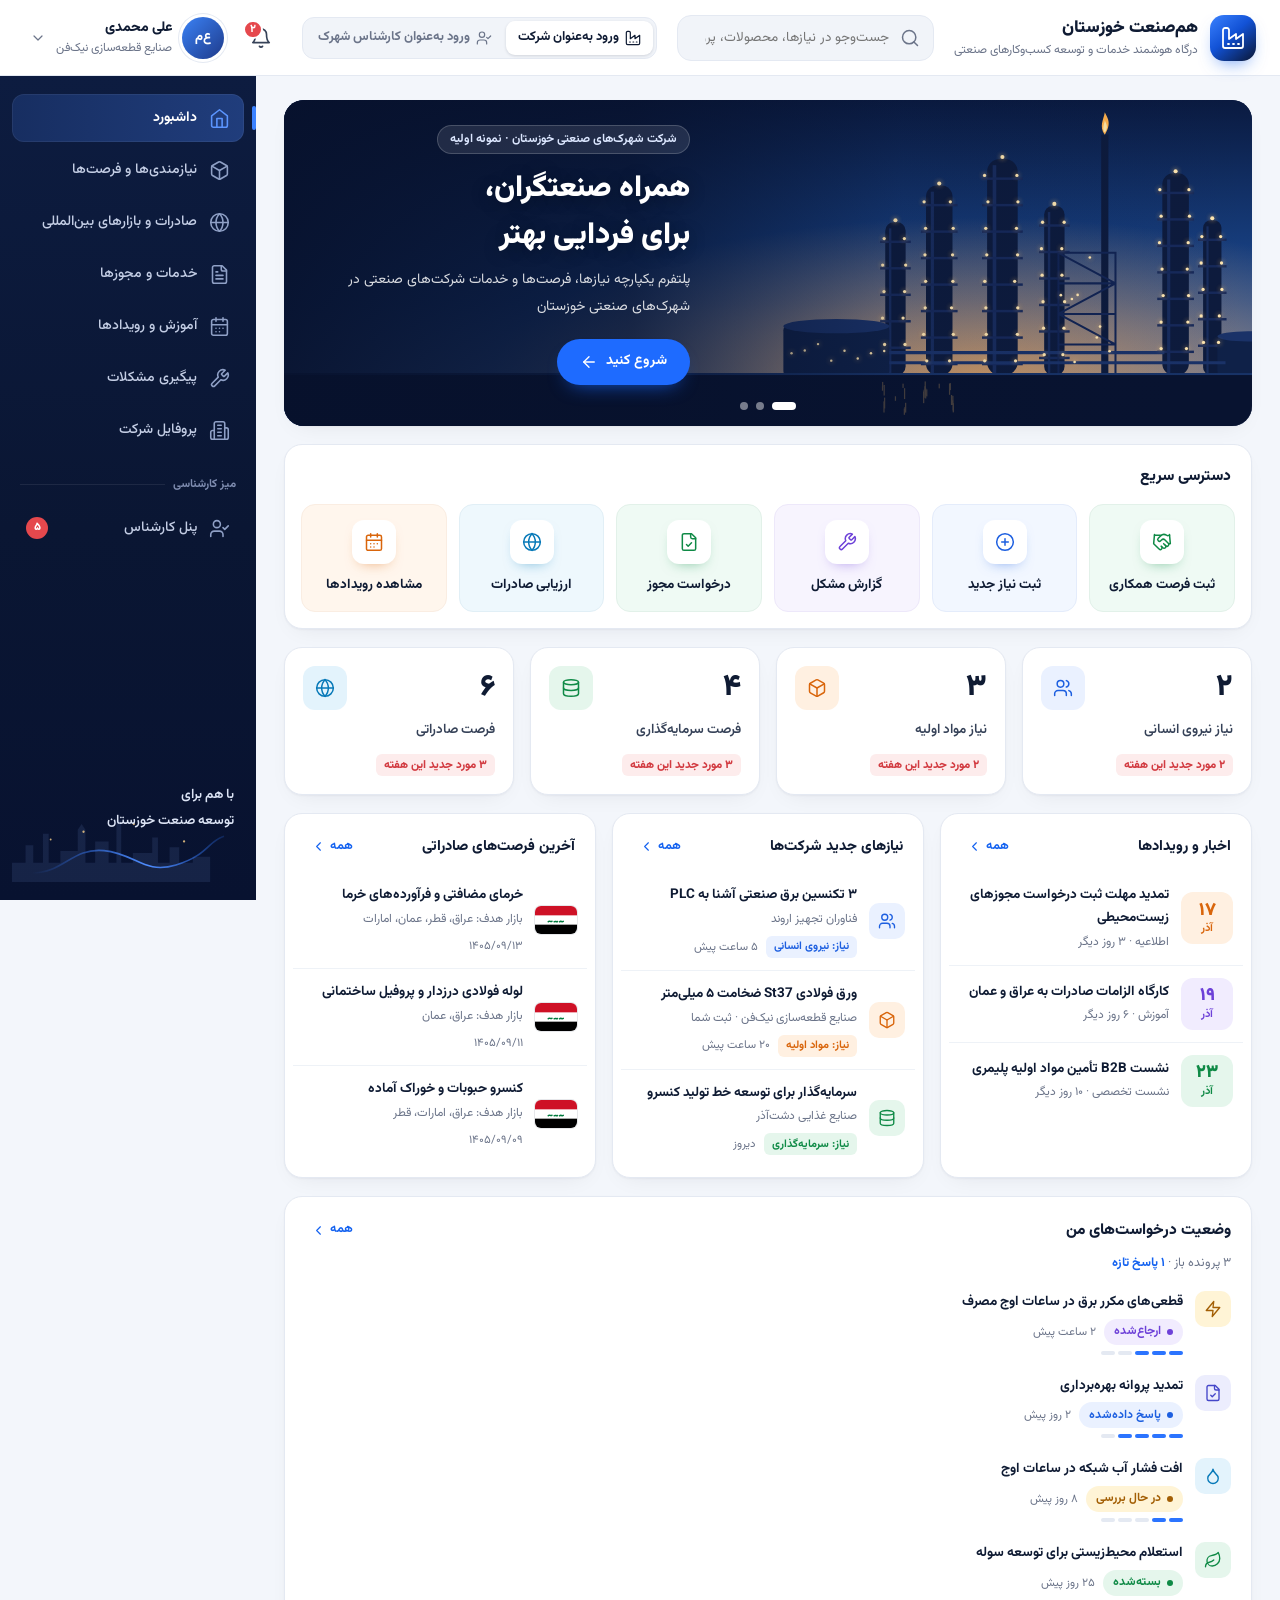
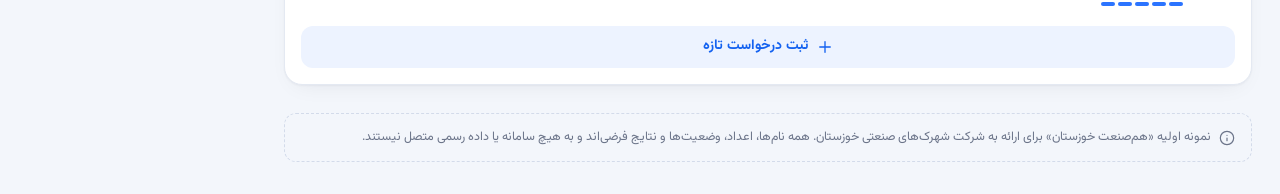
<file: index.html>
<!doctype html>
<html lang="fa" dir="rtl">
<head>
  <meta charset="utf-8">
  <meta name="viewport" content="width=device-width, initial-scale=1">
  <title>هم‌صنعت خوزستان — نسخه نمایشی</title>
  <meta name="description" content="نمونه اولیه تعاملی درگاه هوشمند خدمات و توسعه کسب‌وکارهای صنعتی؛ همه داده‌ها فرضی هستند.">
  <meta name="theme-color" content="#0A1633">
  <meta name="robots" content="noindex, nofollow">
  <link rel="stylesheet" href="assets/font.css">
  <link rel="stylesheet" href="assets/base.css">
  <link rel="stylesheet" href="assets/pages.css">
</head>
<body>
  <header class="topbar">
    <button class="icon-btn only-mobile" data-action="toggle-nav" aria-label="باز کردن منو"><svg class="i" viewBox="0 0 24 24" fill="none" stroke="currentColor" stroke-width="1.8" stroke-linecap="round" aria-hidden="true"><path d="M4 6h16M4 12h16M4 18h16"/></svg></button>
    <a class="brand" href="#/dashboard" aria-label="هم‌صنعت خوزستان — داشبورد">
      <span class="brand-mark" id="brandMark"></span>
      <span class="brand-text">
        <strong>هم‌صنعت خوزستان</strong>
        <small>درگاه هوشمند خدمات و توسعه کسب‌وکارهای صنعتی</small>
      </span>
    </a>
    <div class="search" id="search">
      <span class="search-ico" id="searchIco"></span>
      <input id="searchInput" type="search" placeholder="جست‌وجو در نیازها، محصولات، پرونده‌ها و رویدادها…" autocomplete="off" aria-label="جست‌وجو">
      <div class="search-results" id="searchResults" hidden></div>
    </div>
    <div class="role-switch" id="roleSwitch" role="group" aria-label="نقش کاربر در دمو"></div>
    <div class="top-actions">
      <span class="demo-badge" title="همه نام‌ها، اعداد و وضعیت‌ها فرضی‌اند">نسخه نمایشی · داده‌ها فرضی</span>
      <div class="pop-wrap">
        <button class="icon-btn bell" id="bellBtn" data-action="toggle-notifs" aria-label="اعلان‌ها"></button>
        <div class="popover notif-pop" id="notifPop" hidden></div>
      </div>
      <div class="pop-wrap">
        <button class="user-chip" id="userChip" data-action="toggle-usermenu" aria-label="منوی کاربر"></button>
        <div class="popover user-pop" id="userPop" hidden></div>
      </div>
    </div>
  </header>

  <div class="shell">
    <aside class="sidebar" id="sidebar" aria-label="منوی اصلی"></aside>
    <div class="nav-scrim" data-action="toggle-nav"></div>
    <main class="main" id="view" tabindex="-1"></main>
  </div>

  <div class="overlay" id="overlay" hidden></div>
  <div class="toasts" id="toasts" aria-live="polite"></div>

  <script src="assets/icons.js"></script>
  <script src="assets/data.js"></script>
  <script src="assets/core.js"></script>
  <script src="assets/page-dashboard.js"></script>
  <script src="assets/page-needs.js"></script>
  <script src="assets/page-export.js"></script>
  <script src="assets/page-desk.js"></script>
  <script src="assets/page-more.js"></script>
  <script src="assets/main.js"></script>
</body>
</html>
</file>
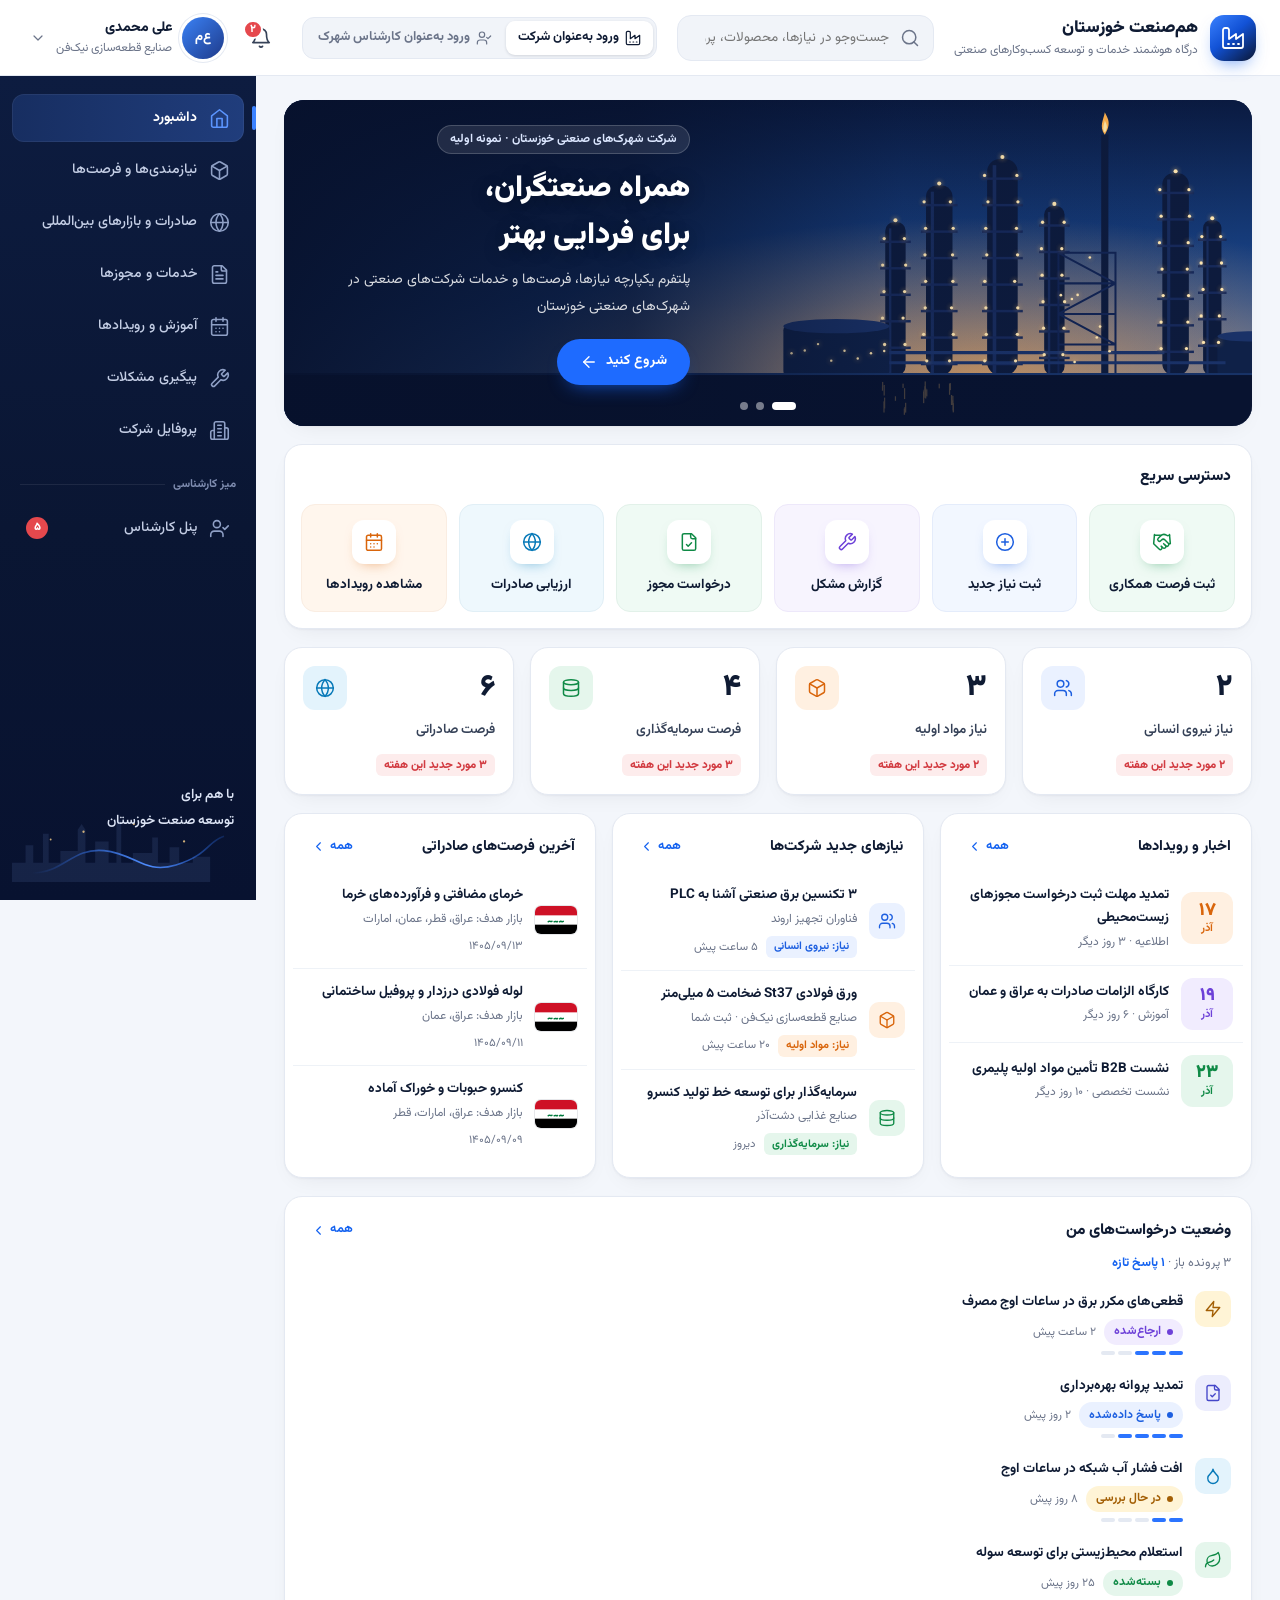
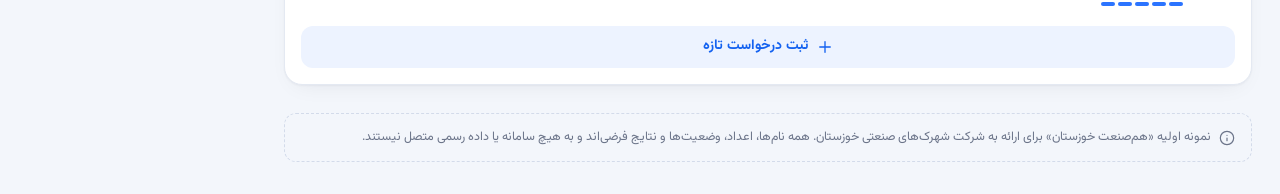
<file: hamsanat-khuzestan-demo.html>
<!doctype html>
<html lang="fa" dir="rtl">
<head>
  <meta charset="utf-8">
  <meta name="viewport" content="width=device-width, initial-scale=1">
  <title>هم‌صنعت خوزستان — نسخه نمایشی</title>
  <meta name="description" content="نمونه اولیه تعاملی درگاه هوشمند خدمات و توسعه کسب‌وکارهای صنعتی؛ همه داده‌ها فرضی هستند.">
  <meta name="theme-color" content="#0A1633">
  <meta name="robots" content="noindex, nofollow">
  <style>
/* Vazirmatn (OFL) embedded so the demo works offline from file:// */
@font-face{font-family:"Vazirmatn";src:url([data-uri]) format("woff2");font-weight:100 900;font-style:normal;font-display:swap}

</style>
  <style>
/* Base: tokens, layout (header + sidebar), shared components, overlays, responsive rules. */
:root {
  --navy-900: #081230; --navy-800: #0E1F45; --navy-700: #15295A;
  --blue-600: #1462F0; --blue-500: #2B74FF; --blue-50: #EDF3FF;
  --green: #12A150; --red: #E5484D;
  --bg: #F3F6FB; --bg-2: #F1F4F9; --card: #FFFFFF; --line: #E4E9F2; --line-2: #EEF2F7;
  --ink: #0F1B33; --ink-2: #364258; --muted: #6B7489;
  --radius: 18px;
  --shadow: 0 1px 2px rgba(16, 24, 40, .04), 0 8px 24px -12px rgba(16, 24, 40, .10);
  --shadow-lg: 0 24px 64px -16px rgba(8, 18, 48, .30);
  --top-h: 76px;
}
*, *::before, *::after { box-sizing: border-box; }
html { -webkit-text-size-adjust: 100%; scroll-behavior: smooth; }
body { margin: 0; font-family: Vazirmatn, "Segoe UI", Tahoma, sans-serif; font-size: 14px; line-height: 1.75; color: var(--ink); background: var(--bg); -webkit-font-smoothing: antialiased; }
body.locked { overflow: hidden; }
h1, h2, h3, h4, p, ol, ul { margin: 0; }
ul, ol { padding: 0; list-style: none; }
button, input, select, textarea { font: inherit; color: inherit; }
a { color: inherit; }
[hidden] { display: none !important; }
.i { width: 20px; height: 20px; flex-shrink: 0; display: block; }
:focus-visible { outline: 3px solid rgba(43, 116, 255, .45); outline-offset: 2px; }
::selection { background: #CFE0FF; }

/* tones: --tc = foreground, --tb = soft background */
.tone-blue { --tc: #1D5FE0; --tb: #EAF1FF; }
.tone-green { --tc: #0F8A46; --tb: #E5F6EC; }
.tone-orange { --tc: #D9650B; --tb: #FFF0E1; }
.tone-purple { --tc: #6D41D8; --tb: #F1ECFE; }
.tone-sky { --tc: #0779B8; --tb: #E3F3FC; }
.tone-amber { --tc: #A35F05; --tb: #FFF4D6; }
.tone-red { --tc: #D23B41; --tb: #FDECEC; }
.tone-gray { --tc: #4B5568; --tb: #EEF1F6; }
.tone-slate { --tc: #3A4A6B; --tb: #E7ECF4; }
.tone-indigo { --tc: #4446C9; --tb: #ECEDFD; }

/* ---------- header ---------- */
.topbar { position: sticky; top: 0; z-index: 40; height: var(--top-h); display: flex; align-items: center; gap: 20px; padding: 0 24px; background: rgba(255, 255, 255, .94); backdrop-filter: saturate(1.4) blur(10px); border-bottom: 1px solid var(--line); }
.brand { display: flex; align-items: center; gap: 12px; text-decoration: none; flex-shrink: 0; min-width: 0; }
.brand-mark { width: 46px; height: 46px; border-radius: 14px; display: grid; place-items: center; color: #fff; background: linear-gradient(140deg, #3B82FF 0%, #1252D6 45%, #0A1633 100%); box-shadow: 0 8px 18px -8px rgba(20, 98, 240, .7); }
.brand-mark .i { width: 24px; height: 24px; }
.brand-text strong { display: block; font-size: 17px; font-weight: 900; line-height: 1.5; }
.brand-text small { display: block; font-size: 12px; color: var(--muted); line-height: 1.5; }
.search { position: relative; flex: 1; max-width: 460px; margin-inline: auto; }
.search-ico { position: absolute; inset-inline-start: 14px; top: 50%; transform: translateY(-50%); color: var(--muted); pointer-events: none; }
.search input { width: 100%; height: 46px; border-radius: 14px; border: 1px solid var(--line); background: var(--bg-2); padding-inline: 44px 14px; font-size: 13.5px; transition: background .15s, border-color .15s, box-shadow .15s; }
.search input:focus { outline: none; background: #fff; border-color: var(--blue-500); box-shadow: 0 0 0 4px rgba(43, 116, 255, .14); }
.search-results { position: absolute; top: calc(100% + 8px); inset-inline: 0; background: #fff; border: 1px solid var(--line); border-radius: 16px; box-shadow: var(--shadow-lg); z-index: 60; padding: 6px; max-height: 70vh; overflow-y: auto; }
.sr-group { font-size: 11.5px; color: var(--muted); font-weight: 700; padding: 10px 10px 4px; }
.sr-item { display: flex; align-items: center; gap: 10px; width: 100%; padding: 8px 10px; border-radius: 10px; border: 0; background: none; text-align: start; cursor: pointer; }
.sr-item:hover, .sr-item.active { background: var(--bg-2); }
.sr-item strong { display: block; font-size: 13.5px; font-weight: 700; line-height: 1.6; }
.sr-item small { display: block; font-size: 12px; color: var(--muted); }
.sr-empty { padding: 18px; text-align: center; color: var(--muted); font-size: 13px; }
.top-actions { display: flex; align-items: center; gap: 10px; flex-shrink: 0; }
.demo-badge { font-size: 12px; font-weight: 700; color: #8A5A00; background: #FFF6DD; border: 1px solid #F3DC9A; padding: 5px 11px; border-radius: 999px; white-space: nowrap; }
.role-switch { display: flex; background: var(--bg-2); border: 1px solid var(--line); border-radius: 12px; padding: 3px; gap: 2px; }
.role-switch button { display: flex; align-items: center; gap: 6px; height: 34px; padding: 0 12px; border-radius: 9px; border: 0; background: transparent; font-size: 13px; font-weight: 700; color: var(--muted); cursor: pointer; white-space: nowrap; }
.role-switch button .i { width: 16px; height: 16px; }
.role-switch button.on { background: #fff; color: var(--ink); box-shadow: 0 1px 3px rgba(16, 24, 40, .14); }
.icon-btn { width: 42px; height: 42px; border-radius: 12px; border: 0; background: transparent; display: grid; place-items: center; color: var(--ink-2); cursor: pointer; position: relative; flex-shrink: 0; }
.icon-btn:hover { background: var(--bg-2); }
.icon-btn .i { width: 22px; height: 22px; }
.only-mobile { display: none !important; }
.bell-count { position: absolute; top: 3px; inset-inline-end: 3px; min-width: 19px; height: 19px; padding: 0 5px; border-radius: 10px; background: var(--red); color: #fff; font-size: 11px; font-weight: 800; display: grid; place-items: center; border: 2px solid #fff; line-height: 1; }
.user-chip { display: flex; align-items: center; gap: 10px; border: 0; background: transparent; padding: 4px 6px; border-radius: 14px; cursor: pointer; text-align: start; }
.user-chip:hover { background: var(--bg-2); }
.user-chip > .i { width: 16px; height: 16px; color: var(--muted); }
.avatar { width: 42px; height: 42px; border-radius: 50%; display: grid; place-items: center; color: #fff; font-weight: 800; font-size: 13px; background: linear-gradient(135deg, #3B82F6, #1E3A8A); flex-shrink: 0; box-shadow: 0 0 0 3px #fff, 0 0 0 4px var(--line); }
.avatar.expert { background: linear-gradient(135deg, #8B5CF6, #4C1D95); }
.avatar.lg { width: 50px; height: 50px; font-size: 15px; }
.who strong { display: block; font-size: 14px; font-weight: 800; line-height: 1.5; }
.who small { display: block; font-size: 12px; color: var(--muted); line-height: 1.5; }

/* popovers */
.pop-wrap { position: relative; }
.popover { position: absolute; top: calc(100% + 10px); inset-inline-end: 0; width: 370px; background: #fff; border: 1px solid var(--line); border-radius: 16px; box-shadow: var(--shadow-lg); z-index: 60; overflow: hidden; animation: pop .16s ease-out; }
@keyframes pop { from { opacity: 0; transform: translateY(-6px); } }
.pop-head { display: flex; justify-content: space-between; align-items: center; padding: 14px 16px; border-bottom: 1px solid var(--line-2); }
.pop-list { max-height: 380px; overflow-y: auto; }
.notif { display: flex; gap: 12px; width: 100%; text-align: start; background: none; border: 0; padding: 12px 16px; cursor: pointer; border-bottom: 1px solid var(--line-2); align-items: flex-start; }
.notif:hover { background: #F7F9FD; }
.notif.unread { background: #F4F8FF; }
.notif.unread .n-text::before { content: ''; display: inline-block; width: 7px; height: 7px; border-radius: 50%; background: var(--blue-600); margin-inline-end: 6px; vertical-align: middle; }
.n-body { display: flex; flex-direction: column; gap: 2px; min-width: 0; }
.n-text { font-size: 13px; line-height: 1.8; }
.n-body small { color: var(--muted); font-size: 11.5px; }
.pop-foot { font-size: 11.5px; color: var(--muted); padding: 10px 16px; background: #FAFBFD; }
.pop-empty { padding: 24px; text-align: center; color: var(--muted); }
.user-pop { width: 310px; padding: 8px; }
.user-card { display: flex; gap: 12px; align-items: center; padding: 10px 10px 14px; border-bottom: 1px solid var(--line-2); margin-bottom: 6px; }
.user-card strong { display: block; font-weight: 800; }
.user-card small { color: var(--muted); font-size: 12px; line-height: 1.7; display: block; }
.menu-item { display: flex; align-items: center; gap: 10px; width: 100%; height: 42px; padding: 0 10px; border-radius: 10px; border: 0; background: none; font-size: 13.5px; font-weight: 600; color: var(--ink); cursor: pointer; text-decoration: none; }
.menu-item:hover { background: var(--bg-2); }
.menu-item .i { width: 18px; height: 18px; color: var(--muted); }
.menu-item.danger, .menu-item.danger .i { color: #C2383E; }
.menu-note { font-size: 11.5px; color: var(--muted); padding: 8px 10px 4px; }

/* ---------- shell + sidebar ---------- */
.shell { display: grid; grid-template-columns: minmax(0, 1fr) 256px; grid-template-areas: "main side"; min-height: calc(100vh - var(--top-h)); }
.main { grid-area: main; padding: 24px 28px 32px; min-width: 0; outline: none; }
.sidebar { grid-area: side; position: sticky; top: var(--top-h); height: calc(100vh - var(--top-h)); display: flex; flex-direction: column; padding: 18px 12px 0; background: linear-gradient(180deg, #0D1C40 0%, #0A1633 55%, #081230 100%); color: #C9D3EA; overflow-y: auto; scrollbar-width: thin; scrollbar-color: #24396B transparent; }
.nav { display: flex; flex-direction: column; gap: 4px; }
.nav-item { position: relative; display: flex; align-items: center; gap: 12px; min-height: 48px; padding: 0 14px; border-radius: 12px; color: #C3CDE4; text-decoration: none; font-size: 14px; font-weight: 500; transition: background .15s, color .15s; }
.nav-item .i { width: 21px; height: 21px; color: #8FA0C6; }
.nav-item:hover { background: rgba(255, 255, 255, .06); color: #fff; }
.nav-item.active { background: linear-gradient(270deg, #203D7C, #172E61); color: #fff; font-weight: 700; box-shadow: inset 0 0 0 1px rgba(255, 255, 255, .06); }
.nav-item.active .i { color: #5B95FF; }
.nav-item.active::before { content: ''; position: absolute; inset-inline-start: -12px; top: 12px; bottom: 12px; width: 4px; border-radius: 4px; background: #3B82FF; }
.nav-badge { margin-inline-start: auto; min-width: 22px; height: 22px; border-radius: 11px; background: var(--red); color: #fff; font-size: 11.5px; display: grid; place-items: center; padding: 0 6px; font-weight: 800; line-height: 1; }
.nav-sep { display: flex; align-items: center; gap: 8px; margin: 16px 8px 6px; font-size: 11.5px; font-weight: 700; color: #7F8DB0; }
.nav-sep::after { content: ''; flex: 1; height: 1px; background: rgba(255, 255, 255, .08); }
.side-foot { position: relative; margin-top: auto; padding: 32px 10px 0; min-height: 150px; }
.side-foot p { position: relative; z-index: 1; font-size: 13.5px; font-weight: 600; line-height: 1.9; color: #DCE4F5; }
.side-skyline { position: absolute; inset-inline: 0; bottom: 18px; width: 100%; color: rgba(120, 150, 215, .13); }
.side-wave { position: relative; display: block; width: 100%; height: 48px; }
.nav-scrim { display: none; }

/* ---------- shared components ---------- */
.card { background: var(--card); border: 1px solid var(--line); border-radius: var(--radius); box-shadow: var(--shadow); min-width: 0; }
.card-pad { padding: 20px; }
.card-head { display: flex; align-items: center; justify-content: space-between; gap: 12px; padding: 18px 20px 8px; }
.card-head h2 { font-size: 15.5px; font-weight: 800; }
.card-head .sub { font-size: 12.5px; color: var(--muted); }
.link { display: inline-flex; align-items: center; gap: 4px; padding: 4px 6px; border: 0; border-radius: 6px; background: none; color: var(--blue-600); font-size: 12.5px; font-weight: 700; cursor: pointer; text-decoration: none; white-space: nowrap; }
.link:hover { background: var(--blue-50); }
.link .i { width: 15px; height: 15px; }
.btn { display: inline-flex; align-items: center; justify-content: center; gap: 8px; height: 42px; padding: 0 18px; border-radius: 12px; border: 1px solid transparent; font-size: 14px; font-weight: 700; cursor: pointer; white-space: nowrap; text-decoration: none; transition: background .15s, border-color .15s, box-shadow .15s, transform .1s; }
.btn .i { width: 18px; height: 18px; }
.btn:active { transform: translateY(1px); }
.btn:disabled { opacity: .65; cursor: default; transform: none; }
.btn-primary { background: var(--blue-600); color: #fff; box-shadow: 0 10px 20px -12px rgba(20, 98, 240, .95); }
.btn-primary:hover { background: #0F55D6; }
.btn-ghost { background: #fff; border-color: var(--line); color: var(--ink); }
.btn-ghost:hover { border-color: #C9D3E6; background: #FAFBFE; }
.btn-soft { background: var(--blue-50); color: var(--blue-600); }
.btn-soft:hover { background: #DFEAFF; }
.btn-green { background: var(--green); color: #fff; }
.btn-green:hover { background: #0E8C45; }
.btn-done { background: #E5F6EC; color: #0F8A46; }
.btn-sm { height: 34px; padding: 0 12px; font-size: 13px; border-radius: 10px; }
.btn-block { width: 100%; }
.itile { width: 44px; height: 44px; border-radius: 12px; display: grid; place-items: center; background: var(--tb); color: var(--tc); flex-shrink: 0; }
.itile.sm { width: 36px; height: 36px; border-radius: 10px; }
.itile.sm .i { width: 18px; height: 18px; }
.itile.lg { width: 52px; height: 52px; border-radius: 14px; }
.itile.lg .i { width: 26px; height: 26px; }
.pill { display: inline-flex; align-items: center; gap: 6px; height: 26px; padding: 0 10px; border-radius: 999px; background: var(--tb); color: var(--tc); font-size: 12px; font-weight: 700; white-space: nowrap; }
.pill .dot { width: 6px; height: 6px; border-radius: 50%; background: currentColor; }
.pill .i { width: 14px; height: 14px; }
.prio { display: inline-flex; align-items: center; gap: 4px; font-size: 12px; font-weight: 700; color: var(--tc); white-space: nowrap; }
.prio .i { width: 14px; height: 14px; }
.chip-cat { display: inline-flex; align-items: center; gap: 6px; height: 26px; padding: 0 10px 0 8px; border-radius: 8px; background: var(--tb); color: var(--tc); font-size: 12px; font-weight: 700; white-space: nowrap; }
.chip-cat .i { width: 15px; height: 15px; }
.badge-new { display: inline-flex; align-items: center; height: 22px; padding: 0 8px; border-radius: 6px; background: #FDECEC; color: #D23B41; font-size: 11.5px; font-weight: 800; white-space: nowrap; }
.badge-mine { display: inline-flex; align-items: center; height: 22px; padding: 0 8px; border-radius: 6px; background: #EAF1FF; color: #1D5FE0; font-size: 11.5px; font-weight: 800; white-space: nowrap; }
.kind { font-size: 11.5px; font-weight: 700; padding: 2px 8px; border-radius: 6px; border: 1px solid; white-space: nowrap; }
.kind-need { color: #1D5FE0; border-color: #C9DBFF; background: #F5F9FF; }
.kind-offer { color: #0F8A46; border-color: #BFE8CF; background: #F3FBF6; }
.code { font-family: ui-monospace, "Cascadia Mono", Consolas, monospace; font-size: .9em; letter-spacing: .2px; color: var(--ink-2); unicode-bidi: isolate; white-space: nowrap; }
.demo-tag { display: inline-flex; align-items: center; gap: 5px; font-size: 11.5px; font-weight: 700; color: #8A5A00; background: #FFF6DD; border: 1px dashed #EAC567; padding: 2px 8px; border-radius: 8px; white-space: nowrap; }
.demo-tag .i { width: 14px; height: 14px; }
.muted { color: var(--muted); }
.meta { display: flex; flex-wrap: wrap; align-items: center; gap: 6px 14px; color: var(--muted); font-size: 12.5px; }
.meta span { display: inline-flex; align-items: center; gap: 5px; }
.meta .i { width: 15px; height: 15px; }
.flag { display: inline-block; border-radius: 4px; overflow: hidden; box-shadow: 0 0 0 1px rgba(15, 27, 51, .1); line-height: 0; flex-shrink: 0; }
.flag svg { display: block; width: 100%; height: 100%; }
.flag-sm { width: 21px; height: 14px; border-radius: 3px; }
.flag-md { width: 30px; height: 20px; }
.flag-lg { width: 42px; height: 28px; border-radius: 6px; }
.flags { display: inline-flex; gap: 4px; align-items: center; }

/* page head + toolbars */
.page-head { display: flex; align-items: flex-end; justify-content: space-between; gap: 16px; margin-bottom: 20px; flex-wrap: wrap; }
.page-head h1 { font-size: 23px; font-weight: 900; letter-spacing: -.2px; line-height: 1.6; }
.page-head p { color: var(--muted); margin-top: 4px; font-size: 14px; max-width: 680px; line-height: 1.9; }
.page-actions { display: flex; gap: 10px; flex-wrap: wrap; }
.toolbar { display: flex; gap: 10px; align-items: center; flex-wrap: wrap; margin-bottom: 16px; }
.tsearch { position: relative; flex: 1 1 240px; max-width: 360px; }
.tsearch .i { position: absolute; inset-inline-start: 12px; top: 50%; transform: translateY(-50%); width: 18px; height: 18px; color: var(--muted); pointer-events: none; }
.tsearch input { width: 100%; height: 42px; padding-inline: 40px 12px; border-radius: 12px; border: 1px solid var(--line); background: #fff; }
.tsearch input:focus, .tselect:focus { outline: none; border-color: var(--blue-500); box-shadow: 0 0 0 4px rgba(43, 116, 255, .12); }
.tselect { height: 42px; border-radius: 12px; border: 1px solid var(--line); background: #fff; padding: 0 12px; font-size: 13.5px; min-width: 140px; }
.fchips { display: flex; gap: 6px; flex-wrap: wrap; }
.fchip { display: inline-flex; align-items: center; gap: 6px; height: 36px; padding: 0 12px; border-radius: 10px; border: 1px solid var(--line); background: #fff; font-size: 13px; font-weight: 600; color: var(--ink-2); cursor: pointer; white-space: nowrap; }
.fchip:hover { border-color: #C9D3E6; }
.fchip .i { width: 16px; height: 16px; }
.fchip b { font-size: 11.5px; background: var(--bg-2); color: var(--muted); padding: 0 7px; border-radius: 6px; line-height: 1.7; }
.fchip.on { background: var(--navy-800); color: #fff; border-color: var(--navy-800); }
.fchip.on b { background: rgba(255, 255, 255, .16); color: #fff; }
.empty { text-align: center; padding: 40px 20px; color: var(--muted); }
.empty > .i { width: 36px; height: 36px; color: #B4BDCE; margin: 0 auto 8px; }
.empty p { margin-bottom: 12px; }
.foot-note { display: flex; gap: 8px; align-items: flex-start; margin-top: 28px; padding: 12px 16px; border-radius: 12px; border: 1px dashed #D3DBEA; color: var(--muted); font-size: 12.5px; line-height: 1.9; }
.foot-note .i { width: 16px; height: 16px; margin-top: 4px; }

/* stepper */
.stepper { display: flex; padding: 4px 0 0; }
.stepper li { flex: 1; display: flex; flex-direction: column; align-items: center; gap: 8px; position: relative; text-align: center; min-width: 0; }
.stepper li::before { content: ''; position: absolute; top: 15px; inset-inline-start: 50%; width: 100%; height: 2px; background: var(--line); }
.stepper li:last-child::before { display: none; }
.stepper li.done::before { background: var(--green); }
.st-dot { position: relative; z-index: 1; width: 32px; height: 32px; border-radius: 50%; display: grid; place-items: center; background: #fff; border: 2px solid var(--line); color: var(--muted); font-weight: 800; font-size: 13px; }
.st-dot .i { width: 16px; height: 16px; }
.stepper li.done .st-dot { background: var(--green); border-color: var(--green); color: #fff; }
.stepper li.current .st-dot { background: var(--blue-600); border-color: var(--blue-600); color: #fff; box-shadow: 0 0 0 5px rgba(43, 116, 255, .16); }
.st-label { font-size: 12px; font-weight: 700; color: var(--muted); line-height: 1.6; }
.stepper li.current .st-label { color: var(--ink); }
.mini-steps { display: inline-flex; gap: 3px; }
.mini-steps i { width: 14px; height: 4px; border-radius: 2px; background: var(--line); }
.mini-steps i.on { background: var(--blue-500); }

/* tables */
.table-wrap { overflow-x: auto; }
.tbl { width: 100%; border-collapse: separate; border-spacing: 0; font-size: 13.5px; }
.tbl th { text-align: start; font-size: 12px; color: var(--muted); font-weight: 700; padding: 12px 14px; background: #F8FAFD; border-bottom: 1px solid var(--line); white-space: nowrap; }
.tbl td { padding: 13px 14px; border-bottom: 1px solid var(--line-2); vertical-align: middle; }
.tbl tr:last-child td { border-bottom: 0; }
.tbl tr.row { cursor: pointer; }
.tbl tr.row:hover td { background: #F7F9FD; }
.tbl tr.row.flash td { animation: flash 1.6s ease-out; }
@keyframes flash { from { background: #FFF6D6; } }
.t-title { display: flex; align-items: center; gap: 12px; min-width: 220px; }
.t-title strong { display: block; font-weight: 700; line-height: 1.6; }
.t-title small { display: block; color: var(--muted); font-size: 12px; }
.t-go { color: #A3ADC0; }

/* ---------- forms ---------- */
.form-grid { display: grid; grid-template-columns: 1fr 1fr; gap: 16px; }
.form-grid .full { grid-column: 1 / -1; }
.field { display: flex; flex-direction: column; gap: 7px; min-width: 0; }
.field > label, .field > .label { font-size: 13px; font-weight: 700; color: var(--ink-2); }
.field input:not([type=radio]):not([type=checkbox]), .field select, .field textarea { width: 100%; height: 44px; border-radius: 12px; border: 1px solid #D8DFEB; background: #fff; padding: 0 12px; font-size: 14px; transition: border-color .15s, box-shadow .15s; }
.field textarea { height: auto; min-height: 92px; padding: 10px 12px; resize: vertical; line-height: 1.9; }
.field input:focus, .field select:focus, .field textarea:focus { outline: none; border-color: var(--blue-500); box-shadow: 0 0 0 4px rgba(43, 116, 255, .14); }
.field .hint { font-size: 12px; color: var(--muted); }
.field-error { display: none; align-items: center; gap: 6px; font-size: 12.5px; font-weight: 600; color: #C2383E; }
.field-error .i { width: 15px; height: 15px; }
.field.has-error .field-error { display: flex; }
.field.has-error input:not([type=radio]):not([type=checkbox]), .field.has-error select, .field.has-error textarea { border-color: var(--red); box-shadow: 0 0 0 4px rgba(229, 72, 77, .1); }
.field.has-error .seg, .field.has-error .tile-pick, .field.has-error .checks { outline: 2px solid rgba(229, 72, 77, .45); outline-offset: 4px; border-radius: 12px; }
.seg { display: flex; flex-wrap: wrap; gap: 4px; padding: 4px; background: var(--bg-2); border: 1px solid var(--line); border-radius: 12px; }
.seg-opt { position: relative; flex: 1; min-width: 70px; }
.seg-opt input { position: absolute; inset: 0; opacity: 0; cursor: pointer; margin: 0; }
.seg-opt span { display: flex; align-items: center; justify-content: center; gap: 6px; height: 36px; padding: 0 8px; border-radius: 9px; font-size: 13px; font-weight: 700; color: var(--muted); white-space: nowrap; transition: background .15s; }
.seg-opt span .i { width: 16px; height: 16px; }
.seg-opt input:checked + span { background: #fff; color: var(--ink); box-shadow: 0 1px 3px rgba(16, 24, 40, .14); }
.seg-opt input:focus-visible + span { outline: 3px solid rgba(43, 116, 255, .45); }
.tile-pick { display: grid; grid-template-columns: repeat(auto-fill, minmax(112px, 1fr)); gap: 8px; }
.tp-opt { position: relative; }
.tp-opt input { position: absolute; inset: 0; opacity: 0; cursor: pointer; margin: 0; }
.tp-opt span { display: flex; flex-direction: column; align-items: center; justify-content: center; gap: 6px; min-height: 80px; padding: 12px 8px; border: 1.5px solid var(--line); border-radius: 12px; background: #fff; font-size: 13px; font-weight: 700; color: var(--ink-2); text-align: center; line-height: 1.5; transition: border-color .15s, background .15s; }
.tp-opt span .i { width: 24px; height: 24px; color: var(--tc); }
.tp-opt input:checked + span { border-color: var(--tc); background: var(--tb); color: var(--tc); }
.tp-opt input:focus-visible + span { outline: 3px solid rgba(43, 116, 255, .45); outline-offset: 2px; }
.checks { display: flex; flex-wrap: wrap; gap: 8px; }
.check { display: inline-flex; align-items: center; gap: 8px; padding: 8px 12px; border: 1px solid var(--line); border-radius: 10px; background: #fff; font-size: 13px; font-weight: 600; cursor: pointer; }
.check input { width: 17px; height: 17px; margin: 0; accent-color: var(--blue-600); }
.check:has(input:checked) { border-color: #A9C4FF; background: #F3F7FF; color: var(--blue-600); }
.inline-row { display: flex; gap: 8px; }
.inline-row > :first-child { flex: 1; }
.inline-row select { width: auto !important; min-width: 140px; }
.tags-live { display: flex; flex-wrap: wrap; gap: 6px; min-height: 26px; align-items: center; font-size: 12px; color: var(--muted); }
.tag { display: inline-flex; align-items: center; gap: 4px; height: 24px; padding: 0 9px; border-radius: 6px; background: var(--bg-2); color: var(--ink-2); font-size: 12px; font-weight: 600; }
.tag.hit { background: #EAF1FF; color: #1D5FE0; }

/* ---------- overlays ---------- */
.overlay { position: fixed; inset: 0; z-index: 80; display: flex; align-items: center; justify-content: center; padding: 24px; }
.scrim { position: absolute; inset: 0; background: rgba(8, 18, 44, .5); backdrop-filter: blur(3px); opacity: 0; transition: opacity .2s; }
.overlay.show .scrim { opacity: 1; }
.panel { position: relative; display: flex; flex-direction: column; width: 100%; max-height: calc(100vh - 48px); background: #fff; border-radius: 20px; box-shadow: var(--shadow-lg); outline: none; opacity: 0; transform: translateY(14px) scale(.985); transition: opacity .2s, transform .22s; }
.overlay.show .panel { opacity: 1; transform: none; }
.panel.size-sm { max-width: 480px; }
.panel.size-md { max-width: 660px; }
.panel.size-lg { max-width: 840px; }
.panel-drawer { position: fixed; top: 0; bottom: 0; inset-inline-end: 0; height: 100vh; max-height: none; max-width: 580px; border-radius: 0 20px 20px 0; transform: translateX(-36px); }
.panel-head { display: flex; align-items: flex-start; justify-content: space-between; gap: 12px; padding: 18px 22px 14px; border-bottom: 1px solid var(--line-2); }
.panel-title { min-width: 0; }
.panel-head h2 { font-size: 17px; font-weight: 800; line-height: 1.7; }
.panel-sub { display: flex; flex-wrap: wrap; align-items: center; gap: 6px; margin-top: 6px; color: var(--muted); font-size: 12.5px; }
.panel-body { flex: 1; padding: 18px 22px 22px; overflow-y: auto; overscroll-behavior: contain; }
.panel-foot { display: flex; flex-wrap: wrap; gap: 10px; padding: 14px 22px; border-top: 1px solid var(--line-2); background: #FAFBFD; border-radius: 0 0 20px 20px; }
.panel-drawer .panel-foot { border-radius: 0 0 20px 0; }
.sec { margin-top: 20px; }
.sec:first-child { margin-top: 0; }
.sec-title { display: flex; align-items: center; gap: 8px; font-size: 14px; font-weight: 800; margin-bottom: 10px; }
.sec-title .i { width: 18px; height: 18px; color: var(--muted); }
.kv { display: grid; grid-template-columns: repeat(2, minmax(0, 1fr)); gap: 10px; }
.kv > div { background: #F8FAFD; border: 1px solid var(--line-2); border-radius: 12px; padding: 10px 12px; min-width: 0; }
.kv dt, .kv .k { font-size: 12px; color: var(--muted); }
.kv dd, .kv .v { margin: 2px 0 0; font-weight: 700; font-size: 13.5px; line-height: 1.7; }
.prose { line-height: 2; color: var(--ink-2); }
.notice { display: flex; gap: 10px; align-items: flex-start; padding: 12px 14px; border-radius: 12px; font-size: 13px; line-height: 1.9; background: var(--tb, #F1F4F9); color: var(--tc, var(--ink-2)); }
.notice .i { width: 18px; height: 18px; margin-top: 3px; }
.success-hero { text-align: center; padding: 8px 0 4px; }
.success-hero .ok { width: 64px; height: 64px; border-radius: 50%; display: grid; place-items: center; margin: 0 auto 10px; background: #E5F6EC; color: var(--green); }
.success-hero .ok .i { width: 34px; height: 34px; }
.success-hero h3 { font-size: 18px; font-weight: 900; }
.success-hero p { color: var(--muted); margin-top: 4px; }

/* toasts */
.toasts { position: fixed; bottom: 24px; inset-inline-start: 24px; z-index: 100; display: flex; flex-direction: column; gap: 10px; pointer-events: none; }
.toast { display: flex; align-items: center; gap: 10px; max-width: 400px; padding: 12px 16px; border-radius: 14px; background: #0E1F45; color: #fff; box-shadow: var(--shadow-lg); font-size: 13.5px; font-weight: 600; line-height: 1.8; opacity: 0; transform: translateY(16px); transition: opacity .25s, transform .25s; }
.toast.show { opacity: 1; transform: none; }
.toast .i { width: 20px; height: 20px; color: #4ADE80; }
.toast-info .i { color: #93C5FD; }
.toast-warn .i { color: #FBBF24; }

/* ---------- responsive ---------- */
@media (max-width: 1360px) { .demo-badge { display: none; } }
@media (max-width: 1180px) { .who, .user-chip > .i { display: none; } }
@media (max-width: 1100px) {
  .shell { grid-template-columns: minmax(0, 1fr); grid-template-areas: "main"; }
  .sidebar { position: fixed; top: 0; bottom: 0; inset-inline-start: 0; z-index: 90; width: 284px; height: 100vh; padding-top: 20px; transform: translateX(105%); transition: transform .25s ease; }
  body.nav-open .sidebar { transform: none; box-shadow: var(--shadow-lg); }
  body.nav-open .nav-scrim { display: block; position: fixed; inset: 0; z-index: 85; background: rgba(8, 18, 44, .45); }
  .nav-item.active::before { display: none; }
  .only-mobile { display: grid !important; }
  .brand-text small { display: none; }
}
@media (max-width: 900px) {
  .topbar { position: relative; flex-wrap: wrap; height: auto; padding: 10px 14px; gap: 8px 6px; }
  .brand { flex: 1; }
  .search { order: 10; flex-basis: 100%; max-width: none; }
}
@media (max-width: 760px) {
  :root { --top-h: 64px; }
  .topbar { padding: 10px 12px; }
  .brand-mark { width: 40px; height: 40px; border-radius: 12px; }
  .brand-text strong { font-size: 15.5px; }
  .search input { height: 42px; }
  .role-switch { order: 11; flex-basis: 100%; }
  .role-switch button { flex: 1; justify-content: center; padding: 0 6px; font-size: 12.5px; }
  .role-switch button .i { display: none; }
  .top-actions { gap: 4px; }
  .avatar { width: 38px; height: 38px; }
  .popover { position: fixed; top: 62px; left: 10px; right: 10px; width: auto; }
  .main { padding: 16px 14px 24px; }
  .page-head h1 { font-size: 20px; }
  .page-actions { width: 100%; }
  .page-actions .btn { flex: 1; }
  .tsearch { max-width: none; flex-basis: 100%; }
  .tselect { flex: 1; min-width: 0; }
  .form-grid { grid-template-columns: 1fr; }
  .kv { grid-template-columns: 1fr; }
  .overlay { padding: 0; align-items: flex-end; }
  .panel, .panel-drawer { position: relative; top: auto; max-width: none !important; height: auto; max-height: 92vh; border-radius: 20px 20px 0 0; transform: translateY(40px); }
  .panel-foot, .panel-drawer .panel-foot { border-radius: 0; }
  .panel-head, .panel-body, .panel-foot { padding-inline: 16px; }
  .toasts { inset-inline: 12px; bottom: 12px; align-items: center; }
  .tbl.stack thead { display: none; }
  .tbl.stack, .tbl.stack tbody, .tbl.stack tr, .tbl.stack td { display: block; width: 100%; }
  .tbl.stack tr { padding: 12px 14px; border-bottom: 1px solid var(--line-2); }
  .tbl.stack td { padding: 3px 0; border: 0; }
  .tbl.stack td[data-label] { display: flex; align-items: center; justify-content: space-between; gap: 10px; font-size: 13px; }
  .tbl.stack td[data-label]::before { content: attr(data-label); color: var(--muted); font-size: 12px; }
  .tbl.stack .t-go { display: none; }
  .t-title { min-width: 0; margin-bottom: 6px; }
  .stepper .st-label { font-size: 10.5px; }
}
@media (prefers-reduced-motion: reduce) { *, *::before, *::after { transition: none !important; animation: none !important; } html { scroll-behavior: auto; } }

</style>
  <style>
/* Page-specific styles. */

/* ---------- dashboard ---------- */
.dash { display: grid; grid-template-columns: 312px minmax(0, 1fr); grid-template-areas: "side main"; gap: 22px; align-items: start; }
.dash-main { grid-area: main; display: flex; flex-direction: column; gap: 20px; min-width: 0; }
.dash-side { grid-area: side; display: flex; flex-direction: column; gap: 20px; min-width: 0; }

.hero { position: relative; height: 326px; border-radius: 20px; overflow: hidden; background: #0A1A40; box-shadow: var(--shadow); isolation: isolate; }
.slide { position: absolute; inset: 0; opacity: 0; visibility: hidden; transition: opacity .7s ease, visibility .7s; }
.slide.on { opacity: 1; visibility: visible; }
.hero-art { position: absolute; inset: 0; width: 100%; height: 100%; display: block; }
.slide::after { content: ''; position: absolute; inset: 0; background: linear-gradient(90deg, rgba(7, 17, 44, .94) 0%, rgba(7, 17, 44, .74) 36%, rgba(7, 17, 44, .1) 64%, rgba(7, 17, 44, 0) 100%); }
.hero-copy { position: absolute; z-index: 2; top: 0; bottom: 0; inset-inline-end: 0; width: min(440px, 48%); padding: 22px 34px 38px; display: flex; flex-direction: column; justify-content: center; align-items: flex-start; color: #fff; }
.eyebrow { display: inline-flex; padding: 3px 12px; margin-bottom: 12px; border-radius: 999px; font-size: 12px; font-weight: 700; color: #DCE7FF; background: rgba(255, 255, 255, .1); border: 1px solid rgba(255, 255, 255, .18); }
.hero-copy h2 { font-size: 30px; font-weight: 900; line-height: 1.55; text-shadow: 0 2px 18px rgba(0, 0, 0, .3); }
.hero-copy p { margin: 8px 0 18px; font-size: 14px; line-height: 1.9; color: rgba(255, 255, 255, .84); }
.btn-hero { height: 46px; padding: 0 22px; border-radius: 999px; background: #1E6BFF; }
.btn-hero:hover { background: #3B80FF; }
.dots { position: absolute; z-index: 3; bottom: 16px; left: 50%; transform: translateX(-50%); display: flex; gap: 8px; }
.dot { position: relative; width: 8px; height: 8px; padding: 0; border: 0; border-radius: 4px; background: rgba(255, 255, 255, .45); cursor: pointer; transition: width .25s, background .25s; }
.dot::before { content: ''; position: absolute; inset: -9px -5px; }
.dot.on { width: 24px; background: #fff; }

.stats { display: grid; grid-template-columns: repeat(4, minmax(0, 1fr)); gap: 16px; }
.stat { display: flex; flex-direction: column; align-items: flex-start; gap: 12px; padding: 18px; text-align: start; cursor: pointer; transition: transform .15s, box-shadow .15s, border-color .15s; }
.stat:hover { transform: translateY(-2px); border-color: #CFDAF0; box-shadow: 0 16px 32px -20px rgba(16, 24, 40, .3); }
.stat-top { display: flex; align-items: center; justify-content: space-between; gap: 10px; width: 100%; }
.stat-top strong { font-size: 30px; font-weight: 900; line-height: 1.25; }
.stat-label { margin-top: -4px; font-size: 13.5px; font-weight: 600; color: var(--ink-2); }
.stat-none { display: inline-flex; align-items: center; height: 22px; font-size: 12px; color: var(--muted); }

.dash-lists { display: grid; grid-template-columns: repeat(3, minmax(0, 1fr)); gap: 16px; }
.list-card { display: flex; flex-direction: column; }
.list-card .card-head h2 { min-width: 0; overflow: hidden; white-space: nowrap; text-overflow: ellipsis; font-size: 14.5px; }
.rows { padding: 2px 8px 10px; }
.rows li + li { border-top: 1px solid var(--line-2); }
.row-btn { display: flex; align-items: center; gap: 12px; width: 100%; padding: 12px 10px; border: 0; border-radius: 12px; background: none; text-align: start; cursor: pointer; transition: background .12s; }
.row-btn:hover { background: #F6F8FC; }
.row-main { flex: 1; min-width: 0; display: flex; flex-direction: column; gap: 2px; }
.row-main strong { display: -webkit-box; -webkit-line-clamp: 2; -webkit-box-orient: vertical; overflow: hidden; font-size: 13.5px; font-weight: 700; line-height: 1.7; }
.row-main small { overflow: hidden; white-space: nowrap; text-overflow: ellipsis; font-size: 12px; color: var(--muted); }
.row-tags { display: flex; flex-wrap: wrap; align-items: center; gap: 4px 8px; margin-top: 4px; }
.row-tags small { font-size: 11.5px; color: var(--muted); }
.row-end { display: flex; flex-direction: column; align-items: flex-end; gap: 6px; flex-shrink: 0; }
.row-end small { font-size: 11.5px; color: var(--muted); }
.thumb { width: 52px; height: 52px; border-radius: 12px; flex-shrink: 0; display: flex; flex-direction: column; align-items: center; justify-content: center; line-height: 1.25; background: var(--tb); color: var(--tc); }
.thumb b { font-size: 18px; font-weight: 900; }
.thumb small { font-size: 11px; font-weight: 700; }
.chip-cat.sm { height: 22px; padding: 0 8px; border-radius: 6px; font-size: 11px; }

.quick { padding-bottom: 16px; }
.quick-grid { display: grid; grid-template-columns: 1fr 1fr; gap: 12px; padding: 6px 16px 0; }
.qtile { display: flex; flex-direction: column; align-items: center; justify-content: center; gap: 10px; min-height: 108px; padding: 14px 8px; border-radius: 14px; border: 1px solid color-mix(in srgb, var(--tc) 12%, #fff); background: color-mix(in srgb, var(--tb) 60%, #fff); font-size: 13.5px; font-weight: 700; text-align: center; line-height: 1.6; cursor: pointer; transition: transform .15s, box-shadow .15s; }
.qtile:hover { transform: translateY(-2px); box-shadow: 0 12px 24px -16px color-mix(in srgb, var(--tc) 70%, transparent); }
.qtile .itile { background: #fff; box-shadow: 0 6px 14px -8px color-mix(in srgb, var(--tc) 60%, transparent); }

.myreq { padding-bottom: 16px; }
.myreq-sum { padding: 0 20px 6px; font-size: 12.5px; color: var(--muted); }
.myreq-sum b { color: var(--blue-600); }
.req-list { padding: 0 10px 10px; }
.req-list > li.muted { padding: 10px; font-size: 13px; }
.req { display: flex; align-items: flex-start; gap: 12px; width: 100%; padding: 10px; border: 0; border-radius: 12px; background: none; text-align: start; cursor: pointer; }
.req:hover { background: #F6F8FC; }
.req-main { flex: 1; min-width: 0; display: flex; flex-direction: column; gap: 6px; }
.req-main strong { font-size: 13.5px; font-weight: 700; line-height: 1.6; }
.req-meta { display: flex; flex-wrap: wrap; align-items: center; gap: 8px; }
.req-meta small { font-size: 11.5px; color: var(--muted); }
.myreq .btn-block { width: calc(100% - 32px); margin: 0 16px; }

/* ---------- needs ---------- */
.segbar { display: inline-flex; gap: 2px; padding: 4px; background: #fff; border: 1px solid var(--line); border-radius: 12px; }
.segbar button { height: 34px; padding: 0 14px; border: 0; border-radius: 9px; background: none; font-size: 13px; font-weight: 700; color: var(--muted); cursor: pointer; white-space: nowrap; }
.segbar button.on { background: var(--navy-800); color: #fff; }
.cat-chips { margin-bottom: 14px; }
.result-count { margin-bottom: 10px; font-size: 12.5px; font-weight: 600; color: var(--muted); }
.ngrid { display: grid; grid-template-columns: repeat(auto-fill, minmax(290px, 1fr)); gap: 16px; }
.ncard { display: flex; flex-direction: column; gap: 10px; padding: 18px; cursor: pointer; transition: transform .15s, box-shadow .15s, border-color .15s; }
.ncard:hover { transform: translateY(-2px); border-color: #CFDAF0; box-shadow: 0 16px 32px -20px rgba(16, 24, 40, .3); }
.ncard.flash { animation: cardflash 2.2s ease-out; }
@keyframes cardflash { 0%, 45% { border-color: var(--blue-500); box-shadow: 0 0 0 4px rgba(43, 116, 255, .3); } }
.ncard-top { display: flex; flex-wrap: wrap; align-items: center; gap: 6px; }
.ncard h3 { font-size: 15.5px; font-weight: 800; line-height: 1.7; }
.ncard-amount { padding: 6px 10px; border-radius: 10px; background: #F8FAFD; border: 1px solid var(--line-2); font-size: 13px; color: var(--ink-2); }
.ncard-foot { display: flex; justify-content: space-between; align-items: center; margin-top: auto; padding-top: 10px; border-top: 1px dashed var(--line); font-size: 12px; }
.match-hint { display: inline-flex; align-items: center; gap: 5px; font-weight: 700; color: #0F8A46; }
.match-hint .i { width: 15px; height: 15px; }
.matches { display: flex; flex-direction: column; gap: 10px; }
.match { display: flex; align-items: flex-start; gap: 14px; padding: 14px; border: 1px solid var(--line); border-radius: 14px; background: #fff; }
.match-score { width: 74px; flex-shrink: 0; display: flex; flex-direction: column; align-items: center; gap: 4px; }
.match-score b { width: 62px; height: 62px; border-radius: 50%; display: grid; place-items: center; font-size: 15px; font-weight: 900; color: var(--tc); background: radial-gradient(closest-side, #fff 79%, transparent 81% 100%), conic-gradient(var(--tc) calc(var(--p) * 1%), var(--line-2) 0); }
.match-score small { font-size: 11px; font-weight: 700; color: var(--tc); white-space: nowrap; }
.match-main { flex: 1; min-width: 0; display: flex; flex-direction: column; gap: 6px; }
.match-title { display: flex; flex-wrap: wrap; align-items: center; gap: 8px; }
.match-title strong { font-weight: 800; line-height: 1.7; }
.reasons li { display: flex; align-items: flex-start; gap: 6px; font-size: 12.5px; line-height: 1.8; color: var(--ink-2); }
.reasons .i { width: 15px; height: 15px; margin-top: 4px; color: var(--green); }

/* ---------- export ---------- */
.sec-label { display: flex; flex-wrap: wrap; align-items: center; gap: 10px; margin-bottom: 10px; font-size: 14px; font-weight: 800; }
.markets { display: grid; grid-template-columns: repeat(5, minmax(0, 1fr)); gap: 12px; margin-bottom: 18px; }
.mcard { display: flex; flex-direction: column; align-items: flex-start; gap: 6px; padding: 14px; border: 1.5px solid var(--line); border-radius: 16px; background: #fff; text-align: start; cursor: pointer; transition: border-color .15s, box-shadow .15s, background .15s; }
.mcard:hover { border-color: #C9D5EC; }
.mcard.on { border-color: var(--blue-500); background: #F7FAFF; box-shadow: 0 0 0 4px rgba(43, 116, 255, .12); }
.mcard strong { font-size: 15px; font-weight: 800; }
.mcard small { font-size: 12px; color: var(--muted); }
.mcard-ico { width: 42px; height: 28px; border-radius: 6px; display: grid; place-items: center; background: var(--blue-50); color: var(--blue-600); }
.mcard-ico .i { width: 18px; height: 18px; }
.brief { padding: 18px 20px; margin-bottom: 18px; }
.brief-head { display: flex; flex-wrap: wrap; align-items: center; gap: 14px; margin-bottom: 14px; }
.brief-title { flex: 1; display: flex; flex-direction: column; align-items: flex-start; gap: 4px; }
.brief-title h2 { font-size: 16px; font-weight: 800; }
.kv-3 { grid-template-columns: repeat(3, minmax(0, 1fr)); }
.brief-note { display: flex; align-items: flex-start; gap: 6px; margin-top: 12px; font-size: 12.5px; color: var(--muted); }
.brief-note .i { width: 16px; height: 16px; margin-top: 4px; }
.stars { display: inline-flex; gap: 2px; vertical-align: middle; }
.stars i { color: #D5DBE6; }
.stars .i { width: 16px; height: 16px; }
.stars i.on { color: #F5A524; }
.stars i.on .i { fill: currentColor; }
.export-grid { display: grid; grid-template-columns: minmax(0, 1fr) 320px; gap: 20px; align-items: start; }
.export-side { position: sticky; top: calc(var(--top-h) + 20px); }
.pgrid { display: grid; grid-template-columns: repeat(auto-fill, minmax(236px, 1fr)); gap: 16px; }
.pcard { display: flex; flex-direction: column; overflow: hidden; cursor: pointer; transition: transform .15s, box-shadow .15s; }
.pcard:hover { transform: translateY(-2px); box-shadow: 0 16px 32px -20px rgba(16, 24, 40, .3); }
.pcard-img { position: relative; height: 110px; display: grid; place-items: center; color: var(--tc); background: linear-gradient(135deg, var(--tb), color-mix(in srgb, var(--tb) 35%, #fff)); }
.pcard-img > .i { width: 46px; height: 46px; opacity: .85; }
.pcard-img .flags { position: absolute; bottom: 10px; inset-inline-start: 12px; }
.pcard-img .badge-new { position: absolute; top: 10px; inset-inline-end: 10px; }
.pcard-body { flex: 1; display: flex; flex-direction: column; gap: 6px; padding: 14px 16px 16px; }
.pcard-cat { font-size: 12px; color: var(--muted); }
.pcard-cat b { color: var(--blue-600); }
.pcard h3 { font-size: 15px; font-weight: 800; line-height: 1.7; }
.std { display: flex; flex-wrap: wrap; gap: 6px; margin-top: 4px; }
.tag .i { width: 14px; height: 14px; }
.assess-card { display: flex; flex-direction: column; gap: 12px; padding: 22px; background: linear-gradient(180deg, #F4F8FF, #fff 45%); }
.assess-ill { width: 52px; height: 52px; border-radius: 14px; display: grid; place-items: center; color: #fff; background: linear-gradient(135deg, #2B74FF, #0A1633); }
.assess-ill .i { width: 26px; height: 26px; }
.assess-card h2 { font-size: 16.5px; font-weight: 900; }
.assess-card > p { font-size: 13px; line-height: 1.9; color: var(--muted); }
.last-assess { padding: 12px; border: 1px solid var(--line); border-radius: 14px; background: #fff; }
.la-head { display: flex; justify-content: space-between; margin-bottom: 8px; font-size: 12px; font-weight: 700; }
.la-body { display: flex; align-items: center; gap: 10px; width: 100%; padding: 0; border: 0; background: none; text-align: start; cursor: pointer; }
.la-body > span:not(.ring) { flex: 1; min-width: 0; }
.la-body strong { display: block; font-size: 13px; font-weight: 800; line-height: 1.7; }
.la-body small { display: block; font-size: 12px; color: var(--muted); }
.la-body > .i { width: 16px; height: 16px; color: var(--muted); }
.la-sent { display: flex; align-items: center; gap: 6px; margin-top: 8px; font-size: 12px; color: var(--muted); }
.la-sent .i { width: 14px; height: 14px; }
.label-warn { display: flex; align-items: center; gap: 6px; padding: 8px 12px; border-radius: 10px; font-size: 12.5px; font-weight: 800; color: #9A5B00; background: #FFF4D6; border: 1px solid #F3D58A; }
.label-warn .i { width: 16px; height: 16px; }
.label-warn.sm { display: inline-flex; padding: 2px 10px; font-size: 12px; }
.label-warn.big { margin-bottom: 16px; padding: 10px 14px; font-size: 13.5px; }
.ring { position: relative; width: 64px; height: 64px; flex-shrink: 0; display: grid; place-items: center; }
.ring svg { position: absolute; inset: 0; width: 100%; height: 100%; transform: rotate(-90deg); }
.ring circle { fill: none; stroke-width: 6; }
.ring-bg { stroke: var(--line-2); }
.ring-fg { stroke: var(--tc); stroke-linecap: round; }
.ring b { position: relative; font-size: 16px; font-weight: 900; color: var(--tc); }
.ring.sm { width: 48px; height: 48px; }
.ring.sm b { font-size: 13px; }
.ring.lg { width: 108px; height: 108px; }
.ring.lg b { font-size: 27px; }
.prod-hero { display: flex; align-items: flex-start; gap: 14px; padding: 14px; border-radius: 14px; background: color-mix(in srgb, var(--tb) 45%, #fff); }
.mk-row { display: flex; flex-wrap: wrap; gap: 8px; margin-top: 10px; }
.mk { display: inline-flex; align-items: center; gap: 6px; padding: 2px 8px; border-radius: 8px; border: 1px solid var(--line); background: #fff; font-size: 12.5px; font-weight: 700; color: var(--ink); }
.spec { width: 100%; border-collapse: collapse; font-size: 13.5px; }
.spec th { width: 38%; padding: 9px 12px; text-align: start; font-weight: 600; color: var(--muted); background: #F8FAFD; border-bottom: 1px solid var(--line-2); }
.spec td { padding: 9px 12px; font-weight: 600; border-bottom: 1px solid var(--line-2); }
.small-note { margin-top: 8px; font-size: 12px; color: var(--muted); }
.market-pick { display: grid; grid-template-columns: repeat(4, minmax(0, 1fr)); gap: 8px; }
.mp-opt { position: relative; }
.mp-opt input { position: absolute; inset: 0; opacity: 0; margin: 0; cursor: pointer; }
.mp-opt span { display: flex; flex-direction: column; align-items: center; gap: 6px; padding: 10px 6px; border: 1.5px solid var(--line); border-radius: 12px; background: #fff; font-size: 13px; font-weight: 700; transition: border-color .15s, background .15s; }
.mp-opt input:checked + span { border-color: var(--blue-500); background: #F3F7FF; color: var(--blue-600); }
.mp-opt input:focus-visible + span { outline: 3px solid rgba(43, 116, 255, .45); }
.result-top { display: flex; align-items: center; gap: 18px; }
.result-top h3 { font-size: 20px; font-weight: 900; }
.result-top p { margin-top: 4px; font-size: 13px; line-height: 1.9; }
.bullets li { display: flex; align-items: flex-start; gap: 8px; font-size: 13.5px; line-height: 1.9; }
.bullets .i { width: 16px; height: 16px; margin-top: 5px; color: var(--green); }
.sec-count { margin-inline-start: auto; font-size: 12px; font-weight: 700; color: var(--muted); }
.progress { height: 8px; margin-bottom: 12px; border-radius: 4px; background: var(--line-2); overflow: hidden; }
.progress i { display: block; height: 100%; border-radius: 4px; background: linear-gradient(270deg, #2B74FF, #12A150); transition: width .4s; }
.checklist { display: flex; flex-direction: column; gap: 6px; }
.cl-item { display: flex; align-items: flex-start; gap: 10px; padding: 10px 12px; border: 1px solid var(--line); border-radius: 12px; font-size: 13.5px; line-height: 1.8; cursor: pointer; transition: background .15s; }
.cl-item input { width: 18px; height: 18px; margin: 4px 0 0; flex-shrink: 0; accent-color: var(--green); }
.cl-item.done { background: #F3FBF6; border-color: #CBEBD8; }
.cl-item.done span { color: var(--muted); text-decoration: line-through; text-decoration-color: rgba(15, 138, 70, .5); }

/* ---------- service desk ---------- */
.flow { display: flex; align-items: stretch; gap: 4px; padding: 8px; margin-bottom: 16px; overflow-x: auto; }
.flow-step { flex: 1; min-width: 100px; display: flex; flex-direction: column; align-items: center; gap: 2px; padding: 10px 6px; border: 0; border-radius: 12px; background: none; cursor: pointer; transition: background .15s; }
.flow-step:first-child { margin-inline-end: 6px; background: var(--bg-2); }
.flow-step b { font-size: 21px; font-weight: 900; line-height: 1.4; color: var(--tc, var(--ink)); }
.flow-step span { font-size: 12.5px; font-weight: 700; color: var(--muted); white-space: nowrap; }
.flow-step:hover { background: var(--bg-2); }
.flow-step.on { background: var(--tb, #EDF3FF); box-shadow: inset 0 0 0 1.5px var(--tc, var(--blue-500)); }
.flow-step.on span { color: var(--tc, var(--ink)); }
.flow-arrow { display: grid; place-items: center; color: #B9C2D3; }
.flow-arrow .i { width: 18px; height: 18px; }
.timeline li { position: relative; display: flex; gap: 12px; padding-bottom: 16px; }
.timeline li::before { content: ''; position: absolute; top: 34px; bottom: 2px; inset-inline-start: 15px; width: 2px; background: var(--line-2); }
.timeline li:last-child { padding-bottom: 0; }
.timeline li:last-child::before { display: none; }
.timeline li > div { flex: 1; min-width: 0; }
.tl-dot { position: relative; z-index: 1; width: 32px; height: 32px; border-radius: 50%; flex-shrink: 0; display: grid; place-items: center; background: var(--tb); color: var(--tc); }
.tl-dot .i { width: 16px; height: 16px; }
.tl-head { display: flex; flex-wrap: wrap; align-items: baseline; gap: 2px 10px; }
.tl-head strong { font-size: 13.5px; font-weight: 800; }
.tl-head span { font-size: 11.5px; color: var(--muted); }
.timeline p { margin-top: 2px; font-size: 13px; line-height: 1.9; color: var(--ink-2); }
.tl-msg > div { padding: 8px 10px; border-radius: 10px; background: #F4F8FF; }
.tl-note > div { padding: 8px 10px; border-radius: 10px; background: #FFF9E8; border: 1px dashed #EBCB7A; }
.tl-note .tl-dot { background: #FFF1C9; color: #A36A00; }
.reply { display: flex; flex-direction: column; align-items: flex-start; gap: 8px; }
.reply .field, .act-box .field { width: 100%; }
.act-box { display: flex; flex-direction: column; align-items: flex-start; gap: 12px; padding: 16px; border: 1px solid var(--line); border-radius: 14px; background: #FAFBFE; }
.act-box .sec-title { margin-bottom: 0; width: 100%; }
.note-box { background: #FFFCF2; border-color: #F2E2B3; }
.status-pick { display: flex; flex-wrap: wrap; gap: 6px; }
.sp-opt { position: relative; }
.sp-opt input { position: absolute; inset: 0; opacity: 0; margin: 0; cursor: pointer; }
.sp-opt span { display: inline-flex; align-items: center; height: 34px; padding: 0 12px; border-radius: 999px; border: 1.5px solid var(--line); background: #fff; font-size: 12.5px; font-weight: 700; color: var(--ink-2); }
.sp-opt input:checked + span { background: var(--tb); border-color: var(--tc); color: var(--tc); }
.sp-opt input:disabled + span { opacity: .5; }
.sp-opt input:disabled { cursor: default; }
.sp-opt input:focus-visible + span { outline: 3px solid rgba(43, 116, 255, .45); }

/* ---------- expert panel ---------- */
.role-banner { display: flex; flex-wrap: wrap; align-items: center; gap: 16px; margin-bottom: 18px; padding: 18px 22px; border-radius: 18px; color: #fff; background: radial-gradient(120% 160% at 100% 0%, #6D3FE0 0%, #2A1F7A 46%, #0E1F45 100%); box-shadow: var(--shadow); }
.role-banner > div { flex: 1; min-width: 240px; }
.role-banner h1 { font-size: 19px; font-weight: 900; }
.role-banner p { margin-top: 2px; font-size: 13px; line-height: 1.9; color: rgba(255, 255, 255, .82); }
.role-banner .avatar { box-shadow: 0 0 0 3px rgba(255, 255, 255, .25); }
.kpis { display: grid; grid-template-columns: repeat(4, minmax(0, 1fr)); gap: 14px; margin-bottom: 18px; }
.kpi { display: flex; align-items: center; gap: 12px; padding: 16px; }
.kpi b { display: block; font-size: 24px; font-weight: 900; line-height: 1.3; }
.kpi span { font-size: 12.5px; font-weight: 600; color: var(--muted); }
.expert-grid { display: grid; grid-template-columns: minmax(0, 1fr) 300px; gap: 20px; align-items: start; }
@media (min-width: 761px) {
  .expert-main .tbl td:not(:first-child) { white-space: nowrap; }
  .expert-main .tbl td, .expert-main .tbl th { padding-inline: 10px; }
}
.followups { position: sticky; top: calc(var(--top-h) + 20px); }
.followups .card-head h2 { display: flex; align-items: center; gap: 8px; }
.followups .card-head h2 .i { width: 18px; height: 18px; color: var(--red); }
.followups ul { display: flex; flex-direction: column; gap: 8px; padding: 4px 12px 6px; }
.fu { display: flex; flex-direction: column; align-items: flex-start; gap: 4px; width: 100%; padding: 12px; border: 1px solid var(--line); border-inline-start: 3px solid var(--red); border-radius: 12px; background: #fff; text-align: start; cursor: pointer; }
.fu:hover { background: #FFF8F8; }
.fu-top { display: flex; justify-content: space-between; align-items: center; width: 100%; }
.fu strong { font-size: 13.5px; font-weight: 800; line-height: 1.7; }
.fu small { font-size: 12px; color: var(--muted); }
.fu-reasons { display: flex; flex-direction: column; gap: 2px; }
.fu-reasons span { display: inline-flex; align-items: center; gap: 5px; font-size: 12px; font-weight: 700; color: #C2383E; }
.fu-reasons .i { width: 14px; height: 14px; }
.fu-empty { display: flex; align-items: center; gap: 8px; padding: 10px; font-size: 13px; }
.fu-empty .i { color: var(--green); }
.fu-rule { padding: 4px 16px 14px; font-size: 11.5px; line-height: 1.8; color: var(--muted); }

/* ---------- services, events, profile ---------- */
.svc-grid { display: grid; grid-template-columns: repeat(auto-fill, minmax(280px, 1fr)); gap: 16px; margin: 16px 0 20px; }
.svc { display: flex; flex-direction: column; gap: 8px; padding: 18px; }
.svc-top { display: flex; justify-content: space-between; align-items: flex-start; margin-bottom: 4px; }
.svc h3 { font-size: 15.5px; font-weight: 800; }
.svc p { flex: 1; font-size: 13px; line-height: 1.9; color: var(--muted); }
.svc-foot { display: flex; flex-wrap: wrap; justify-content: space-between; align-items: center; gap: 8px; margin-top: 6px; padding-top: 10px; border-top: 1px dashed var(--line); }
.elist { display: flex; flex-direction: column; gap: 14px; margin-top: 16px; }
.fchips .demo-tag { align-self: center; }
.ecard { display: flex; align-items: stretch; gap: 18px; padding: 16px; }
.edate { width: 92px; flex-shrink: 0; display: flex; flex-direction: column; align-items: center; justify-content: center; padding: 10px 4px; border-radius: 14px; text-align: center; line-height: 1.45; background: var(--tb); color: var(--tc); }
.edate b { font-size: 28px; font-weight: 900; }
.edate span { font-size: 13px; font-weight: 800; }
.edate small { font-size: 11px; opacity: .85; }
.ebody { flex: 1; min-width: 0; display: flex; flex-direction: column; gap: 6px; }
.ebody h3 { font-size: 15.5px; font-weight: 800; line-height: 1.7; }
.edesc { font-size: 13px; line-height: 1.9; color: var(--muted); }
.eact { display: flex; flex-direction: column; align-items: flex-end; justify-content: center; gap: 8px; min-width: 124px; flex-shrink: 0; }
.prof-head { display: flex; flex-wrap: wrap; align-items: center; gap: 18px; margin-bottom: 18px; padding: 22px; }
.prof-logo { width: 72px; height: 72px; border-radius: 18px; flex-shrink: 0; display: grid; place-items: center; color: #fff; background: linear-gradient(140deg, #3B82FF, #0A1633); }
.prof-logo .i { width: 34px; height: 34px; }
.prof-id { flex: 1; min-width: 240px; }
.prof-id h2 { font-size: 19px; font-weight: 900; }
.prof-id > p { margin-bottom: 6px; color: var(--muted); }
.prof-side { display: flex; flex-direction: column; align-items: flex-end; gap: 8px; }
.prof-grid { display: grid; grid-template-columns: repeat(3, minmax(0, 1fr)); gap: 16px; align-items: start; }
.prof-status { display: grid; grid-template-columns: repeat(auto-fill, minmax(92px, 1fr)); gap: 8px; padding: 6px 16px 18px; }
.ps { display: flex; flex-direction: column; align-items: center; padding: 12px 6px; border: 0; border-radius: 12px; background: var(--tb); color: var(--tc); cursor: pointer; }
.ps:hover { box-shadow: inset 0 0 0 1.5px var(--tc); }
.ps b { font-size: 22px; font-weight: 900; line-height: 1.3; }
.ps span { font-size: 12px; font-weight: 700; }

/* ---------- responsive ---------- */
@media (max-width: 1440px) { .dash { grid-template-columns: 286px minmax(0, 1fr); } }
@media (max-width: 1280px) {
  .dash { display: flex; flex-direction: column; align-items: stretch; gap: 18px; }
  .dash-main, .dash-side { display: contents; }
  .hero { order: 1; }
  .quick { order: 2; }
  .stats { order: 3; }
  .dash-lists { order: 4; grid-template-columns: repeat(auto-fit, minmax(290px, 1fr)); }
  .myreq { order: 5; }
  .quick-grid { grid-template-columns: repeat(6, minmax(0, 1fr)); }
  .export-grid, .expert-grid { grid-template-columns: minmax(0, 1fr); }
  .export-side, .followups { position: static; }
  .followups { order: -1; }
  .prof-grid { grid-template-columns: 1fr 1fr; }
}
@media (max-width: 1100px) { body.nav-open { overflow: hidden; } }
@media (max-width: 900px) {
  .stats, .kpis { grid-template-columns: 1fr 1fr; }
  .markets { grid-template-columns: repeat(3, minmax(0, 1fr)); }
  .kv-3 { grid-template-columns: 1fr; }
  .hero-copy { width: 100%; }
  .slide::after { background: linear-gradient(90deg, rgba(7, 17, 44, .9), rgba(7, 17, 44, .55)); }
  .quick-grid { grid-template-columns: repeat(3, minmax(0, 1fr)); }
  .prof-grid { grid-template-columns: 1fr; }
}
@media (max-width: 760px) {
  .hero { height: 330px; border-radius: 16px; }
  .hero-copy { padding: 22px 20px 40px; }
  .hero-copy h2 { font-size: 24px; }
  .hero-copy p { font-size: 13.5px; }
  .quick-grid { gap: 8px; padding: 6px 12px 0; }
  .qtile { min-height: 96px; font-size: 12.5px; }
  .stats { gap: 10px; }
  .stat { padding: 14px; }
  .stat-top strong { font-size: 24px; }
  .markets { grid-template-columns: repeat(2, minmax(0, 1fr)); }
  .mcard:first-child { grid-column: 1 / -1; }
  .ngrid, .pgrid { grid-template-columns: 1fr; }
  .segbar { width: 100%; }
  .segbar button { flex: 1; padding: 0 8px; }
  .ecard { flex-wrap: wrap; gap: 12px; }
  .edate { width: 74px; }
  .eact { flex-direction: row; justify-content: space-between; width: 100%; min-width: 0; }
  .market-pick { grid-template-columns: repeat(2, minmax(0, 1fr)); }
  .match { flex-wrap: wrap; }
  .match .btn { width: 100%; }
  .result-top { flex-direction: column; text-align: center; }
  .role-banner { padding: 16px; }
  .flow-step { min-width: 82px; }
  .prof-side { align-items: flex-start; }
}

</style>
</head>
<body>
  <header class="topbar">
    <button class="icon-btn only-mobile" data-action="toggle-nav" aria-label="باز کردن منو"><svg class="i" viewBox="0 0 24 24" fill="none" stroke="currentColor" stroke-width="1.8" stroke-linecap="round" aria-hidden="true"><path d="M4 6h16M4 12h16M4 18h16"/></svg></button>
    <a class="brand" href="#/dashboard" aria-label="هم‌صنعت خوزستان — داشبورد">
      <span class="brand-mark" id="brandMark"></span>
      <span class="brand-text">
        <strong>هم‌صنعت خوزستان</strong>
        <small>درگاه هوشمند خدمات و توسعه کسب‌وکارهای صنعتی</small>
      </span>
    </a>
    <div class="search" id="search">
      <span class="search-ico" id="searchIco"></span>
      <input id="searchInput" type="search" placeholder="جست‌وجو در نیازها، محصولات، پرونده‌ها و رویدادها…" autocomplete="off" aria-label="جست‌وجو">
      <div class="search-results" id="searchResults" hidden></div>
    </div>
    <div class="role-switch" id="roleSwitch" role="group" aria-label="نقش کاربر در دمو"></div>
    <div class="top-actions">
      <span class="demo-badge" title="همه نام‌ها، اعداد و وضعیت‌ها فرضی‌اند">نسخه نمایشی · داده‌ها فرضی</span>
      <div class="pop-wrap">
        <button class="icon-btn bell" id="bellBtn" data-action="toggle-notifs" aria-label="اعلان‌ها"></button>
        <div class="popover notif-pop" id="notifPop" hidden></div>
      </div>
      <div class="pop-wrap">
        <button class="user-chip" id="userChip" data-action="toggle-usermenu" aria-label="منوی کاربر"></button>
        <div class="popover user-pop" id="userPop" hidden></div>
      </div>
    </div>
  </header>

  <div class="shell">
    <aside class="sidebar" id="sidebar" aria-label="منوی اصلی"></aside>
    <div class="nav-scrim" data-action="toggle-nav"></div>
    <main class="main" id="view" tabindex="-1"></main>
  </div>

  <div class="overlay" id="overlay" hidden></div>
  <div class="toasts" id="toasts" aria-live="polite"></div>

  <script>
/* Icons (Lucide-style outline paths, ISC licence) and the drawn illustrations.
   Everything is inline SVG so the demo needs no network. */

const ICONS = {
  home: '<path d="m3 9 9-7 9 7v11a2 2 0 0 1-2 2H5a2 2 0 0 1-2-2z"/><path d="M9 22V12h6v10"/>',
  box: '<path d="M21 8a2 2 0 0 0-1-1.73l-7-4a2 2 0 0 0-2 0l-7 4A2 2 0 0 0 3 8v8a2 2 0 0 0 1 1.73l7 4a2 2 0 0 0 2 0l7-4A2 2 0 0 0 21 16Z"/><path d="m3.3 7 8.7 5 8.7-5"/><path d="M12 22V12"/>',
  globe: '<circle cx="12" cy="12" r="10"/><path d="M12 2a14.5 14.5 0 0 0 0 20 14.5 14.5 0 0 0 0-20"/><path d="M2 12h20"/>',
  file: '<path d="M15 2H6a2 2 0 0 0-2 2v16a2 2 0 0 0 2 2h12a2 2 0 0 0 2-2V7Z"/><path d="M14 2v4a2 2 0 0 0 2 2h4"/><path d="M10 9H8"/><path d="M16 13H8"/><path d="M16 17H8"/>',
  fileCheck: '<path d="M15 2H6a2 2 0 0 0-2 2v16a2 2 0 0 0 2 2h12a2 2 0 0 0 2-2V7Z"/><path d="M14 2v4a2 2 0 0 0 2 2h4"/><path d="m9 15 2 2 4-4"/>',
  calendar: '<rect width="18" height="18" x="3" y="4" rx="2"/><path d="M16 2v4"/><path d="M8 2v4"/><path d="M3 10h18"/><path d="M8 14h.01"/><path d="M12 14h.01"/><path d="M16 14h.01"/><path d="M8 18h.01"/><path d="M12 18h.01"/>',
  wrench: '<path d="M14.7 6.3a1 1 0 0 0 0 1.4l1.6 1.6a1 1 0 0 0 1.4 0l3.77-3.77a6 6 0 0 1-7.94 7.94l-6.91 6.91a2.12 2.12 0 0 1-3-3l6.91-6.91a6 6 0 0 1 7.94-7.94l-3.76 3.76z"/>',
  building: '<path d="M6 22V4a2 2 0 0 1 2-2h8a2 2 0 0 1 2 2v18Z"/><path d="M6 12H4a2 2 0 0 0-2 2v6a2 2 0 0 0 2 2h2"/><path d="M18 9h2a2 2 0 0 1 2 2v9a2 2 0 0 1-2 2h-2"/><path d="M10 6h4"/><path d="M10 10h4"/><path d="M10 14h4"/><path d="M10 18h4"/>',
  factory: '<path d="M2 20a2 2 0 0 0 2 2h16a2 2 0 0 0 2-2V8l-7 5V8l-7 5V4a2 2 0 0 0-2-2H4a2 2 0 0 0-2 2Z"/><path d="M17 18h1"/><path d="M12 18h1"/><path d="M7 18h1"/>',
  bell: '<path d="M6 8a6 6 0 0 1 12 0c0 7 3 9 3 9H3s3-2 3-9"/><path d="M10.3 21a1.94 1.94 0 0 0 3.4 0"/>',
  search: '<circle cx="11" cy="11" r="8"/><path d="m21 21-4.3-4.3"/>',
  plus: '<path d="M5 12h14"/><path d="M12 5v14"/>',
  plusCircle: '<circle cx="12" cy="12" r="10"/><path d="M8 12h8"/><path d="M12 8v8"/>',
  handshake: '<path d="m11 17 2 2a1 1 0 1 0 3-3"/><path d="m14 14 2.5 2.5a1 1 0 1 0 3-3l-3.88-3.88a3 3 0 0 0-4.24 0l-.88.88a1 1 0 1 1-3-3l2.81-2.81a5.79 5.79 0 0 1 7.06-.87l.47.28a2 2 0 0 0 1.42.25L21 4"/><path d="m21 3 1 11h-2"/><path d="M3 3 2 14l6.5 6.5a1 1 0 1 0 3-3"/><path d="M3 4h8"/>',
  users: '<path d="M16 21v-2a4 4 0 0 0-4-4H6a4 4 0 0 0-4 4v2"/><circle cx="9" cy="7" r="4"/><path d="M22 21v-2a4 4 0 0 0-3-3.87"/><path d="M16 3.13a4 4 0 0 1 0 7.75"/>',
  user: '<path d="M19 21v-2a4 4 0 0 0-4-4H9a4 4 0 0 0-4 4v2"/><circle cx="12" cy="7" r="4"/>',
  userCheck: '<path d="M16 21v-2a4 4 0 0 0-4-4H6a4 4 0 0 0-4 4v2"/><circle cx="9" cy="7" r="4"/><path d="m16 11 2 2 4-4"/>',
  coins: '<ellipse cx="12" cy="5" rx="9" ry="3"/><path d="M3 5v14a9 3 0 0 0 18 0V5"/><path d="M3 12a9 3 0 0 0 18 0"/>',
  briefcase: '<rect width="20" height="14" x="2" y="7" rx="2"/><path d="M16 21V5a2 2 0 0 0-2-2h-4a2 2 0 0 0-2 2v16"/>',
  arrowLeft: '<path d="m12 19-7-7 7-7"/><path d="M19 12H5"/>',
  arrowRight: '<path d="M5 12h14"/><path d="m12 5 7 7-7 7"/>',
  chevDown: '<path d="m6 9 6 6 6-6"/>',
  chevLeft: '<path d="m15 18-6-6 6-6"/>',
  x: '<path d="M18 6 6 18"/><path d="m6 6 12 12"/>',
  check: '<path d="M20 6 9 17l-5-5"/>',
  checkCircle: '<path d="M22 11.08V12a10 10 0 1 1-5.93-9.14"/><path d="m9 11 3 3L22 4"/>',
  alert: '<path d="m21.73 18-8-14a2 2 0 0 0-3.48 0l-8 14A2 2 0 0 0 4 21h16a2 2 0 0 0 1.73-3"/><path d="M12 9v4"/><path d="M12 17h.01"/>',
  droplet: '<path d="M12 22a7 7 0 0 0 7-7c0-2-1-3.9-3-5.5s-3.5-4-4-6.5c-.5 2.5-2 4.9-4 6.5C6 11.1 5 13 5 15a7 7 0 0 0 7 7z"/>',
  zap: '<path d="M13 2 3 14h9l-1 8 10-12h-9l1-8z"/>',
  leaf: '<path d="M11 20A7 7 0 0 1 9.8 6.1C15.5 5 17 4.48 19 2c1 2 2 4.18 2 8 0 5.5-4.78 10-10 10Z"/><path d="M2 21c0-3 1.85-5.36 5.08-6C9.5 14.52 12 13 13 12"/>',
  road: '<rect x="2" y="6" width="20" height="8" rx="1"/><path d="M17 14v7"/><path d="M7 14v7"/><path d="M17 3v3"/><path d="M7 3v3"/><path d="M10 14 2.3 6.3"/><path d="m14 6 7.7 7.7"/><path d="m8 6 8 8"/>',
  more: '<circle cx="12" cy="12" r="1"/><circle cx="19" cy="12" r="1"/><circle cx="5" cy="12" r="1"/>',
  clock: '<circle cx="12" cy="12" r="10"/><path d="M12 6v6l4 2"/>',
  shield: '<path d="M20 13c0 5-3.5 7.5-7.66 8.95a1 1 0 0 1-.67-.01C7.5 20.5 4 18 4 13V6a1 1 0 0 1 1-1c2 0 4.5-1.2 6.24-2.72a1.17 1.17 0 0 1 1.52 0C14.51 3.81 17 5 19 5a1 1 0 0 1 1 1z"/><path d="m9 12 2 2 4-4"/>',
  cap: '<path d="M21.42 10.92a1 1 0 0 0-.02-1.84L12.83 5.18a2 2 0 0 0-1.66 0L2.6 9.08a1 1 0 0 0 0 1.83l8.57 3.91a2 2 0 0 0 1.66 0z"/><path d="M22 10v6"/><path d="M6 12.5V16a6 3 0 0 0 12 0v-3.5"/>',
  menu: '<path d="M4 6h16"/><path d="M4 12h16"/><path d="M4 18h16"/>',
  pin: '<path d="M20 10c0 6-8 12-8 12s-8-6-8-12a8 8 0 0 1 16 0Z"/><circle cx="12" cy="10" r="3"/>',
  message: '<path d="M21 15a2 2 0 0 1-2 2H7l-4 4V5a2 2 0 0 1 2-2h14a2 2 0 0 1 2 2z"/>',
  lock: '<rect width="18" height="11" x="3" y="11" rx="2"/><path d="M7 11V7a5 5 0 0 1 10 0v4"/>',
  sparkles: '<path d="m12 3-1.9 5.8a2 2 0 0 1-1.3 1.3L3 12l5.8 1.9a2 2 0 0 1 1.3 1.3L12 21l1.9-5.8a2 2 0 0 1 1.3-1.3L21 12l-5.8-1.9a2 2 0 0 1-1.3-1.3Z"/><path d="M5 3v4"/><path d="M19 17v4"/><path d="M3 5h4"/><path d="M17 19h4"/>',
  target: '<circle cx="12" cy="12" r="10"/><circle cx="12" cy="12" r="6"/><circle cx="12" cy="12" r="2"/>',
  ship: '<path d="M2 21c.6.5 1.2 1 2.5 1 2.5 0 2.5-2 5-2 1.3 0 1.9.5 2.5 1 .6.5 1.2 1 2.5 1 2.5 0 2.5-2 5-2 1.3 0 1.9.5 2.5 1"/><path d="M19.38 20A11.6 11.6 0 0 0 21 14l-9-4-9 4c0 2.9.94 5.34 2.81 7.76"/><path d="M19 13V7a2 2 0 0 0-2-2H7a2 2 0 0 0-2 2v6"/><path d="M12 10v4"/><path d="M12 2v3"/>',
  truck: '<path d="M14 18V6a2 2 0 0 0-2-2H4a2 2 0 0 0-2 2v11a1 1 0 0 0 1 1h2"/><path d="M15 18H9"/><path d="M19 18h2a1 1 0 0 0 1-1v-3.65a1 1 0 0 0-.22-.62l-3.48-4.35A1 1 0 0 0 17.52 8H14"/><circle cx="17" cy="18" r="2"/><circle cx="7" cy="18" r="2"/>',
  info: '<circle cx="12" cy="12" r="10"/><path d="M12 16v-4"/><path d="M12 8h.01"/>',
  reset: '<path d="M3 12a9 9 0 1 0 9-9 9.75 9.75 0 0 0-6.74 2.74L3 8"/><path d="M3 3v5h5"/>',
  send: '<path d="m22 2-7 20-4-9-9-4Z"/><path d="M22 2 11 13"/>',
  clipboard: '<rect width="8" height="4" x="8" y="2" rx="1"/><path d="M16 4h2a2 2 0 0 1 2 2v14a2 2 0 0 1-2 2H6a2 2 0 0 1-2-2V6a2 2 0 0 1 2-2h2"/><path d="m9 14 2 2 4-4"/>',
  inbox: '<path d="M22 12h-6l-2 3h-4l-2-3H2"/><path d="M5.45 5.11 2 12v6a2 2 0 0 0 2 2h16a2 2 0 0 0 2-2v-6l-3.45-6.89A2 2 0 0 0 16.76 4H7.24a2 2 0 0 0-1.79 1.11z"/>',
  phone: '<path d="M22 16.92v3a2 2 0 0 1-2.18 2 19.79 19.79 0 0 1-8.63-3.07 19.5 19.5 0 0 1-6-6 19.79 19.79 0 0 1-3.07-8.67A2 2 0 0 1 4.11 2h3a2 2 0 0 1 2 1.72c.13.96.36 1.9.7 2.81a2 2 0 0 1-.45 2.11L8.09 9.91a16 16 0 0 0 6 6l1.27-1.27a2 2 0 0 1 2.11-.45c.91.34 1.85.57 2.81.7A2 2 0 0 1 22 16.92z"/>',
  mail: '<rect width="20" height="16" x="2" y="4" rx="2"/><path d="m22 7-8.97 5.7a1.94 1.94 0 0 1-2.06 0L2 7"/>',
  award: '<circle cx="12" cy="8" r="6"/><path d="M15.48 12.89 17 22l-5-3-5 3 1.52-9.11"/>',
  history: '<path d="M3 12a9 9 0 1 0 9-9 9.75 9.75 0 0 0-6.74 2.74L3 8"/><path d="M3 3v5h5"/><path d="M12 7v5l4 2"/>',
  gauge: '<path d="m12 14 4-4"/><path d="M3.34 19a10 10 0 1 1 17.32 0"/>',
  listCheck: '<path d="m3 17 2 2 4-4"/><path d="m3 7 2 2 4-4"/><path d="M13 6h8"/><path d="M13 12h8"/><path d="M13 18h8"/>',
  headset: '<path d="M3 11h3a2 2 0 0 1 2 2v3a2 2 0 0 1-2 2H5a2 2 0 0 1-2-2v-5Zm0 0a9 9 0 1 1 18 0m0 0v5a2 2 0 0 1-2 2h-1a2 2 0 0 1-2-2v-3a2 2 0 0 1 2-2h3Z"/><path d="M21 16v2a4 4 0 0 1-4 4h-5"/>',
  layers: '<path d="M12.83 2.18a2 2 0 0 0-1.66 0L2.6 6.08a1 1 0 0 0 0 1.83l8.58 3.91a2 2 0 0 0 1.66 0l8.58-3.9a1 1 0 0 0 0-1.83Z"/><path d="m22 17.65-9.17 4.16a2 2 0 0 1-1.66 0L2 17.65"/><path d="m22 12.65-9.17 4.16a2 2 0 0 1-1.66 0L2 12.65"/>',
  flask: '<path d="M10 2v7.53a2 2 0 0 1-.21.9L4.72 20.55a1 1 0 0 0 .9 1.45h12.76a1 1 0 0 0 .9-1.45l-5.07-10.12a2 2 0 0 1-.21-.9V2"/><path d="M8.5 2h7"/><path d="M7 16h10"/>',
  cog: '<path d="M12.22 2h-.44a2 2 0 0 0-2 2v.18a2 2 0 0 1-1 1.73l-.43.25a2 2 0 0 1-2 0l-.15-.08a2 2 0 0 0-2.73.73l-.22.38a2 2 0 0 0 .73 2.73l.15.1a2 2 0 0 1 1 1.72v.51a2 2 0 0 1-1 1.74l-.15.09a2 2 0 0 0-.73 2.73l.22.38a2 2 0 0 0 2.73.73l.15-.08a2 2 0 0 1 2 0l.43.25a2 2 0 0 1 1 1.73V20a2 2 0 0 0 2 2h.44a2 2 0 0 0 2-2v-.18a2 2 0 0 1 1-1.73l.43-.25a2 2 0 0 1 2 0l.15.08a2 2 0 0 0 2.73-.73l.22-.39a2 2 0 0 0-.73-2.73l-.15-.08a2 2 0 0 1-1-1.74v-.5a2 2 0 0 1 1-1.74l.15-.09a2 2 0 0 0 .73-2.73l-.22-.38a2 2 0 0 0-2.73-.73l-.15.08a2 2 0 0 1-2 0l-.43-.25a2 2 0 0 1-1-1.73V4a2 2 0 0 0-2-2z"/><circle cx="12" cy="12" r="3"/>',
  pipe: '<ellipse cx="6" cy="12" rx="2.5" ry="6"/><path d="M6 6h11a2.5 6 0 0 1 0 12H6"/><path d="M6 9.5h1.5"/>',
  apple: '<path d="M12 20.94c1.5 0 2.75 1.06 4 1.06 3 0 6-8 6-12.22A4.91 4.91 0 0 0 17 5c-2.22 0-4 1.44-5 2-1-.56-2.78-2-5-2a4.9 4.9 0 0 0-5 4.78C2 14 5 22 8 22c1.25 0 2.5-1.06 4-1.06Z"/><path d="M10 2c1 .5 2 2 2 5"/>',
  trend: '<path d="M22 7 13.5 15.5 8.5 10.5 2 17"/><path d="M16 7h6v6"/>',
  filter: '<path d="M22 3H2l8 9.46V19l4 2v-8.54L22 3z"/>',
  eye: '<path d="M2.06 12.35a1 1 0 0 1 0-.7 10.75 10.75 0 0 1 19.88 0 1 1 0 0 1 0 .7 10.75 10.75 0 0 1-19.88 0"/><circle cx="12" cy="12" r="3"/>',
  note: '<path d="M15.5 3H5a2 2 0 0 0-2 2v14a2 2 0 0 0 2 2h14a2 2 0 0 0 2-2V8.5L15.5 3Z"/><path d="M15 3v6h6"/>',
  flag: '<path d="M4 15s1-1 4-1 5 2 8 2 4-1 4-1V3s-1 1-4 1-5-2-8-2-4 1-4 1z"/><path d="M4 22v-7"/>',
  star: '<path d="M12 2l3.09 6.26L22 9.27l-5 4.87 1.18 6.88L12 17.77l-6.18 3.25L7 14.14 2 9.27l6.91-1.01L12 2z"/>'
};

function icon(name, cls = '') {
  return `<svg class="i ${cls}" viewBox="0 0 24 24" fill="none" stroke="currentColor" stroke-width="1.8" stroke-linecap="round" stroke-linejoin="round" aria-hidden="true">${ICONS[name] || ICONS.info}</svg>`;
}

/* Simplified flags for the four sample target markets (hoist on the left). */
const FLAGS = {
  iq: '<rect width="30" height="20" fill="#fff"/><rect width="30" height="6.67" fill="#CE1126"/><rect y="13.33" width="30" height="6.67" fill="#000"/><path d="M9.5 11.2c1-.9 1.6.4 2.6-.3m1.6.4c.8-.8 1.5.3 2.4-.2m1.5.2c.9-.9 1.6.4 2.6-.3" stroke="#007A3D" stroke-width="1.1" fill="none" stroke-linecap="round"/>',
  ae: '<rect width="30" height="20" fill="#fff"/><rect x="8" width="22" height="6.67" fill="#00732F"/><rect x="8" y="13.33" width="22" height="6.67" fill="#000"/><rect width="8" height="20" fill="#FF0000"/>',
  qa: '<rect width="30" height="20" fill="#8A1538"/><path d="M0 0h8l3 1.11-3 1.11 3 1.11-3 1.11 3 1.11-3 1.11 3 1.11-3 1.11 3 1.11-3 1.11 3 1.11-3 1.11 3 1.11-3 1.11 3 1.11-3 1.11 3 1.11-3 1.12H0Z" fill="#fff"/>',
  om: '<rect width="30" height="20" fill="#DB161B"/><rect x="8" width="22" height="6.67" fill="#fff"/><rect x="8" y="13.33" width="22" height="6.67" fill="#008000"/>'
};
function flag(code, size = 'md') {
  return `<span class="flag flag-${size}" title="${(DEMO_MARKETS[code] || {}).name || ''}"><svg viewBox="0 0 30 20" aria-hidden="true">${FLAGS[code] || ''}</svg></span>`;
}

/* --- Hero illustrations: drawn at 960x320, anchored right (slice). --- */
function seeded(seed) { let s = seed; return () => (s = (s * 9301 + 49297) % 233280) / 233280; }

function heroSky(id, top, mid, low, glow) {
  return `<defs>
    <linearGradient id="sky${id}" x1="0" y1="0" x2="0" y2="1"><stop offset="0" stop-color="${top}"/><stop offset=".62" stop-color="${mid}"/><stop offset="1" stop-color="${low}"/></linearGradient>
    <radialGradient id="glow${id}" cx=".72" cy=".86" r=".5"><stop offset="0" stop-color="${glow}" stop-opacity=".75"/><stop offset="1" stop-color="${glow}" stop-opacity="0"/></radialGradient>
    <filter id="blur${id}" x="-50%" y="-50%" width="200%" height="200%"><feGaussianBlur stdDeviation="2.4"/></filter>
  </defs>
  <rect width="960" height="320" fill="url(#sky${id})"/><rect width="960" height="320" fill="url(#glow${id})"/>`;
}

function lights(points, id) {
  const dots = points.map(([x, y, r = 1.6]) => `<circle cx="${x}" cy="${y}" r="${r}"/>`).join('');
  return `<g fill="#FFC56B" filter="url(#blur${id})" opacity=".9">${dots}</g><g fill="#FFE6B0">${dots}</g>`;
}

function artRefinery() {
  const id = 'r', rnd = seeded(7), pts = [], g = [];
  const towers = [[600, 120, 20], [640, 84, 26], [700, 58, 30], [756, 104, 20], [872, 72, 26], [912, 118, 18]];
  towers.forEach(([x, y, w]) => {
    g.push(`<rect x="${x}" y="${y}" width="${w}" height="${270 - y}" rx="${w / 2.4}" fill="#0D1B3D"/>`);
    g.push(`<rect x="${x + w * .18}" y="${y + 6}" width="${w * .12}" height="${264 - y}" fill="#1B3166" opacity=".8"/>`);
    for (let yy = y + 18; yy < 262; yy += 26) {
      g.push(`<rect x="${x - 5}" y="${yy}" width="${w + 10}" height="2.4" fill="#16295A"/>`);
      pts.push([x - 3 + rnd() * 4, yy - 2], [x + w + 1 - rnd() * 4, yy - 2]);
    }
    pts.push([x + w / 2, y - 2, 2]);
  });
  g.push('<rect x="812" y="34" width="7" height="236" fill="#0D1B3D"/><path d="M815.5 34c-6-8-1-15 0-22 3 6 7 11 0 22z" fill="#FFB24D"/><path d="M815.5 32c-3-4-.5-8 0-12 2 4 3.5 7 0 12z" fill="#FFE7A8"/>');
  g.push('<g stroke="#122453" stroke-width="2" fill="none"><path d="M770 270V150h56v120M770 180h56M770 210h56M770 240h56M770 150l56 30M826 180l-56 30M770 210l56 30"/></g>');
  for (let i = 0; i < 8; i++) pts.push([772 + rnd() * 52, 152 + rnd() * 110, 1.3]);
  g.push('<rect x="500" y="222" width="104" height="48" rx="4" fill="#0F2148"/><ellipse cx="552" cy="222" rx="52" ry="7" fill="#1A3268"/><rect x="926" y="232" width="60" height="38" rx="4" fill="#0F2148"/><ellipse cx="956" cy="232" rx="30" ry="5" fill="#1A3268"/>');
  g.push('<g stroke="#1A3268" stroke-width="3"><path d="M604 248h270M604 258h330"/></g>');
  for (let x = 508; x < 600; x += 13) pts.push([x, 238 + rnd() * 18, 1.2]);
  const ground = '<rect y="268" width="960" height="52" fill="#081330"/><rect y="268" width="960" height="2" fill="#20407F" opacity=".7"/>';
  const refl = `<g opacity=".25" fill="#FFC56B">${pts.slice(0, 26).map(([x]) => `<rect x="${x - .6}" y="${276 + rnd() * 30}" width="1.2" height="${4 + rnd() * 8}"/>`).join('')}</g>`;
  return heroSky(id, '#0A1A40', '#1B4A93', '#4D79BC', '#FFA94D') + g.join('') + ground + refl + lights(pts, id);
}

function artPort() {
  const id = 'p', rnd = seeded(3), g = [], pts = [];
  const colors = ['#E0533D', '#2F6FD6', '#F2A93B', '#3BA672', '#7E5BD8', '#C9D2E3', '#1E8C9A'];
  for (let row = 0; row < 3; row++) {
    for (let x = 520 + row * 12; x < 880 - row * 20; x += 46) {
      const y = 232 - row * 20, c = colors[Math.floor(rnd() * colors.length)];
      g.push(`<rect x="${x}" y="${y}" width="44" height="18" rx="1.5" fill="${c}" opacity=".92"/><path d="M${x + 6} ${y + 3}v12M${x + 13} ${y + 3}v12M${x + 20} ${y + 3}v12M${x + 27} ${y + 3}v12M${x + 34} ${y + 3}v12" stroke="#000" stroke-opacity=".18"/>`);
    }
  }
  g.push('<path d="M480 252h470l-26 30H510z" fill="#0B1836"/><rect x="480" y="250" width="470" height="4" fill="#1D3A75"/>');
  g.push('<g stroke="#F0B44C" stroke-width="4" fill="none" stroke-linejoin="round"><path d="M900 252V96M940 252V96M884 96h120M900 130h40M900 170h40M900 210h40M900 130l40 40M940 130l-40 40M900 170l40 40"/><path d="M884 96 820 96"/></g><path d="M832 96v40" stroke="#F0B44C" stroke-width="2"/><rect x="824" y="136" width="18" height="10" fill="#F0B44C"/>');
  for (let i = 0; i < 7; i++) pts.push([900 + rnd() * 40, 100 + rnd() * 140, 1.4]);
  pts.push([884, 92, 2], [1004, 92, 2], [496, 248], [560, 248], [640, 248], [720, 248]);
  const water = '<rect y="270" width="960" height="50" fill="#0A1A3E"/><g stroke="#3A68B4" stroke-opacity=".35" stroke-width="1.5">' +
    Array.from({ length: 14 }, (_, i) => `<path d="M${480 + i * 34} ${284 + (i % 3) * 9}h${14 + (i % 4) * 6}"/>`).join('') + '</g>';
  return heroSky(id, '#0B1C45', '#22508F', '#6A8FC6', '#FFB76B') + water + g.join('') + lights(pts, id);
}

function artPark() {
  const id = 'k', rnd = seeded(11), g = [], pts = [];
  const shed = (x, w, h) => {
    let teeth = '';
    for (let t = 0; t < w; t += 24) teeth += `l12 -14 l0 14 l12 0 `;
    g.push(`<path d="M${x} 270V${270 - h}${teeth.replace(/l12 0 $/, '')}V270z" fill="#0E1E44"/>`);
    for (let wx = x + 8; wx < x + w - 8; wx += 16) { g.push(`<rect x="${wx}" y="${270 - h + 16}" width="8" height="6" fill="#FFD58A" opacity="${rnd() > .3 ? .85 : .25}"/>`); }
  };
  shed(500, 120, 52); shed(640, 150, 66); shed(806, 96, 46);
  g.push('<g fill="#0E1E44"><rect x="574" y="120" width="44" height="40" rx="10"/><path d="M580 160l-8 110h6l8-110zm32 0 8 110h-6l-8-110z"/><rect x="584" y="200" width="24" height="3"/></g>');
  pts.push([596, 116, 2]);
  g.push('<g stroke="#9FB4DA" stroke-opacity=".55" stroke-width="2" fill="none"><path d="M914 270l18-190 18 190M920 210h24M924 150h16M916 240l30-30M948 240l-30-30M906 104h52M912 128h40"/></g><path d="M958 104C940 140 905 150 870 150M906 104C880 130 850 140 800 138" stroke="#9FB4DA" stroke-opacity=".35" fill="none"/>');
  pts.push([932, 76, 2]);
  g.push('<rect x="720" y="150" width="9" height="56" fill="#0E1E44"/><rect x="740" y="164" width="7" height="42" fill="#0E1E44"/><g fill="#B8C7E6" opacity=".22"><circle cx="726" cy="136" r="10"/><circle cx="738" cy="122" r="13"/><circle cx="756" cy="110" r="9"/></g>');
  const ground = '<rect y="268" width="960" height="52" fill="#0A1636"/><path d="M480 296h480" stroke="#2E5296" stroke-width="2" stroke-dasharray="18 14"/>';
  for (let i = 0; i < 6; i++) pts.push([520 + i * 70, 278, 1.4]);
  return heroSky(id, '#0B1A3F', '#1A4687', '#5C86C2', '#FFC27A') + g.join('') + ground + lights(pts, id);
}

const HERO_ART = { refinery: artRefinery, port: artPort, park: artPark };
function heroArt(kind) {
  return `<svg class="hero-art" viewBox="0 0 960 320" preserveAspectRatio="xMaxYMid slice" aria-hidden="true">${HERO_ART[kind]()}</svg>`;
}

/* Faint skyline used at the bottom of the sidebar. */
const SKYLINE = '<svg class="side-skyline" viewBox="0 0 240 90" aria-hidden="true"><path d="M0 90V70h14V52h8v18h10V40h6v30h12V58h18V36l4-6 4 6v34h10V48h14v22h8V26h5v44h12V60h20V44h6v26h12V54h10v16h14V64h18v26z" fill="currentColor"/><g fill="#FFD58A" opacity=".8"><circle cx="74" cy="38" r="1.2"/><circle cx="126" cy="30" r="1.2"/><circle cx="178" cy="48" r="1.2"/><circle cx="40" cy="46" r="1"/></g></svg>';
const WAVE = '<svg class="side-wave" viewBox="0 0 240 60" aria-hidden="true"><defs><linearGradient id="wv" x1="0" x2="1"><stop offset="0" stop-color="#2B74FF" stop-opacity="0"/><stop offset=".6" stop-color="#4F8DFF"/><stop offset="1" stop-color="#2B74FF" stop-opacity=".2"/></linearGradient></defs><path d="M0 50C40 50 50 18 90 22s50 30 90 18 40-30 60-36" stroke="url(#wv)" stroke-width="2" fill="none"/></svg>';

</script>
  <script>
/* Demo data. Every company, person, number and status here is FICTIONAL
   and exists only to show the flows of the prototype. */

const NEED_CATS = {
  material: { label: 'مواد اولیه', icon: 'box', tone: 'orange' },
  workforce: { label: 'نیروی انسانی', icon: 'users', tone: 'blue' },
  investment: { label: 'سرمایه‌گذاری', icon: 'coins', tone: 'green' },
  service: { label: 'خدمات تخصصی', icon: 'briefcase', tone: 'purple' }
};

const CASE_CATS = {
  water: { label: 'آب', icon: 'droplet', tone: 'sky' },
  power: { label: 'برق', icon: 'zap', tone: 'amber' },
  permit: { label: 'مجوزها', icon: 'fileCheck', tone: 'indigo' },
  infra: { label: 'زیرساخت', icon: 'road', tone: 'slate' },
  env: { label: 'محیط‌زیست', icon: 'leaf', tone: 'green' },
  other: { label: 'سایر موانع تولید', icon: 'more', tone: 'gray' },
  export: { label: 'ارزیابی صادرات', icon: 'globe', tone: 'blue' }
};
const PROBLEM_CATS = ['water', 'power', 'permit', 'infra', 'env', 'other'];

const STATUSES = [
  { key: 'new', label: 'ثبت‌شده', tone: 'gray' },
  { key: 'review', label: 'در حال بررسی', tone: 'amber' },
  { key: 'referred', label: 'ارجاع‌شده', tone: 'purple' },
  { key: 'answered', label: 'پاسخ داده‌شده', tone: 'blue' },
  { key: 'closed', label: 'بسته‌شده', tone: 'green' }
];
const STATUS = Object.fromEntries(STATUSES.map((s, i) => [s.key, { ...s, step: i }]));

const PRIORITIES = {
  low: { label: 'کم', tone: 'gray', sla: 14 },
  medium: { label: 'متوسط', tone: 'amber', sla: 7 },
  high: { label: 'زیاد', tone: 'orange', sla: 3 },
  urgent: { label: 'فوری', tone: 'red', sla: 1 }
};

const UNITS = ['میز خدمت شهرک', 'واحد آب و فاضلاب شهرک', 'واحد برق و انرژی', 'امور مجوزها', 'واحد عمران و زیرساخت', 'کارشناس محیط‌زیست', 'کارشناس توسعه صادرات'];
const UNIT_FOR = { water: UNITS[1], power: UNITS[2], permit: UNITS[3], infra: UNITS[4], env: UNITS[5], other: UNITS[0], export: UNITS[6] };

const DEMO_MARKETS = {
  iq: { name: 'عراق', route: 'زمینی و دریایی', demand: 'مصالح ساختمانی، مواد غذایی، قطعات و لوازم صنعتی', stars: 4, note: 'نزدیکی جغرافیایی و مرز زمینی مشترک با استان' },
  om: { name: 'عمان', route: 'دریایی', demand: 'مواد غذایی، محصولات پلیمری و فلزی', stars: 3, note: 'دسترسی دریایی از بنادر جنوبی کشور' },
  ae: { name: 'امارات', route: 'دریایی', demand: 'مواد غذایی، فولادی و پلیمری', stars: 4, note: 'نقش توزیع مجدد کالا به بازارهای دیگر منطقه' },
  qa: { name: 'قطر', route: 'دریایی', demand: 'مواد غذایی و مصالح', stars: 3, note: 'بازار کوچک‌تر با حساسیت بالا به کیفیت و بسته‌بندی' }
};

const PRODUCT_CATS = {
  food: { label: 'مواد غذایی', icon: 'apple', tone: 'orange' },
  steel: { label: 'فولادی و فلزی', icon: 'pipe', tone: 'slate' },
  chemical: { label: 'شیمیایی و شوینده', icon: 'flask', tone: 'sky' },
  polymer: { label: 'پلیمری', icon: 'layers', tone: 'purple' },
  parts: { label: 'قطعات صنعتی', icon: 'cog', tone: 'blue' }
};

const EVENT_TYPES = {
  expo: { label: 'نمایشگاه و رویداد', icon: 'flag', tone: 'blue' },
  meeting: { label: 'نشست تخصصی', icon: 'users', tone: 'green' },
  training: { label: 'آموزش', icon: 'cap', tone: 'purple' },
  notice: { label: 'اطلاعیه', icon: 'info', tone: 'orange' }
};

const COMPANIES = {
  c1: { name: 'صنایع قطعه‌سازی نیک‌فن', field: 'تولید شیرآلات و قطعات ماشین‌کاری‌شده', city: 'اهواز', park: 'شهرک صنعتی شماره ۲ اهواز', plot: 'قطعه ۱۴', founded: 1388, staff: 64, certs: ['ISO 9001', 'استاندارد ملی ایران'], complete: true },
  c2: { name: 'پلیمر سپید کارون', field: 'تأمین گرانول و مواد اولیه پلیمری', city: 'اهواز', park: 'شهرک صنعتی شماره ۴ اهواز', complete: true },
  c3: { name: 'فناوران تجهیز اروند', field: 'ساخت تابلو برق و تجهیزات کنترلی', city: 'آبادان', park: 'شهرک صنعتی آبادان', complete: false },
  c4: { name: 'صنایع غذایی دشت‌آذر', field: 'کنسرو و فرآورده‌های غذایی', city: 'دزفول', park: 'شهرک صنعتی دزفول', complete: true },
  c5: { name: 'خرمای طلایی جنوب', field: 'فرآوری و بسته‌بندی خرما', city: 'شادگان', park: 'شهرک صنعتی شادگان', complete: true },
  c6: { name: 'لوله و پروفیل فولادین کارون', field: 'تولید لوله و پروفیل فولادی', city: 'اهواز', park: 'شهرک صنعتی شماره ۱ اهواز', complete: true },
  c7: { name: 'آزمایشگاه همکار کیفیت‌آزما', field: 'آزمون، بازرسی و کالیبراسیون', city: 'اهواز', park: 'شهرک صنعتی شماره ۲ اهواز', complete: true },
  c8: { name: 'بسته‌بندی موج‌نو خوزستان', field: 'کارتن، لفاف و بسته‌بندی', city: 'شوشتر', park: 'شهرک صنعتی شوشتر', complete: false },
  c9: { name: 'مرکز مهارت‌آموزی صنعتگران', field: 'آموزش فنی و معرفی نیرو', city: 'اهواز', park: 'اهواز', complete: true },
  c10: { name: 'صندوق سرمایه‌گذاری نمونه جنوب', field: 'تأمین مالی و مشارکت در طرح‌ها', city: 'اهواز', park: 'اهواز', complete: true },
  c11: { name: 'شوینده‌سازان پاک‌تاب', field: 'مواد شوینده و بهداشتی', city: 'بهبهان', park: 'شهرک صنعتی بهبهان', complete: false }
};

const USERS = {
  company: { name: 'علی محمدی', title: 'مدیر بازرگانی', companyId: 'c1', initials: 'ع‌م' },
  expert: { name: 'مریم رضایی', title: 'کارشناس میز خدمت', unit: 'میز خدمت شهرک‌ها', initials: 'م‌ر' }
};
const ME = 'c1';

/* Words the rule-based matcher looks for in titles and descriptions. */
const KEYWORDS = ['فولاد', 'ورق', 'پروفیل', 'لوله', 'پلیمر', 'پلی‌اتیلن', 'گرانول', 'کارتن', 'قوطی', 'بسته‌بندی', 'چاپ', 'برق', 'PLC', 'CNC', 'جوشکاری', 'ماشین‌کاری', 'تراش', 'کالیبراسیون', 'آزمایشگاه', 'کیفیت', 'غذایی', 'کنسرو', 'خرما', 'خط تولید', 'مشارکت', 'سرمایه در گردش', 'شوینده', 'صادرات', 'حمل', 'انبار'];

const SERVICES = [
  { cat: 'permit', title: 'تمدید پروانه بهره‌برداری', desc: 'ثبت درخواست تمدید و دریافت فهرست مدارک لازم.', eta: 7 },
  { cat: 'permit', title: 'مجوز ساخت یا توسعه', desc: 'ساخت سوله، توسعه سالن تولید یا تغییر کاربری قطعه.', eta: 10 },
  { cat: 'water', title: 'انشعاب یا افزایش ظرفیت آب', desc: 'درخواست انشعاب جدید آب صنعتی یا افزایش ظرفیت فعلی.', eta: 14 },
  { cat: 'power', title: 'افزایش دیماند برق', desc: 'درخواست افزایش قدرت قراردادی برق واحد تولیدی.', eta: 14 },
  { cat: 'env', title: 'استعلام و مجوز زیست‌محیطی', desc: 'استعلام الزامات محیط‌زیستی برای توسعه یا تغییر فرایند.', eta: 10 },
  { cat: 'infra', title: 'خدمات زیرساخت و نگهداری', desc: 'معابر، روشنایی، فاضلاب و سایر خدمات عمومی شهرک.', eta: 5 }
];

function seedState() {
  const H = 36e5, D = 24 * H, now = Date.now();
  const ago = (d, h = 0) => now - d * D - h * H;
  const ahead = (d, h = 0) => now + d * D + h * H;
  const contact = slug => ({ unit: 'واحد بازرگانی خارجی', phone: '۰۶۱-۰۰۰۰-۰۰۰۰', email: `${slug}@example.com` });
  const hist = (at, status, role, by, text) => ({ at, kind: 'status', status, role, by, text });
  const EXP = 'مریم رضایی — میز خدمت';

  return {
    version: 1,
    seq: { need: 1049, offer: 2032, case: 113, notif: 20 },
    needs: [
      { id: 'N-1048', kind: 'need', cat: 'material', company: 'c1', title: 'ورق فولادی St37 ضخامت ۵ میلی‌متر', amount: 120, unit: 'تن در ماه', desc: 'برای تولید بدنه شیرآلات صنعتی. تحویل در محل کارخانه و ترجیحاً قرارداد سه‌ماهه با امکان تمدید.', tags: ['فولاد', 'ورق'], created: ago(0, 20), deadline: ahead(20) },
      { id: 'N-1047', kind: 'need', cat: 'workforce', company: 'c3', title: '۳ تکنسین برق صنعتی آشنا به PLC', amount: 3, unit: 'نفر', desc: 'برای مونتاژ و تست تابلوهای کنترل؛ آشنا به نقشه‌خوانی و برنامه‌نویسی PLC، قرارداد تمام‌وقت.', tags: ['برق', 'PLC'], created: ago(0, 5), deadline: ahead(14) },
      { id: 'O-2031', kind: 'offer', cat: 'material', company: 'c6', title: 'عرضه ورق و پروفیل فولادی St37 و St52', amount: 300, unit: 'تن در ماه', desc: 'موجودی دائمی ورق در ضخامت‌های ۲ تا ۱۲ میلی‌متر؛ امکان برش طبق سفارش و حمل درون‌استانی.', tags: ['فولاد', 'ورق', 'پروفیل', 'حمل'], created: ago(1, 8) },
      { id: 'N-1046', kind: 'need', cat: 'investment', company: 'c4', title: 'سرمایه‌گذار برای توسعه خط تولید کنسرو', amount: 45, unit: 'میلیارد تومان', desc: 'افزایش حدود ۴۰ درصدی ظرفیت با خرید دستگاه پرکن و دربند خودکار؛ امکان مشارکت مدنی یا سرمایه‌گذاری مستقیم.', tags: ['غذایی', 'کنسرو', 'خط تولید', 'مشارکت'], created: ago(1, 3), deadline: ahead(45) },
      { id: 'O-2030', kind: 'offer', cat: 'material', company: 'c2', title: 'عرضه گرانول پلی‌اتیلن HDPE و LDPE', amount: 60, unit: 'تن در ماه', desc: 'گرید فیلم و تزریق؛ همراه با برگه آنالیز برای هر محموله.', tags: ['پلیمر', 'پلی‌اتیلن', 'گرانول'], created: ago(2) },
      { id: 'N-1045', kind: 'need', cat: 'material', company: 'c8', title: 'گرانول پلی‌اتیلن سنگین (HDPE) گرید فیلم', amount: 40, unit: 'تن در ماه', desc: 'برای تولید لفاف و بسته‌بندی صنعتی؛ تحویل ماهانه در شوشتر.', tags: ['پلیمر', 'پلی‌اتیلن', 'گرانول', 'بسته‌بندی'], created: ago(2, 6), deadline: ahead(30) },
      { id: 'N-1044', kind: 'need', cat: 'service', company: 'c6', title: 'کالیبراسیون تجهیزات اندازه‌گیری خط لوله', desc: 'کالیبراسیون دوره‌ای ضخامت‌سنج‌ها و فشارسنج‌های خط تولید، همراه با گواهی کالیبراسیون.', tags: ['کالیبراسیون', 'آزمایشگاه'], created: ago(3), deadline: ahead(10) },
      { id: 'O-2029', kind: 'offer', cat: 'service', company: 'c7', title: 'خدمات آزمون، بازرسی و کالیبراسیون', desc: 'کالیبراسیون ابزار دقیق، آزمون‌های مکانیکی و بازرسی جوش با صدور گواهی.', tags: ['کالیبراسیون', 'آزمایشگاه', 'کیفیت', 'جوشکاری'], created: ago(3, 4) },
      { id: 'N-1043', kind: 'need', cat: 'service', company: 'c5', title: 'طراحی بسته‌بندی صادراتی خرما', desc: 'طراحی جعبه و کارتن صادراتی با برچسب دوزبانه عربی و انگلیسی برای بازارهای منطقه.', tags: ['بسته‌بندی', 'صادرات', 'خرما', 'کارتن'], created: ago(4), deadline: ahead(25) },
      { id: 'O-2028', kind: 'offer', cat: 'workforce', company: 'c9', title: 'معرفی نیروی دوره‌دیده برق صنعتی، CNC و جوشکاری', amount: 25, unit: 'نفر', desc: 'فارغ‌التحصیلان دوره‌های مهارتی با سابقه کارورزی در واحدهای تولیدی؛ امکان مصاحبه در محل.', tags: ['برق', 'PLC', 'CNC', 'جوشکاری', 'تراش'], created: ago(4) },
      { id: 'N-1042', kind: 'need', cat: 'workforce', company: 'c1', title: '۲ اپراتور ماشین CNC با سابقه', amount: 2, unit: 'نفر', desc: 'حداقل دو سال سابقه کار با تراش و فرز CNC؛ شیفت صبح.', tags: ['CNC', 'تراش', 'ماشین‌کاری'], created: ago(5), deadline: ahead(15) },
      { id: 'O-2027', kind: 'offer', cat: 'investment', company: 'c10', title: 'مشارکت در طرح‌های توسعه صنایع غذایی و بسته‌بندی', amount: 60, unit: 'میلیارد تومان', desc: 'سرمایه‌گذاری در طرح‌های دارای بازار مشخص؛ بررسی اولیه طرح حدود دو هفته.', tags: ['غذایی', 'بسته‌بندی', 'خط تولید', 'مشارکت'], created: ago(5) },
      { id: 'N-1041', kind: 'need', cat: 'investment', company: 'c11', title: 'تأمین سرمایه در گردش برای خرید مواد اولیه', amount: 18, unit: 'میلیارد تومان', desc: 'برای خرید مواد اولیه فصل پرتقاضا؛ بازپرداخت شش‌ماهه از محل فروش.', tags: ['سرمایه در گردش', 'شوینده'], created: ago(6), deadline: ahead(30) },
      { id: 'O-2026', kind: 'offer', cat: 'service', company: 'c8', title: 'طراحی و چاپ بسته‌بندی صادراتی', desc: 'طراحی ساختار و گرافیک، چاپ روی کارتن و جعبه با برچسب چندزبانه.', tags: ['بسته‌بندی', 'چاپ', 'صادرات', 'کارتن'], created: ago(6) },
      { id: 'N-1040', kind: 'need', cat: 'material', company: 'c4', title: 'قوطی فلزی کنسرو ۴۰۰ گرمی', amount: 500, unit: 'هزار عدد در ماه', desc: 'قوطی با لاک داخلی مناسب مواد غذایی؛ تحویل در دزفول.', tags: ['قوطی', 'بسته‌بندی', 'غذایی'], created: ago(8), deadline: ahead(20) },
      { id: 'O-2025', kind: 'offer', cat: 'material', company: 'c8', title: 'عرضه کارتن سه‌لایه و پنج‌لایه', amount: 80, unit: 'هزار عدد در ماه', desc: 'کارتن چاپ‌دار و ساده در ابعاد سفارشی.', tags: ['کارتن', 'بسته‌بندی', 'چاپ'], created: ago(9) },
      { id: 'O-2024', kind: 'offer', cat: 'investment', company: 'c10', title: 'تأمین سرمایه در گردش واحدهای تولیدی', amount: 20, unit: 'میلیارد تومان', desc: 'تأمین مالی کوتاه‌مدت با ضمانت قرارداد فروش.', tags: ['سرمایه در گردش'], created: ago(10) }
    ],

    products: [
      { id: 'P-301', company: 'c5', name: 'خرمای مضافتی و فرآورده‌های خرما', cat: 'food', hs: '0804.10', capacity: 'حدود ۱۵۰ تن در ماه', moq: 'یک کانتینر ۲۰ فوت', standards: ['استاندارد ملی ایران', 'HACCP', 'گواهی حلال'], markets: ['iq', 'qa', 'om', 'ae'], desc: 'خرمای سورت‌شده درجه یک با بسته‌بندی‌های متنوع برای بازارهای منطقه.', specs: [['بسته‌بندی', 'کارتن ۵ و ۱۰ کیلویی، جعبه ۵۰۰ گرمی'], ['ماندگاری', '۱۲ ماه در دمای ۰ تا ۵ درجه'], ['محصولات جانبی', 'شیره و خمیر خرما']], contact: contact('dates-p301'), created: ago(1) },
      { id: 'P-302', company: 'c6', name: 'لوله فولادی درزدار و پروفیل ساختمانی', cat: 'steel', hs: '7306.30', capacity: 'حدود ۸۰۰ تن در ماه', moq: '۲۰ تن', standards: ['ISO 9001', 'استاندارد ملی ایران'], markets: ['iq', 'om'], desc: 'لوله و پروفیل برای مصارف ساختمانی و تأسیساتی.', specs: [['قطر', '½ تا ۸ اینچ'], ['ضخامت', '۲ تا ۶ میلی‌متر'], ['پوشش', 'سیاه، گالوانیزه یا رنگ صنعتی']], contact: contact('pipe-p302'), created: ago(3) },
      { id: 'P-303', company: 'c4', name: 'کنسرو حبوبات و خوراک آماده', cat: 'food', hs: '2005.51', capacity: 'حدود ۲ میلیون قوطی در ماه', moq: 'یک کانتینر ۲۰ فوت', standards: ['HACCP', 'گواهی حلال', 'استاندارد ملی ایران'], markets: ['iq', 'ae', 'qa'], desc: 'کنسرو حبوبات و خوراک‌های آماده با ماندگاری بالا.', specs: [['اندازه قوطی', '۳۵۰ و ۴۰۰ گرمی'], ['ماندگاری', '۲۴ ماه'], ['برچسب', 'فارسی و عربی، قابل سفارشی‌سازی']], contact: contact('food-p303'), created: ago(5) },
      { id: 'P-304', company: 'c11', name: 'مایع ظرفشویی و شوینده‌های صنعتی', cat: 'chemical', hs: '3402.20', capacity: 'حدود ۴۰۰ هزار لیتر در ماه', moq: '۵ هزار لیتر', standards: ['ISO 9001'], markets: ['iq', 'om'], desc: 'شوینده‌های خانگی و صنعتی با امکان تولید سفارشی.', specs: [['بسته‌بندی', 'بطری ۱ و ۴ لیتری، گالن ۲۰ لیتری'], ['فرمولاسیون', 'قابل تنظیم برای سفارش اختصاصی']], contact: contact('clean-p304'), created: ago(7) },
      { id: 'P-305', company: 'c2', name: 'گرانول پلی‌اتیلن بازیافتی درجه یک', cat: 'polymer', hs: '3901.20', capacity: 'حدود ۲۰۰ تن در ماه', moq: '۱۰ تن', standards: ['ISO 9001'], markets: ['ae', 'om'], desc: 'گرانول بازیافتی یکنواخت برای فیلم و تزریق.', specs: [['گرید', 'فیلم و تزریق'], ['رنگ', 'طبیعی و مشکی'], ['بسته‌بندی', 'کیسه ۲۵ کیلویی و جامبوبگ']], contact: contact('poly-p305'), created: ago(9) },
      { id: 'P-306', company: 'c1', name: 'شیرآلات صنعتی و قطعات ماشین‌کاری‌شده', cat: 'parts', hs: '8481.80', capacity: 'حدود ۵ هزار قطعه در ماه', moq: '۲۰۰ قطعه', standards: ['ISO 9001', 'استاندارد ملی ایران'], markets: ['iq', 'qa'], desc: 'شیرهای کشویی و توپی و قطعات سفارشی ماشین‌کاری.', specs: [['جنس', 'فولاد کربنی و چدن داکتیل'], ['سایز', '½ تا ۶ اینچ'], ['فشار کاری', 'تا ۲۵ بار']], contact: contact('valve-p306'), created: ago(12) }
    ],

    cases: [
      { id: 'HS-1405-0112', company: 'c5', cat: 'water', title: 'تأخیر در نصب انشعاب آب صنعتی', desc: 'درخواست انشعاب دو ماه پیش ثبت شده ولی هنوز نصب نشده و راه‌اندازی خط جدید متوقف مانده است.', note: '', priority: 'urgent', status: 'new', assignee: UNITS[0], location: 'شهرک صنعتی شادگان — قطعه ۷', created: ago(1, 2), updated: ago(1, 2),
        history: [hist(ago(1, 2), 'new', 'company', 'نماینده خرمای طلایی جنوب', 'پرونده ثبت شد.')], notes: [] },
      { id: 'HS-1405-0110', company: 'c4', cat: 'infra', title: 'خرابی آسفالت معبر اصلی ورودی', desc: 'چاله‌های عمیق در معبر ورودی باعث آسیب به بار و تأخیر در تردد کامیون‌ها شده است.', note: '', priority: 'medium', status: 'new', assignee: UNITS[0], location: 'شهرک صنعتی دزفول — خیابان اصلی', created: ago(2, 5), updated: ago(2, 5),
        history: [hist(ago(2, 5), 'new', 'company', 'نماینده صنایع غذایی دشت‌آذر', 'پرونده ثبت شد.')], notes: [] },
      { id: 'HS-1405-0107', company: 'c2', cat: 'permit', title: 'تأخیر در صدور مجوز ساخت سوله دوم', desc: 'مدارک کامل ارسال شده اما پاسخی درباره مجوز ساخت دریافت نکرده‌ایم.', note: '', priority: 'high', status: 'review', assignee: UNITS[3], location: 'شهرک صنعتی شماره ۴ اهواز', created: ago(6), updated: ago(5),
        history: [hist(ago(6), 'new', 'company', 'نماینده پلیمر سپید کارون', 'پرونده ثبت شد.'), hist(ago(5), 'review', 'expert', EXP, 'مدارک دریافت شد و در حال بررسی است.')], notes: [] },
      { id: 'HS-1405-0104', company: 'c1', cat: 'power', title: 'قطعی‌های مکرر برق در ساعات اوج مصرف', desc: 'در هفته گذشته چهار قطعی بیش از ۳۰ دقیقه داشته‌ایم؛ دستگاه‌های CNC در میانه کار متوقف می‌شوند و قطعه‌ها ضایعات می‌شوند.', note: '', priority: 'high', status: 'referred', assignee: UNITS[2], location: 'شهرک صنعتی شماره ۲ اهواز — قطعه ۱۴', created: ago(4), updated: ago(0, 2),
        history: [hist(ago(4), 'new', 'company', 'علی محمدی', 'پرونده ثبت شد.'), hist(ago(3), 'review', 'expert', EXP, 'بررسی اولیه انجام شد؛ گزارش قطعی‌ها از پست برق شهرک درخواست شد.'), hist(ago(0, 2), 'referred', 'expert', EXP, 'برای بررسی فنی به واحد برق و انرژی شهرک ارجاع شد.')],
        notes: [{ at: ago(3), by: 'مریم رضایی', text: 'احتمالاً مشکل از فیدر شمالی است؛ با واحد برق هماهنگ شود.' }] },
      { id: 'HS-1405-0101', company: 'c3', cat: 'other', title: 'نبود سرویس رفت‌وآمد برای کارکنان شیفت شب', desc: 'کارکنان شیفت شب برای رسیدن به شهرک وسیله عمومی ندارند و غیبت‌ها زیاد شده است.', note: '', priority: 'low', status: 'referred', assignee: UNITS[0], location: 'شهرک صنعتی آبادان', created: ago(9), updated: ago(6),
        history: [hist(ago(9), 'new', 'company', 'نماینده فناوران تجهیز اروند', 'پرونده ثبت شد.'), hist(ago(8), 'review', 'expert', EXP, 'در حال بررسی.'), hist(ago(6), 'referred', 'expert', EXP, 'برای هماهنگی با شهرداری منطقه ارجاع شد (نمایشی).')], notes: [] },
      { id: 'HS-1405-0098', company: 'c1', cat: 'water', title: 'افت فشار آب شبکه در ساعات اوج', desc: 'از ساعت ۱۰ تا ۱۴ فشار آب برای سیستم خنک‌کاری دستگاه‌ها کافی نیست.', note: '', priority: 'medium', status: 'review', assignee: UNITS[1], location: 'شهرک صنعتی شماره ۲ اهواز — قطعه ۱۴', created: ago(9), updated: ago(8),
        history: [hist(ago(9), 'new', 'company', 'علی محمدی', 'پرونده ثبت شد.'), hist(ago(8), 'review', 'expert', EXP, 'به واحد آب و فاضلاب شهرک اطلاع داده شد.')], notes: [] },
      { id: 'HS-1405-0095', company: 'c6', cat: 'power', title: 'درخواست افزایش دیماند برق کارخانه', desc: 'با نصب خط جدید، قدرت قراردادی فعلی کافی نیست.', note: '', priority: 'medium', status: 'review', assignee: UNITS[2], location: 'شهرک صنعتی شماره ۱ اهواز', created: ago(12), updated: ago(10),
        history: [hist(ago(12), 'new', 'company', 'نماینده لوله و پروفیل فولادین کارون', 'پرونده ثبت شد.'), hist(ago(10), 'review', 'expert', EXP, 'در انتظار بررسی ظرفیت پست.')], notes: [] },
      { id: 'HS-1405-0087', company: 'c1', cat: 'permit', title: 'تمدید پروانه بهره‌برداری', desc: 'پروانه بهره‌برداری تا دو ماه دیگر منقضی می‌شود؛ فهرست مدارک لازم برای تمدید را می‌خواهیم.', note: '', priority: 'medium', status: 'answered', assignee: UNITS[3], location: 'شهرک صنعتی شماره ۲ اهواز — قطعه ۱۴', created: ago(10), updated: ago(2),
        history: [hist(ago(10), 'new', 'company', 'علی محمدی', 'پرونده ثبت شد.'), hist(ago(9), 'review', 'expert', EXP, 'در حال بررسی سوابق پروانه.'), hist(ago(2), 'answered', 'expert', EXP, 'فهرست مدارک تمدید ارسال شد: گواهی ایمنی، آخرین قبض‌ها و تصویر پروانه فعلی (نمایشی). پس از بارگذاری مدارک، تمدید بررسی می‌شود.')], notes: [] },
      { id: 'HS-1405-0061', company: 'c1', cat: 'env', title: 'استعلام محیط‌زیستی برای توسعه سوله', desc: 'برای توسعه سالن رنگ‌کاری، الزامات محیط‌زیستی را می‌خواهیم بدانیم.', note: '', priority: 'low', status: 'closed', assignee: UNITS[5], location: 'شهرک صنعتی شماره ۲ اهواز — قطعه ۱۴', created: ago(40), updated: ago(25),
        history: [hist(ago(40), 'new', 'company', 'علی محمدی', 'پرونده ثبت شد.'), hist(ago(38), 'review', 'expert', EXP, 'در حال بررسی.'), hist(ago(36), 'referred', 'expert', EXP, 'به کارشناس محیط‌زیست ارجاع شد.'), hist(ago(28), 'answered', 'expert', 'کارشناس محیط‌زیست', 'الزامات تهویه و تصفیه هوا اعلام شد (نمایشی).'), hist(ago(25), 'closed', 'company', 'علی محمدی', 'پاسخ دریافت شد؛ پرونده بسته شد.')], notes: [] }
    ],

    events: [
      { id: 'E-1', type: 'notice', title: 'تمدید مهلت ثبت درخواست مجوزهای زیست‌محیطی', date: ahead(3), place: 'اطلاعیه برخط', mode: 'اطلاعیه', desc: 'مهلت ثبت درخواست برای واحدهایی که در حال توسعه هستند تمدید شد. جزئیات و مدارک لازم در این اطلاعیه نمونه آمده است.' },
      { id: 'E-2', type: 'training', title: 'کارگاه الزامات صادرات به عراق و عمان', date: ahead(5, 6), place: 'برخط', mode: 'آنلاین', seats: 80, taken: 52, desc: 'آشنایی با مراحل ارزیابی آمادگی، مدارک رایج صادرات و تجربه‌های عملی واحدهای استان.' },
      { id: 'E-3', type: 'meeting', title: 'نشست B2B تأمین مواد اولیه پلیمری', date: ahead(9, 4), place: 'سالن همایش شهرک صنعتی شماره ۴ اهواز', mode: 'حضوری', seats: 40, taken: 29, desc: 'دیدار مستقیم تولیدکنندگان و تأمین‌کنندگان مواد اولیه پلیمری برای قراردادهای میان‌مدت.' },
      { id: 'E-4', type: 'expo', title: 'نمایشگاه توانمندی‌های صنعتی خوزستان', date: ahead(12), place: 'اهواز', mode: 'حضوری', seats: 120, taken: 87, desc: 'معرفی محصولات و توانمندی‌های واحدهای صنعتی استان به خریداران داخلی و هیئت‌های تجاری (رویداد نمونه).' },
      { id: 'E-5', type: 'training', title: 'دوره بهره‌وری انرژی در واحدهای تولیدی', date: ahead(19), place: 'برخط', mode: 'آنلاین', seats: 100, taken: 34, desc: 'روش‌های کاهش مصرف برق و آب در خطوط تولید و مدیریت بار در ساعات اوج.' },
      { id: 'E-6', type: 'expo', title: 'رویداد معرفی فرصت‌های سرمایه‌گذاری شهرک‌ها', date: ahead(26), place: 'اهواز', mode: 'حضوری', seats: 60, taken: 21, desc: 'ارائه طرح‌های آماده سرمایه‌گذاری واحدهای صنعتی به سرمایه‌گذاران و صندوق‌ها (رویداد نمونه).' }
    ],

    notifications: [
      { id: 'nt1', role: 'company', icon: 'zap', tone: 'purple', text: 'پرونده HS-1405-0104 به «ارجاع‌شده» تغییر کرد.', at: ago(0, 2), read: false, link: { page: 'desk', open: 'HS-1405-0104' } },
      { id: 'nt2', role: 'company', icon: 'sparkles', tone: 'green', text: 'برای نیاز «ورق فولادی St37» پیشنهاد مرتبط پیدا شد.', at: ago(0, 6), read: false, link: { page: 'needs', open: 'N-1048' } },
      { id: 'nt3', role: 'company', icon: 'message', tone: 'blue', text: 'کارشناس به پرونده HS-1405-0087 پاسخ داد.', at: ago(2), read: true, link: { page: 'desk', open: 'HS-1405-0087' } },
      { id: 'nt4', role: 'company', icon: 'calendar', tone: 'orange', text: 'یادآوری: کارگاه الزامات صادرات، ۵ روز دیگر.', at: ago(2, 4), read: true, link: { page: 'events', open: 'E-2' } },
      { id: 'nx1', role: 'expert', icon: 'inbox', tone: 'red', text: 'پرونده فوری HS-1405-0112 از «خرمای طلایی جنوب» ثبت شد.', at: ago(1, 2), read: false, link: { page: 'expert', open: 'HS-1405-0112' } },
      { id: 'nx2', role: 'expert', icon: 'alert', tone: 'orange', text: 'چند پرونده از سررسید پاسخ گذشته‌اند.', at: ago(0, 8), read: false, link: { page: 'expert' } }
    ],

    contacts: {},
    registrations: {},
    assessments: []
  };
}

</script>
  <script>
/* Core: helpers, state + persistence, routing, overlays and shared UI pieces.
   Pages register themselves in PAGES; clicks go through ACTIONS, forms through FORMS (see main.js). */

const STORE_KEY = 'hamsanat-demo-v1';
const PAGES = {}, ACTIONS = {}, FORMS = {};
const $ = (sel, root = document) => root.querySelector(sel);
const $$ = (sel, root = document) => [...root.querySelectorAll(sel)];

/* ---------- text, numbers, dates ---------- */
const FA_DIGITS = '۰۱۲۳۴۵۶۷۸۹';
const fa = v => String(v).replace(/\d/g, d => FA_DIGITS[d]);
const faNum = n => new Intl.NumberFormat('fa-IR').format(n);
const esc = s => String(s ?? '').replace(/[&<>"']/g, c => ({ '&': '&amp;', '<': '&lt;', '>': '&gt;', '"': '&quot;', "'": '&#39;' }[c]));
const norm = s => String(s ?? '').toLowerCase()
  .replace(/ي/g, 'ی').replace(/ك/g, 'ک')
  .replace(/[۰-۹]/g, d => FA_DIGITS.indexOf(d))
  .replace(/[‌‎‏\s\-_.،,]+/g, '');

const DAY = 864e5;
const fmtDate = new Intl.DateTimeFormat('fa-IR-u-ca-persian', { year: 'numeric', month: '2-digit', day: '2-digit' });
const fmtLong = new Intl.DateTimeFormat('fa-IR-u-ca-persian', { day: 'numeric', month: 'long', year: 'numeric' });
const fmtDay = new Intl.DateTimeFormat('fa-IR-u-ca-persian', { day: 'numeric' });
const fmtMonth = new Intl.DateTimeFormat('fa-IR-u-ca-persian', { month: 'long' });
const fmtWeekday = new Intl.DateTimeFormat('fa-IR-u-ca-persian', { weekday: 'long' });
const fmtTime = new Intl.DateTimeFormat('fa-IR', { hour: '2-digit', minute: '2-digit' });
const jDate = t => fmtDate.format(new Date(t));
const jLong = t => fmtLong.format(new Date(t));
const jTime = t => fmtTime.format(new Date(t));
const jYear = () => parseInt(new Intl.DateTimeFormat('en-u-ca-persian', { year: 'numeric' }).format(new Date()), 10) || 1405;
const daysSince = t => Math.floor((Date.now() - t) / DAY);

function timeAgo(t) {
  const m = Math.round((Date.now() - t) / 6e4);
  if (m < 1) return 'همین حالا';
  if (m < 60) return `${fa(m)} دقیقه پیش`;
  const h = Math.floor(m / 60);
  if (h < 24) return `${fa(h)} ساعت پیش`;
  const d = Math.floor(h / 24);
  if (d === 1) return 'دیروز';
  return d < 30 ? `${fa(d)} روز پیش` : jDate(t);
}
function until(t) {
  const d = Math.ceil((t - Date.now()) / DAY);
  if (d <= 0) return 'امروز';
  return d === 1 ? 'فردا' : `${fa(d)} روز دیگر`;
}

/* ---------- state ---------- */
let state = loadState();
const ui = {
  page: 'dashboard', slide: 0,
  needs: { q: '', cat: 'all', kind: 'all', mine: false },
  export: { q: '', market: 'all', cat: 'all' },
  desk: { q: '', status: 'all', cat: 'all' },
  expert: { q: '', status: 'open', cat: 'all', priority: 'all' },
  events: { type: 'all' }
};
const role = () => (ui.page === 'expert' ? 'expert' : 'company');
const ROLE_LABEL = { company: 'ورود به‌عنوان شرکت', expert: 'ورود به‌عنوان کارشناس شهرک' };

function loadState() {
  try {
    const s = JSON.parse(localStorage.getItem(STORE_KEY) || 'null');
    if (s && s.version === 1) return s;
  } catch (e) { /* storage blocked or corrupt: start fresh */ }
  return seedState();
}
function save() {
  try { localStorage.setItem(STORE_KEY, JSON.stringify(state)); } catch (e) { /* demo keeps working in memory */ }
}

const companyOf = x => COMPANIES[x.company];
const myCases = () => state.cases.filter(c => c.company === ME);
const findNeed = id => state.needs.find(x => x.id === id);
const findCase = id => state.cases.find(x => x.id === id);
const findProduct = id => state.products.find(x => x.id === id);
const findEvent = id => state.events.find(x => x.id === id);
const extractTags = text => KEYWORDS.filter(k => norm(text).includes(norm(k)));

function notify(forRole, n) {
  state.notifications.unshift({ id: 'n' + (++state.seq.notif), role: forRole, at: Date.now(), read: false, ...n });
}

/* ---------- business rules (all simple and rule-based, no AI) ---------- */
function matchesFor(item, limit = 3) {
  const mine = companyOf(item);
  return state.needs
    .filter(x => x.kind !== item.kind && x.cat === item.cat && x.company !== item.company)
    .map(x => {
      const other = companyOf(x), reasons = [`هم‌دسته در «${NEED_CATS[x.cat].label}»`];
      let score = 30;
      const shared = x.tags.filter(t => item.tags.includes(t));
      if (shared.length) { score += Math.min(40, shared.length * 20); reasons.push(`کلیدواژه مشترک: ${shared.join('، ')}`); }
      if (other.city === mine.city) { score += 12; reasons.push(`هر دو در ${other.city}؛ حمل و هماهنگی ساده‌تر`); }
      const [need, offer] = item.kind === 'need' ? [item, x] : [x, item];
      if (need.amount && offer.amount && need.unit === offer.unit) {
        if (offer.amount >= need.amount) { score += 10; reasons.push(`ظرفیت اعلام‌شده (${faNum(offer.amount)} ${offer.unit}) مقدار نیاز (${faNum(need.amount)}) را پوشش می‌دهد`); }
        else reasons.push(`ظرفیت اعلام‌شده (${faNum(offer.amount)}) بخشی از نیاز (${faNum(need.amount)}) را پوشش می‌دهد`);
      }
      if (other.complete) { score += 4; reasons.push('پروفایل شرکت کامل است'); }
      return { item: x, score: Math.min(96, score), reasons };
    })
    .filter(m => m.score >= 40)
    .sort((a, b) => b.score - a.score || b.item.created - a.item.created)
    .slice(0, limit);
}
const matchLevel = s => (s >= 75 ? ['تطابق بالا', 'green'] : s >= 55 ? ['تطابق خوب', 'blue'] : ['تطابق اولیه', 'gray']);

function followUps() {
  return state.cases
    .filter(c => c.status !== 'closed' && c.status !== 'answered')
    .map(c => {
      const reasons = [], idle = daysSince(c.updated), sla = PRIORITIES[c.priority].sla;
      if (c.priority === 'urgent') reasons.push('اولویت فوری');
      if (c.status === 'new' && daysSince(c.created) >= 1) reasons.push(`${fa(daysSince(c.created))} روز بدون اقدام`);
      else if (idle > sla) reasons.push(`${fa(idle)} روز بدون به‌روزرسانی؛ سررسید ${fa(sla)} روز`);
      return { c, reasons };
    })
    .filter(x => x.reasons.length);
}

function createCase({ cat, title, desc, priority, note = '' }) {
  const now = Date.now(), me = COMPANIES[ME];
  const c = {
    id: `HS-${jYear()}-${String(++state.seq.case).padStart(4, '0')}`, company: ME, cat, title, desc, note, priority,
    status: 'new', assignee: UNITS[0], location: `${me.park} — ${me.plot}`, created: now, updated: now,
    history: [{ at: now, kind: 'status', status: 'new', role: 'company', by: USERS.company.name, text: 'پرونده ثبت شد.' }], notes: []
  };
  state.cases.unshift(c);
  notify('expert', { icon: CASE_CATS[cat].icon, tone: priority === 'urgent' ? 'red' : 'blue', text: `پرونده جدید ${c.id} از «${me.name}» ثبت شد.`, link: { page: 'expert', open: c.id } });
  save();
  return c;
}

function changeStatus(c, status, text, actor) {
  c.status = status; c.updated = Date.now();
  const by = actor === 'expert' ? `${USERS.expert.name} — میز خدمت` : USERS.company.name;
  c.history.push({ at: c.updated, kind: 'status', status, role: actor, by, text: text || `وضعیت به «${STATUS[status].label}» تغییر کرد.` });
  if (actor === 'expert' && c.company === ME) {
    notify('company', { icon: 'message', tone: STATUS[status].tone, text: `پرونده ${c.id} به «${STATUS[status].label}» تغییر کرد.`, link: { page: 'desk', open: c.id } });
  }
  if (actor === 'company') {
    notify('expert', { icon: 'inbox', tone: 'blue', text: `شرکت وضعیت پرونده ${c.id} را «${STATUS[status].label}» کرد.`, link: { page: 'expert', open: c.id } });
  }
  save();
}

/* ---------- search ---------- */
function searchAll(q) {
  const n = norm(q);
  if (n.length < 2) return [];
  const has = (...f) => f.some(v => norm(v).includes(n));
  const out = [], expert = role() === 'expert';
  state.needs.forEach(x => has(x.title, companyOf(x).name, x.desc) && out.push({ group: 'نیازها و فرصت‌ها', ...NEED_CATS[x.cat], title: x.title, meta: companyOf(x).name, page: 'needs', open: x.id }));
  state.products.forEach(p => has(p.name, companyOf(p).name) && out.push({ group: 'محصولات صادراتی', ...PRODUCT_CATS[p.cat], title: p.name, meta: companyOf(p).name, page: 'export', open: p.id }));
  state.cases.filter(c => expert || c.company === ME).forEach(c => has(c.id, c.title, companyOf(c).name) && out.push({ group: 'پرونده‌ها', ...CASE_CATS[c.cat], title: c.title, meta: `${c.id} · ${STATUS[c.status].label}`, page: expert ? 'expert' : 'desk', open: c.id }));
  state.events.forEach(e => has(e.title, e.desc) && out.push({ group: 'آموزش و رویدادها', ...EVENT_TYPES[e.type], title: e.title, meta: jLong(e.date), page: 'events', open: e.id }));
  return out.slice(0, 9);
}

/* ---------- routing ---------- */
const NAV = [
  { key: 'dashboard', label: 'داشبورد', icon: 'home' },
  { key: 'needs', label: 'نیازمندی‌ها و فرصت‌ها', icon: 'box' },
  { key: 'export', label: 'صادرات و بازارهای بین‌المللی', icon: 'globe' },
  { key: 'services', label: 'خدمات و مجوزها', icon: 'file' },
  { key: 'events', label: 'آموزش و رویدادها', icon: 'calendar' },
  { key: 'desk', label: 'پیگیری مشکلات', icon: 'wrench' },
  { key: 'profile', label: 'پروفایل شرکت', icon: 'building' }
];
let pendingOpen = null;
const pageFromHash = () => { const p = location.hash.replace(/^#\/?/, '').split('/')[0]; return PAGES[p] ? p : 'dashboard'; };

function go(page, open = null) {
  if (!PAGES[page]) page = 'dashboard';
  closeOverlay(); closePopovers();
  if (location.hash !== '#/' + page) { pendingOpen = open; location.hash = '#/' + page; return; }
  renderPage(page, ui.page === page);
  if (open) openItem(open);
}
function onHashChange() {
  const page = pageFromHash(), open = pendingOpen;
  pendingOpen = null;
  closeOverlay(); closePopovers();
  renderPage(page);
  if (open) openItem(open);
}
function openItem(id) {
  if (/^[NO]-/.test(id)) return openNeed(id);
  if (id.startsWith('P-')) return openProduct(id);
  if (id.startsWith('E-')) return openEvent(id);
  if (id.startsWith('HS-')) return role() === 'expert' ? openExpertCase(id) : openCase(id);
  if (id === 'assessment') return openAssessmentResult();
  if (id === 'new-need') return openNeedForm('need');
  if (id === 'new-offer') return openNeedForm('offer');
  if (id === 'new-case') return openCaseForm();
  if (id === 'new-permit') return openCaseForm({ cat: 'permit' });
  if (id === 'assess') return openAssessmentForm();
}

function renderPage(page, keepScroll = false) {
  ui.page = page;
  const P = PAGES[page];
  $('#view').innerHTML = `<div class="page page-${page}">${P.render()}</div>${footerNote()}`;
  if (P.after) P.after();
  renderChrome();
  document.body.classList.remove('nav-open');
  document.title = `${P.title} — هم‌صنعت خوزستان (نسخه نمایشی)`;
  if (!keepScroll) window.scrollTo({ top: 0, behavior: 'auto' });
}
/* Re-render the current page after a state change, keeping scroll and the focused input. */
function rerender() {
  const a = document.activeElement, id = a && a.id && $('#view').contains(a) ? a.id : null;
  const pos = id && 'selectionStart' in a ? a.selectionStart : null;
  renderPage(ui.page, true);
  if (id) {
    const el = document.getElementById(id);
    if (el) { el.focus({ preventScroll: true }); if (pos != null) try { el.setSelectionRange(pos, pos); } catch (e) { /* not a text field */ } }
  }
  refreshOverlay();
}

/* ---------- header, sidebar, popovers ---------- */
const navItem = n => `<a class="nav-item ${ui.page === n.key ? 'active' : ''}" href="#/${n.key}">${icon(n.icon)}<span>${n.label}</span>${n.badge ? `<b class="nav-badge" title="پرونده‌های نیازمند پیگیری">${fa(n.badge)}</b>` : ''}</a>`;

function renderChrome() {
  const r = role(), u = USERS[r];
  $('#sidebar').innerHTML = `<nav class="nav">${NAV.map(navItem).join('')}
      <div class="nav-sep"><span>میز کارشناسی</span></div>
      ${navItem({ key: 'expert', label: 'پنل کارشناس', icon: 'userCheck', badge: followUps().length })}</nav>
    <div class="side-foot">${SKYLINE}<p>با هم برای<br>توسعه صنعت خوزستان</p>${WAVE}</div>`;
  $('#roleSwitch').innerHTML = ['company', 'expert'].map(k => `<button class="${r === k ? 'on' : ''}" data-action="role" data-role="${k}" aria-pressed="${r === k}">${icon(k === 'company' ? 'factory' : 'userCheck')}<span>${ROLE_LABEL[k]}</span></button>`).join('');
  const unread = state.notifications.filter(n => n.role === r && !n.read).length;
  $('#bellBtn').innerHTML = icon('bell') + (unread ? `<span class="bell-count">${fa(unread)}</span>` : '');
  $('#bellBtn').setAttribute('aria-label', unread ? `اعلان‌ها (${fa(unread)} خوانده‌نشده)` : 'اعلان‌ها');
  $('#userChip').innerHTML = `<span class="avatar ${r}">${u.initials}</span><span class="who"><strong>${u.name}</strong><small>${r === 'company' ? COMPANIES[ME].name : u.title}</small></span>${icon('chevDown')}`;
  if (!$('#notifPop').hidden) renderNotifs();
}

function renderNotifs() {
  const r = role(), list = state.notifications.filter(n => n.role === r);
  $('#notifPop').innerHTML = `<div class="pop-head"><strong>اعلان‌ها</strong>${list.some(n => !n.read) ? '<button class="link" data-action="read-all">خواندن همه</button>' : ''}</div>
    <div class="pop-list">${list.length ? list.slice(0, 8).map(n => `<button class="notif ${n.read ? '' : 'unread'}" data-action="notif" data-id="${n.id}">${iconTile(n.icon, n.tone, 'sm')}<span class="n-body"><span class="n-text">${withCodes(n.text)}</span><small>${timeAgo(n.at)}</small></span></button>`).join('') : '<p class="pop-empty">اعلانی ندارید.</p>'}</div>
    <p class="pop-foot">اعلان‌ها نمونه‌اند و فقط داخل همین دمو ساخته می‌شوند.</p>`;
}
function renderUserMenu() {
  const r = role(), u = USERS[r], other = r === 'company' ? 'expert' : 'company';
  $('#userPop').innerHTML = `<div class="user-card"><span class="avatar lg ${r}">${u.initials}</span><div><strong>${u.name}</strong><small>${r === 'company' ? `${u.title} · ${COMPANIES[ME].name}` : `${u.title} · ${u.unit}`}</small></div></div>
    <button class="menu-item" data-action="role" data-role="${other}">${icon(other === 'expert' ? 'userCheck' : 'factory')}${ROLE_LABEL[other]}</button>
    ${r === 'company' ? `<a class="menu-item" href="#/profile">${icon('building')}پروفایل شرکت</a>` : ''}
    <button class="menu-item danger" data-action="reset">${icon('reset')}بازنشانی داده‌های دمو</button>
    <p class="menu-note">ورود و نقش‌ها در این نسخه نمایشی‌اند.</p>`;
}
function togglePop(id) {
  const el = $('#' + id), open = el.hidden;
  closePopovers();
  if (!open) return;
  (id === 'notifPop' ? renderNotifs : renderUserMenu)();
  el.hidden = false;
}
function closePopovers() {
  $$('.popover').forEach(p => { p.hidden = true; });
  $('#searchResults').hidden = true;
}

/* ---------- overlays (modal + side drawer) and toasts ---------- */
const overlay = { key: null, reopen: null };
/* key identifies what is shown: re-opening the same key (after a state change) keeps the scroll position. */
function openPanel({ kind = 'modal', size = 'md', key = '', title, sub = '', body, footer = '', reopen = null }) {
  const root = $('#overlay'), again = !root.hidden && !!key && overlay.key === key;
  const scroll = again ? $('.panel-body', root).scrollTop : 0;
  root.innerHTML = `<div class="scrim" data-action="close"></div>
    <section class="panel panel-${kind} size-${size}" role="dialog" aria-modal="true" aria-label="${esc(title)}" tabindex="-1">
      <header class="panel-head"><div class="panel-title"><h2>${esc(title)}</h2>${sub ? `<div class="panel-sub">${sub}</div>` : ''}</div>
        <button class="icon-btn" data-action="close" aria-label="بستن">${icon('x')}</button></header>
      <div class="panel-body">${body}</div>
      ${footer ? `<footer class="panel-foot">${footer}</footer>` : ''}
    </section>`;
  const wasHidden = root.hidden;
  root.hidden = false;
  overlay.key = key; overlay.reopen = reopen;
  document.body.classList.add('locked');
  if (again) $('.panel-body', root).scrollTop = scroll;
  if (wasHidden) { root.classList.remove('show'); requestAnimationFrame(() => requestAnimationFrame(() => root.classList.add('show'))); }
  else root.classList.add('show');
  if (!again) $('.panel', root).focus({ preventScroll: true });
}
function closeOverlay() {
  const root = $('#overlay');
  if (root.hidden) return;
  root.hidden = true; root.classList.remove('show'); root.innerHTML = '';
  overlay.key = null; overlay.reopen = null;
  document.body.classList.remove('locked');
}
function refreshOverlay() { if (overlay.reopen) overlay.reopen(); }

function toast(msg, tone = 'ok') {
  const el = document.createElement('div');
  el.className = `toast toast-${tone}`;
  el.innerHTML = `${icon(tone === 'ok' ? 'checkCircle' : tone === 'warn' ? 'alert' : 'info')}<span>${msg}</span>`;
  $$('#toasts .toast').slice(0, -1).forEach(t => t.remove()); // keep at most two on screen
  $('#toasts').appendChild(el);
  requestAnimationFrame(() => requestAnimationFrame(() => el.classList.add('show')));
  setTimeout(() => { el.classList.remove('show'); setTimeout(() => el.remove(), 350); }, 3800);
}

/* ---------- small shared UI pieces ---------- */
const toneCls = t => `tone-${t}`;
const iconTile = (ic, tone, size = '') => `<span class="itile ${toneCls(tone)} ${size}">${icon(ic)}</span>`;
const code = id => `<bdi class="code" dir="ltr">${esc(id)}</bdi>`;
const withCodes = text => esc(text).replace(/HS-\d{4}-\d{4}/g, m => code(m));
const statusPill = k => `<span class="pill ${toneCls(STATUS[k].tone)}"><i class="dot"></i>${STATUS[k].label}</span>`;
const prioPill = k => `<span class="prio ${toneCls(PRIORITIES[k].tone)}">${icon('flag')}${PRIORITIES[k].label}</span>`;
const catChip = (map, k) => `<span class="chip-cat ${toneCls(map[k].tone)}">${icon(map[k].icon)}${map[k].label}</span>`;
const demoTag = (text = 'داده نمایشی') => `<span class="demo-tag">${icon('info')}${text}</span>`;
const newBadge = t => (Date.now() - t < 3 * DAY ? '<span class="badge-new">جدید</span>' : '');
const kindBadge = k => (k === 'need' ? '<span class="kind kind-need">نیاز</span>' : '<span class="kind kind-offer">عرضه / فرصت</span>');

function stepper(status) {
  const cur = STATUS[status].step;
  return `<ol class="stepper">${STATUSES.map((s, i) => `<li class="${i < cur ? 'done' : i === cur ? 'current' : ''}"><span class="st-dot">${i < cur ? icon('check') : fa(i + 1)}</span><span class="st-label">${s.label}</span></li>`).join('')}</ol>`;
}
function miniSteps(status) {
  const cur = STATUS[status].step;
  return `<span class="mini-steps" title="مرحله ${fa(cur + 1)} از ۵">${STATUSES.map((s, i) => `<i class="${i <= cur ? 'on' : ''}"></i>`).join('')}</span>`;
}
const pageHead = (title, sub, actions = '') => `<div class="page-head"><div><h1>${title}</h1><p>${sub}</p></div>${actions ? `<div class="page-actions">${actions}</div>` : ''}</div>`;
const emptyState = (text, action = '') => `<div class="empty">${icon('search')}<p>${text}</p>${action}</div>`;
const chip = (label, active, action, attrs = '', count = null) => `<button class="fchip ${active ? 'on' : ''}" data-action="${action}" ${attrs} aria-pressed="${active}">${label}${count != null ? `<b>${fa(count)}</b>` : ''}</button>`;
const footerNote = () => `<footer class="foot-note">${icon('info')}<span>نمونه اولیه «هم‌صنعت خوزستان» برای ارائه به شرکت شهرک‌های صنعتی خوزستان. همه نام‌ها، اعداد، وضعیت‌ها و نتایج فرضی‌اند و به هیچ سامانه یا داده رسمی متصل نیستند.</span></footer>`;

/* ---------- form helpers ---------- */
function field(name, label, control, { hint = '', group = false, cls = '' } = {}) {
  const lab = group ? `<span class="label" id="l-${name}">${label}</span>` : `<label for="f-${name}">${label}</label>`;
  return `<div class="field ${cls}" data-field="${name}">${lab}${control}${hint ? `<p class="hint">${hint}</p>` : ''}<p class="field-error" role="alert"></p></div>`;
}
const textInput = (name, attrs = '') => `<input id="f-${name}" name="${name}" ${attrs}>`;
const textArea = (name, attrs = '') => `<textarea id="f-${name}" name="${name}" ${attrs}></textarea>`;
const selectBox = (name, options, value = '') => `<select id="f-${name}" name="${name}">${options.map(([v, l]) => `<option value="${v}" ${v === value ? 'selected' : ''}>${l}</option>`).join('')}</select>`;
const segmented = (name, options, value) => `<div class="seg" role="radiogroup" aria-labelledby="l-${name}">${options.map(([v, l, ic]) => `<label class="seg-opt"><input type="radio" name="${name}" value="${v}" ${v === value ? 'checked' : ''}><span>${ic ? icon(ic) : ''}${l}</span></label>`).join('')}</div>`;
const tilePicker = (name, options, value) => `<div class="tile-pick" role="radiogroup" aria-labelledby="l-${name}">${options.map(([v, l, ic, tone]) => `<label class="tp-opt ${toneCls(tone)}"><input type="radio" name="${name}" value="${v}" ${v === value ? 'checked' : ''}><span>${icon(ic)}${l}</span></label>`).join('')}</div>`;

/* Shows Persian per-field errors; returns true when the form is valid. */
function validate(form, rules) {
  const errs = {};
  for (const [name, check] of Object.entries(rules)) {
    const el = form.elements[name], v = el ? String(el.value ?? '').trim() : '';
    const msg = check(v);
    if (msg) errs[name] = msg;
  }
  $$('.field', form).forEach(f => {
    const msg = errs[f.dataset.field];
    f.classList.toggle('has-error', !!msg);
    const p = $('.field-error', f);
    if (p) p.innerHTML = msg ? `${icon('alert')}${msg}` : '';
  });
  const first = Object.keys(errs)[0];
  if (first) {
    const el = form.elements[first];
    (el && el.focus ? el : $(`[data-field="${first}"] input`, form))?.focus();
  }
  return !first;
}
const required = msg => v => (v ? '' : msg);

</script>
  <script>
/* Page 1 — dashboard of the signed-in industrial company. */

const SLIDES = [
  { art: 'refinery', eyebrow: 'شرکت شهرک‌های صنعتی خوزستان · نمونه اولیه', title: 'همراه صنعتگران،<br>برای فردایی بهتر', text: 'پلتفرم یکپارچه نیازها، فرصت‌ها و خدمات شرکت‌های صنعتی در شهرک‌های صنعتی خوزستان', cta: 'شروع کنید', page: 'needs' },
  { art: 'port', eyebrow: 'توسعه بازار و صادرات', title: 'بازارهای همسایه،<br>یک قدم نزدیک‌تر', text: 'آمادگی صادرات محصول خود به عراق، عمان، امارات و قطر را در چند دقیقه ارزیابی کنید.', cta: 'ارزیابی آمادگی صادرات', page: 'export', open: 'assess' },
  { art: 'park', eyebrow: 'میز خدمت', title: 'مشکل تولید را ثبت کنید،<br>مسیرش را ببینید', text: 'آب، برق، مجوز یا زیرساخت؛ پرونده شما تا پاسخ نهایی مرحله‌به‌مرحله قابل پیگیری است.', cta: 'ثبت مشکل', page: 'desk', open: 'new-case' }
];

const QUICK = [
  { label: 'ثبت فرصت همکاری', icon: 'handshake', tone: 'green', open: 'new-offer' },
  { label: 'ثبت نیاز جدید', icon: 'plusCircle', tone: 'blue', open: 'new-need' },
  { label: 'گزارش مشکل', icon: 'wrench', tone: 'purple', open: 'new-case' },
  { label: 'درخواست مجوز', icon: 'fileCheck', tone: 'green', open: 'new-permit' },
  { label: 'ارزیابی صادرات', icon: 'globe', tone: 'sky', open: 'assess' },
  { label: 'مشاهده رویدادها', icon: 'calendar', tone: 'orange', page: 'events' }
];

function statItems() {
  const n = state.needs;
  return [
    { label: 'نیاز نیروی انسانی', icon: 'users', tone: 'blue', list: n.filter(x => x.kind === 'need' && x.cat === 'workforce'), filter: { cat: 'workforce', kind: 'need' } },
    { label: 'نیاز مواد اولیه', icon: 'box', tone: 'orange', list: n.filter(x => x.kind === 'need' && x.cat === 'material'), filter: { cat: 'material', kind: 'need' } },
    { label: 'فرصت سرمایه‌گذاری', icon: 'coins', tone: 'green', list: n.filter(x => x.cat === 'investment'), filter: { cat: 'investment', kind: 'all' } },
    { label: 'فرصت صادراتی', icon: 'globe', tone: 'sky', list: state.products, page: 'export' }
  ];
}

function heroHTML() {
  return `<section class="hero" aria-roledescription="carousel" aria-label="معرفی هم‌صنعت">
    ${SLIDES.map((s, i) => `<div class="slide ${i === ui.slide ? 'on' : ''}" aria-hidden="${i !== ui.slide}">
      ${heroArt(s.art)}
      <div class="hero-copy">
        <span class="eyebrow">${s.eyebrow}</span>
        <h2>${s.title}</h2>
        <p>${s.text}</p>
        <button class="btn btn-primary btn-hero" data-action="go" data-page="${s.page}" ${s.open ? `data-open="${s.open}"` : ''} ${i === ui.slide ? '' : 'tabindex="-1"'}>${s.cta}${icon('arrowLeft')}</button>
      </div>
    </div>`).join('')}
    <div class="dots">${SLIDES.map((s, i) => `<button class="dot ${i === ui.slide ? 'on' : ''}" data-action="slide" data-i="${i}" aria-label="اسلاید ${fa(i + 1)} از ${fa(SLIDES.length)}" aria-pressed="${i === ui.slide}"></button>`).join('')}</div>
  </section>`;
}

function statsHTML() {
  return `<div class="stats">${statItems().map((s, i) => {
    const fresh = s.list.filter(x => Date.now() - x.created < 7 * DAY).length;
    return `<button class="stat card" data-action="stat" data-i="${i}" aria-label="${s.label}: ${fa(s.list.length)} مورد">
      <span class="stat-top"><strong>${fa(s.list.length)}</strong>${iconTile(s.icon, s.tone)}</span>
      <span class="stat-label">${s.label}</span>
      ${fresh ? `<span class="badge-new">${fa(fresh)} مورد جدید این هفته</span>` : '<span class="stat-none">بدون مورد جدید این هفته</span>'}
    </button>`;
  }).join('')}</div>`;
}

const listCard = (title, href, rows) => `<section class="card list-card">
  <div class="card-head"><h2>${title}</h2><a class="link" href="${href}" aria-label="مشاهده همه: ${title}">همه${icon('chevLeft')}</a></div>
  <ul class="rows">${rows}</ul></section>`;

function dashEventsHTML() {
  const list = state.events.slice().sort((a, b) => a.date - b.date).slice(0, 3);
  return listCard('اخبار و رویدادها', '#/events', list.map(e => `<li><button class="row-btn" data-action="open" data-id="${e.id}">
    <span class="thumb ${toneCls(EVENT_TYPES[e.type].tone)}"><b>${fmtDay.format(new Date(e.date))}</b><small>${fmtMonth.format(new Date(e.date))}</small></span>
    <span class="row-main"><strong>${esc(e.title)}</strong><small>${EVENT_TYPES[e.type].label} · ${until(e.date)}</small></span>
  </button></li>`).join(''));
}

function dashNeedsHTML() {
  const list = state.needs.slice().sort((a, b) => b.created - a.created).slice(0, 3);
  return listCard('نیازهای جدید شرکت‌ها', '#/needs', list.map(x => `<li><button class="row-btn" data-action="open" data-id="${x.id}">
    ${iconTile(NEED_CATS[x.cat].icon, NEED_CATS[x.cat].tone, 'sm')}
    <span class="row-main"><strong>${esc(x.title)}</strong><small>${esc(companyOf(x).name)}${x.company === ME ? ' · ثبت شما' : ''}</small>
      <span class="row-tags"><span class="chip-cat sm ${toneCls(NEED_CATS[x.cat].tone)}">${x.kind === 'need' ? 'نیاز' : 'عرضه'}: ${NEED_CATS[x.cat].label}</span><small>${timeAgo(x.created)}</small></span></span>
  </button></li>`).join(''));
}

function dashExportHTML() {
  const list = state.products.slice().sort((a, b) => b.created - a.created).slice(0, 3);
  return listCard('آخرین فرصت‌های صادراتی', '#/export', list.map(p => `<li><button class="row-btn" data-action="open" data-id="${p.id}">
    ${flag(p.markets[0], 'lg')}
    <span class="row-main"><strong>${esc(p.name)}</strong><small>بازار هدف: ${p.markets.map(m => DEMO_MARKETS[m].name).join('، ')}</small>
      <span class="row-tags"><small>${jDate(p.created)}</small></span></span>
  </button></li>`).join(''));
}

function quickHTML() {
  return `<section class="card quick">
    <div class="card-head"><h2>دسترسی سریع</h2></div>
    <div class="quick-grid">${QUICK.map((q, i) => `<button class="qtile ${toneCls(q.tone)}" data-action="quick" data-i="${i}">${iconTile(q.icon, q.tone)}<span>${q.label}</span></button>`).join('')}</div>
  </section>`;
}

function myRequestsHTML() {
  const list = myCases().slice().sort((a, b) => b.updated - a.updated);
  const open = list.filter(c => c.status !== 'closed').length, answered = list.filter(c => c.status === 'answered').length;
  return `<section class="card myreq">
    <div class="card-head"><h2>وضعیت درخواست‌های من</h2><a class="link" href="#/desk">همه${icon('chevLeft')}</a></div>
    <p class="myreq-sum">${fa(open)} پرونده باز${answered ? ` · <b>${fa(answered)} پاسخ تازه</b>` : ''}</p>
    <ul class="req-list">${list.slice(0, 4).map(c => `<li><button class="req" data-action="open" data-id="${c.id}">
      ${iconTile(CASE_CATS[c.cat].icon, CASE_CATS[c.cat].tone, 'sm')}
      <span class="req-main"><strong>${esc(c.title)}</strong>
        <span class="req-meta">${statusPill(c.status)}<small>${timeAgo(c.updated)}</small></span>
        ${miniSteps(c.status)}</span>
    </button></li>`).join('') || '<li class="muted">هنوز درخواستی ثبت نکرده‌اید.</li>'}</ul>
    <button class="btn btn-soft btn-block" data-action="quick" data-i="2">${icon('plus')}ثبت درخواست تازه</button>
  </section>`;
}

PAGES.dashboard = {
  title: 'داشبورد',
  render: () => `<div class="dash">
      <div class="dash-main">${heroHTML()}${statsHTML()}<div class="dash-lists">${dashEventsHTML()}${dashNeedsHTML()}${dashExportHTML()}</div></div>
      <aside class="dash-side">${quickHTML()}${myRequestsHTML()}</aside>
    </div>`,
  after: startSlides
};

let slideTimer = null;
function setSlide(i) {
  ui.slide = (i + SLIDES.length) % SLIDES.length;
  $$('.hero .slide').forEach((el, k) => {
    const on = k === ui.slide;
    el.classList.toggle('on', on);
    el.setAttribute('aria-hidden', String(!on));
    const b = $('.btn-hero', el);
    if (b) b.tabIndex = on ? 0 : -1;
  });
  $$('.hero .dot').forEach((el, k) => { el.classList.toggle('on', k === ui.slide); el.setAttribute('aria-pressed', String(k === ui.slide)); });
}
function startSlides() {
  clearInterval(slideTimer);
  slideTimer = setInterval(() => {
    const hero = $('.hero');
    if (!hero) return clearInterval(slideTimer);
    if (!hero.matches(':hover') && !hero.contains(document.activeElement) && !document.hidden) setSlide(ui.slide + 1);
  }, 6500);
}

ACTIONS.slide = el => { setSlide(+el.dataset.i); startSlides(); };
ACTIONS.stat = el => {
  const s = statItems()[+el.dataset.i];
  if (s.page) return go(s.page);
  Object.assign(ui.needs, { q: '', mine: false }, s.filter);
  go('needs');
};
ACTIONS.quick = el => {
  const q = QUICK[+el.dataset.i];
  return q.open ? openItem(q.open) : go(q.page);
};

</script>
  <script>
/* Page 2 — needs and opportunities, with simple rule-based matching. */

const toLatin = s => String(s ?? '').replace(/[۰-۹]/g, d => FA_DIGITS.indexOf(d)).replace(/[٠-٩]/g, d => '٠١٢٣٤٥٦٧٨٩'.indexOf(d)).replace(/[,٬\s]/g, '');
const UNIT_OPTIONS = ['تن در ماه', 'هزار عدد در ماه', 'نفر', 'میلیارد تومان'];
const UNIT_BY_CAT = { material: 'تن در ماه', workforce: 'نفر', investment: 'میلیارد تومان', service: 'تن در ماه' };

function filteredNeeds() {
  const f = ui.needs, q = norm(f.q);
  return state.needs
    .filter(x => (f.cat === 'all' || x.cat === f.cat) && (f.kind === 'all' || x.kind === f.kind) && (!f.mine || x.company === ME) &&
      (!q || norm(x.title + companyOf(x).name + x.desc + x.tags.join('')).includes(q)))
    .sort((a, b) => b.created - a.created);
}

function needCard(x) {
  const c = companyOf(x), m = matchesFor(x).length;
  return `<article class="ncard card" data-action="open" data-id="${x.id}" tabindex="0" role="button" aria-label="${esc(x.title)}">
    <div class="ncard-top">${catChip(NEED_CATS, x.cat)}${kindBadge(x.kind)}${x.company === ME ? '<span class="badge-mine">ثبت شما</span>' : ''}${newBadge(x.created)}</div>
    <h3>${esc(x.title)}</h3>
    <div class="meta"><span>${icon('building')}${esc(c.name)}</span><span>${icon('pin')}${esc(c.city)}</span></div>
    ${x.amount ? `<div class="ncard-amount">${x.kind === 'need' ? 'مقدار نیاز' : 'ظرفیت'}: <b>${faNum(x.amount)} ${x.unit}</b></div>` : ''}
    <div class="ncard-foot"><span class="muted">${timeAgo(x.created)}</span>${m ? `<span class="match-hint">${icon('sparkles')}${fa(m)} پیشنهاد مرتبط</span>` : ''}</div>
  </article>`;
}

PAGES.needs = {
  title: 'نیازمندی‌ها و فرصت‌ها',
  results() {
    const list = filteredNeeds();
    return `<p class="result-count">${fa(list.length)} مورد</p>` + (list.length
      ? `<div class="ngrid">${list.map(needCard).join('')}</div>`
      : `<div class="card">${emptyState('موردی با این فیلترها پیدا نشد.', '<button class="btn btn-ghost btn-sm" data-action="nf-clear">پاک کردن فیلترها</button>')}</div>`);
  },
  render() {
    const f = ui.needs, base = state.needs.filter(x => (f.kind === 'all' || x.kind === f.kind) && (!f.mine || x.company === ME));
    const cats = [['all', 'همه دسته‌ها', base.length], ...Object.entries(NEED_CATS).map(([k, v]) => [k, v.label, base.filter(x => x.cat === k).length])];
    return pageHead('نیازمندی‌ها و فرصت‌های صنعتی', 'نیازهای ثبت‌شده شرکت‌ها و فرصت‌های همکاری را ببینید، نیاز خود را ثبت کنید و پیشنهادهای مرتبط را همراه با دلیل تطبیق بگیرید.',
      `<button class="btn btn-ghost" data-action="new-need" data-kind="offer">${icon('handshake')}ثبت فرصت همکاری</button><button class="btn btn-primary" data-action="new-need" data-kind="need">${icon('plus')}ثبت نیاز جدید</button>`) +
      `<div class="toolbar">
        <label class="tsearch">${icon('search')}<input id="needs-q" type="search" placeholder="جست‌وجو در عنوان، شرکت یا توضیح…" value="${esc(f.q)}" data-filter="needs.q" aria-label="جست‌وجو در نیازها"></label>
        <div class="segbar" role="group" aria-label="نوع">${[['all', 'همه'], ['need', 'نیازها'], ['offer', 'عرضه و فرصت‌ها']].map(([k, l]) => `<button class="${f.kind === k ? 'on' : ''}" data-action="nf" data-key="kind" data-val="${k}" aria-pressed="${f.kind === k}">${l}</button>`).join('')}</div>
        ${chip(`${icon('user')}ثبت‌شده‌های من`, f.mine, 'nf', `data-key="mine" data-val="${!f.mine}"`)}
      </div>
      <div class="fchips cat-chips">${cats.map(([k, l, n]) => chip(l, f.cat === k, 'nf', `data-key="cat" data-val="${k}"`, n)).join('')}</div>
      <div id="results">${this.results()}</div>`;
  },
  after() {
    if (!ui.flash) return;
    const el = $(`.ncard[data-id="${ui.flash}"]`);
    ui.flash = null;
    if (el) { el.classList.add('flash'); el.scrollIntoView({ block: 'center' }); }
  }
};

ACTIONS.nf = el => {
  const k = el.dataset.key;
  ui.needs[k] = k === 'mine' ? el.dataset.val === 'true' : el.dataset.val;
  rerender();
};
ACTIONS['nf-clear'] = () => { Object.assign(ui.needs, { q: '', cat: 'all', kind: 'all', mine: false }); rerender(); };
ACTIONS['new-need'] = el => openNeedForm(el.dataset.kind);
ACTIONS['see-need'] = el => {
  Object.assign(ui.needs, { q: '', cat: 'all', kind: 'all', mine: false });
  ui.flash = el.dataset.id;
  if (ui.page === 'needs') { closeOverlay(); rerender(); PAGES.needs.after(); } else go('needs');
};
ACTIONS.connect = el => {
  state.contacts[el.dataset.id] = Date.now();
  save();
  toast('درخواست ارتباط ثبت شد؛ پس از تأیید طرف مقابل، اطلاعات تماس نمایش داده می‌شود (نمایشی).');
  refreshOverlay();
};

function matchesHTML(x, ms) {
  const head = `<div class="sec-title">${icon('sparkles')}پیشنهادهای مرتبط ${demoTag('تطبیق با قواعد ساده')}</div>`;
  if (!ms.length) return head + '<p class="muted">فعلاً مورد هم‌خوانی پیدا نشد؛ با ثبت موارد تازه، پیشنهادها به‌روز می‌شوند.</p>';
  return head + `<div class="matches">${ms.map(m => {
    const [lvl, t] = matchLevel(m.score), o = companyOf(m.item);
    return `<div class="match">
      <div class="match-score ${toneCls(t)}" style="--p:${m.score}"><b>${fa(m.score)}٪</b><small>${lvl}</small></div>
      <div class="match-main">
        <div class="match-title"><strong>${esc(m.item.title)}</strong>${kindBadge(m.item.kind)}</div>
        <div class="meta"><span>${icon('building')}${esc(o.name)}</span><span>${icon('pin')}${esc(o.city)}</span></div>
        <ul class="reasons">${m.reasons.map(r => `<li>${icon('check')}<span>${esc(r)}</span></li>`).join('')}</ul>
      </div>
      <button class="btn btn-ghost btn-sm" data-action="open" data-id="${m.item.id}">مشاهده</button>
    </div>`;
  }).join('')}</div>`;
}

function openNeed(id) {
  const x = findNeed(id);
  if (!x) return toast('این مورد پیدا نشد.', 'warn');
  const c = companyOf(x), mine = x.company === ME, sent = state.contacts[x.id];
  const contactBtn = sent
    ? `<button class="btn btn-done" disabled>${icon('check')}درخواست ارتباط ارسال شد</button>`
    : `<button class="btn btn-primary" data-action="connect" data-id="${x.id}">${icon('send')}درخواست ارتباط با ${x.kind === 'need' ? 'متقاضی' : 'عرضه‌کننده'}</button>`;
  openPanel({
    size: 'lg', key: 'need:' + id, reopen: () => openNeed(id), title: x.title,
    sub: `${catChip(NEED_CATS, x.cat)}${kindBadge(x.kind)}${mine ? '<span class="badge-mine">ثبت شما</span>' : ''}${code(x.id)}`,
    body: `<div class="kv">
        <div><div class="k">شرکت</div><div class="v">${esc(c.name)}</div></div>
        <div><div class="k">محل</div><div class="v">${esc(c.park || c.city)}</div></div>
        ${x.amount ? `<div><div class="k">${x.kind === 'need' ? 'مقدار نیاز' : 'ظرفیت اعلام‌شده'}</div><div class="v">${faNum(x.amount)} ${x.unit}</div></div>` : ''}
        <div><div class="k">${x.deadline ? 'مهلت پاسخ' : 'تاریخ ثبت'}</div><div class="v">${x.deadline ? `<bdi>${jDate(x.deadline)}</bdi> · <bdi>${until(x.deadline)}</bdi>` : jDate(x.created)}</div></div>
      </div>
      <div class="sec"><div class="sec-title">${icon('note')}توضیحات</div><p class="prose">${esc(x.desc)}</p>
        ${x.tags.length ? `<div class="tags-live">${x.tags.map(t => `<span class="tag">${esc(t)}</span>`).join('')}</div>` : ''}</div>
      <div class="sec">${matchesHTML(x, matchesFor(x))}</div>
      ${mine ? '' : `<div class="notice tone-gray sec">${icon('lock')}<span>اطلاعات تماس پس از تأیید طرف مقابل نمایش داده می‌شود. در این دمو، درخواست ارتباط فقط به‌صورت نمایشی ثبت می‌شود.</span></div>`}`,
    footer: (mine ? '' : contactBtn) + '<button class="btn btn-ghost" data-action="close">بستن</button>'
  });
}

function openNeedForm(kind = 'need') {
  const cat = ui.needs.cat !== 'all' ? ui.needs.cat : '';
  openPanel({
    size: 'md', key: 'need-form',
    title: kind === 'need' ? 'ثبت نیاز جدید' : 'ثبت فرصت همکاری',
    sub: `<span>ثبت به نام ${esc(COMPANIES[ME].name)} · ${esc(COMPANIES[ME].city)}</span>`,
    body: `<form id="needForm" class="form-grid" data-form="need" novalidate>
      ${field('kind', 'نوع ثبت', segmented('kind', [['need', 'به این نیاز دارم', 'search'], ['offer', 'این را عرضه می‌کنم', 'handshake']], kind), { group: true, cls: 'full' })}
      ${field('cat', 'دسته', tilePicker('cat', Object.entries(NEED_CATS).map(([k, v]) => [k, v.label, v.icon, v.tone]), cat), { group: true, cls: 'full' })}
      ${field('title', 'عنوان', textInput('title', 'maxlength="80" placeholder="مثلاً: ورق فولادی St37 ضخامت ۵ میلی‌متر" autocomplete="off"'), { cls: 'full' })}
      ${field('amount', 'مقدار یا ظرفیت (اختیاری)', `<div class="inline-row">${textInput('amount', 'inputmode="decimal" placeholder="مثلاً ۴۰" autocomplete="off"')}${selectBox('unit', UNIT_OPTIONS.map(u => [u, u]), UNIT_BY_CAT[cat] || UNIT_OPTIONS[0])}</div>`)}
      ${field('deadline', 'مهلت پاسخ', selectBox('deadline', [['7', 'یک هفته'], ['14', 'دو هفته'], ['30', 'یک ماه'], ['90', 'سه ماه']], '30'))}
      ${field('desc', 'توضیحات', textArea('desc', 'rows="3" maxlength="400" placeholder="مشخصات، شرایط تحویل یا همکاری، و هر نکته‌ای که به تطبیق دقیق‌تر کمک می‌کند."'), { cls: 'full' })}
      <div class="full"><div class="tags-live" id="needTags"><span>کلیدواژه‌های شناسایی‌شده برای تطبیق، اینجا نمایش داده می‌شوند.</span></div></div>
    </form>`,
    footer: `<button class="btn btn-primary" type="submit" form="needForm">${icon('check')}ثبت و دیدن پیشنهادها</button><button class="btn btn-ghost" data-action="close">انصراف</button>`
  });
}

FORMS.needInput = (form, el) => {
  if (el.name === 'cat') form.elements.unit.value = UNIT_BY_CAT[el.value];
  if (el.name === 'title' || el.name === 'desc') {
    const tags = extractTags(`${form.elements.title.value} ${form.elements.desc.value}`);
    $('#needTags').innerHTML = tags.length
      ? `<span>کلیدواژه‌ها:</span>${tags.map(t => `<span class="tag hit">${esc(t)}</span>`).join('')}`
      : '<span>کلیدواژه‌های شناسایی‌شده برای تطبیق، اینجا نمایش داده می‌شوند.</span>';
  }
};

FORMS.need = form => {
  const ok = validate(form, {
    cat: required('دسته را انتخاب کنید.'),
    title: v => (!v ? 'عنوان را بنویسید.' : v.length < 5 ? 'عنوان کوتاه است؛ دست‌کم ۵ حرف بنویسید.' : ''),
    amount: v => (v && !(+toLatin(v) > 0) ? 'مقدار را فقط به عدد بنویسید؛ مثلاً ۴۰.' : ''),
    desc: v => (!v ? 'یک توضیح کوتاه بنویسید تا تطبیق دقیق‌تر شود.' : v.length < 15 ? 'توضیح را کمی کامل‌تر بنویسید (دست‌کم ۱۵ حرف).' : '')
  });
  if (!ok) return;
  const d = Object.fromEntries(new FormData(form)), now = Date.now(), amount = d.amount ? +toLatin(d.amount) : undefined;
  const item = {
    id: d.kind === 'need' ? `N-${++state.seq.need}` : `O-${++state.seq.offer}`, kind: d.kind, cat: d.cat, company: ME,
    title: d.title.trim(), desc: d.desc.trim(), amount, unit: amount ? d.unit : undefined,
    tags: extractTags(`${d.title} ${d.desc}`), created: now, deadline: now + (+d.deadline) * DAY
  };
  state.needs.unshift(item);
  const ms = matchesFor(item);
  if (ms.length) notify('company', { icon: 'sparkles', tone: 'green', text: `برای «${item.title}» ${fa(ms.length)} پیشنهاد مرتبط پیدا شد.`, link: { page: 'needs', open: item.id } });
  save();
  rerender();
  openPanel({
    size: 'lg', key: 'need-ok:' + item.id, title: item.kind === 'need' ? 'نیاز شما ثبت شد' : 'فرصت همکاری ثبت شد',
    body: `<div class="success-hero"><span class="ok">${icon('check')}</span><h3>«${esc(item.title)}» منتشر شد</h3>
        <p>کد پیگیری ${code(item.id)} · در فهرست نیازها و داشبورد نمایش داده می‌شود.</p></div>
      <div class="sec">${matchesHTML(item, ms)}</div>`,
    footer: `<button class="btn btn-primary" data-action="see-need" data-id="${item.id}">مشاهده در فهرست</button><button class="btn btn-ghost" data-action="close">بستن</button>`
  });
  toast('ثبت شد و در فهرست قرار گرفت.');
};

</script>
  <script>
/* Page 3 — market development and export. Market notes, scores and checklists are hypothetical. */

const CERTS = [['iso', 'ISO 9001'], ['inso', 'استاندارد ملی ایران'], ['haccp', 'HACCP / ایمنی غذا'], ['halal', 'گواهی حلال'], ['ce', 'CE']];

function filteredProducts() {
  const f = ui.export, q = norm(f.q);
  return state.products
    .filter(p => (f.market === 'all' || p.markets.includes(f.market)) && (f.cat === 'all' || p.cat === f.cat) && (!q || norm(p.name + companyOf(p).name + p.desc).includes(q)))
    .sort((a, b) => b.created - a.created);
}

function ring(score, size = '') {
  const r = 26, c = 2 * Math.PI * r, tone = score >= 75 ? 'green' : score >= 50 ? 'amber' : 'red';
  return `<span class="ring ${size} ${toneCls(tone)}" role="img" aria-label="امتیاز ${fa(score)} از ۱۰۰"><svg viewBox="0 0 64 64" aria-hidden="true"><circle cx="32" cy="32" r="${r}" class="ring-bg"/><circle cx="32" cy="32" r="${r}" class="ring-fg" stroke-dasharray="${c.toFixed(1)}" stroke-dashoffset="${(c * (1 - score / 100)).toFixed(1)}"/></svg><b>${fa(score)}</b></span>`;
}
const stars = n => `<span class="stars" aria-label="${fa(n)} از ۵">${[1, 2, 3, 4, 5].map(i => `<i class="${i <= n ? 'on' : ''}">${icon('star')}</i>`).join('')}</span>`;

function productCard(p) {
  const cat = PRODUCT_CATS[p.cat];
  return `<article class="pcard card" data-action="open" data-id="${p.id}" tabindex="0" role="button" aria-label="${esc(p.name)}">
    <div class="pcard-img ${toneCls(cat.tone)}">${icon(cat.icon)}<span class="flags">${p.markets.map(m => flag(m, 'sm')).join('')}</span>${newBadge(p.created)}</div>
    <div class="pcard-body">
      <span class="pcard-cat">${cat.label}${p.company === ME ? ' · <b>محصول شما</b>' : ''}</span>
      <h3>${esc(p.name)}</h3>
      <div class="meta"><span>${icon('building')}${esc(companyOf(p).name)}</span></div>
      <div class="meta"><span>${icon('factory')}ظرفیت: ${esc(p.capacity)}</span></div>
      <div class="std">${p.standards.slice(0, 2).map(s => `<span class="tag">${esc(s)}</span>`).join('')}${p.standards.length > 2 ? `<span class="tag">+${fa(p.standards.length - 2)}</span>` : ''}</div>
    </div>
  </article>`;
}

function marketsHTML() {
  const f = ui.export;
  const all = `<button class="mcard ${f.market === 'all' ? 'on' : ''}" data-action="xf" data-key="market" data-val="all" aria-pressed="${f.market === 'all'}"><span class="mcard-ico">${icon('globe')}</span><strong>همه بازارها</strong><small>${fa(state.products.length)} محصول</small></button>`;
  return `<div class="markets">${all}${Object.entries(DEMO_MARKETS).map(([k, m]) => `<button class="mcard ${f.market === k ? 'on' : ''}" data-action="xf" data-key="market" data-val="${k}" aria-pressed="${f.market === k}">${flag(k, 'lg')}<strong>${m.name}</strong><small>${fa(state.products.filter(p => p.markets.includes(k)).length)} محصول · ${m.route}</small></button>`).join('')}</div>`;
}

function marketBrief(k) {
  const m = DEMO_MARKETS[k];
  return `<section class="card brief">
    <div class="brief-head">${flag(k, 'lg')}<div class="brief-title"><h2>بازار ${m.name}</h2>${demoTag('برداشت نمونه؛ نیازمند اعتبارسنجی کارشناسی')}</div>
      <button class="btn btn-primary btn-sm" data-action="assess" data-market="${k}">${icon('gauge')}ارزیابی آمادگی برای ${m.name}</button></div>
    <div class="kv kv-3">
      <div><div class="k">مسیر حمل پیشنهادی</div><div class="v">${m.route}</div></div>
      <div><div class="k">زمینه‌های پرتقاضا (نمونه)</div><div class="v">${m.demand}</div></div>
      <div><div class="k">جذابیت اولیه (نمایشی)</div><div class="v">${stars(m.stars)}</div></div>
    </div>
    <p class="brief-note">${icon('info')}<span>${m.note}.</span></p>
  </section>`;
}

function assessCardHTML() {
  const a = state.assessments[0];
  return `<section class="card assess-card">
    <span class="assess-ill">${icon('gauge')}</span>
    <h2>ارزیابی اولیه آمادگی صادرات</h2>
    <p>با پاسخ به چند پرسش کوتاه، تصویری اولیه از آمادگی محصول برای بازار هدف و فهرست اقدامات پیشنهادی بگیرید.</p>
    <button class="btn btn-primary btn-block" data-action="assess">${icon('clipboard')}${a ? 'ارزیابی تازه' : 'شروع ارزیابی'}</button>
    ${a ? `<div class="last-assess"><div class="la-head"><span>آخرین ارزیابی</span><span class="muted">${timeAgo(a.at)}</span></div>
      <button class="la-body" data-action="open" data-id="assessment">${ring(a.score, 'sm')}<span><strong>${esc(a.productName)} ← ${DEMO_MARKETS[a.market].name}</strong><small>${a.level} · ${fa(a.done.filter(Boolean).length)} از ${fa(a.items.length)} اقدام انجام شده</small></span>${icon('chevLeft')}</button>
      ${a.caseId ? `<p class="la-sent">${icon('send')}ارسال‌شده برای کارشناس: ${code(a.caseId)}</p>` : ''}</div>` : ''}
    <p class="label-warn">${icon('alert')}ارزیابی اولیه؛ نیازمند تأیید کارشناسی</p>
  </section>`;
}

PAGES.export = {
  title: 'صادرات و بازارهای بین‌المللی',
  results() {
    const list = filteredProducts(), m = ui.export.market;
    return `<p class="result-count">${fa(list.length)} محصول${m !== 'all' ? ` با بازار هدف ${DEMO_MARKETS[m].name}` : ''}</p>` + (list.length
      ? `<div class="pgrid">${list.map(productCard).join('')}</div>`
      : `<div class="card">${emptyState('محصولی با این فیلترها پیدا نشد.', '<button class="btn btn-ghost btn-sm" data-action="xf-clear">پاک کردن فیلترها</button>')}</div>`);
  },
  render() {
    const f = ui.export;
    return pageHead('توسعه بازار و صادرات', 'محصولات آماده صادرات شرکت‌ها را ببینید، بازار هدف را انتخاب کنید و آمادگی صادراتی محصول خود را به‌صورت اولیه بسنجید.',
      `<button class="btn btn-primary" data-action="assess">${icon('gauge')}ارزیابی آمادگی صادرات</button>`) +
      `<div class="sec-label"><span>انتخاب بازار هدف</span>${demoTag('اطلاعات بازارها نمونه است')}</div>
      ${marketsHTML()}
      ${f.market !== 'all' ? marketBrief(f.market) : ''}
      <div class="export-grid">
        <div class="export-main">
          <div class="toolbar">
            <label class="tsearch">${icon('search')}<input id="export-q" type="search" placeholder="جست‌وجوی محصول یا شرکت…" value="${esc(f.q)}" data-filter="export.q" aria-label="جست‌وجوی محصول"></label>
            <select id="export-cat" class="tselect" data-filter="export.cat" aria-label="دسته محصول">${[['all', 'همه دسته‌ها'], ...Object.entries(PRODUCT_CATS).map(([k, v]) => [k, v.label])].map(([k, l]) => `<option value="${k}" ${f.cat === k ? 'selected' : ''}>${l}</option>`).join('')}</select>
          </div>
          <div id="results">${this.results()}</div>
        </div>
        <aside class="export-side">${assessCardHTML()}</aside>
      </div>`;
  }
};

ACTIONS.xf = el => { ui.export[el.dataset.key] = el.dataset.val; rerender(); };
ACTIONS['xf-clear'] = () => { Object.assign(ui.export, { q: '', market: 'all', cat: 'all' }); rerender(); };
ACTIONS.assess = el => openAssessmentForm({ market: el.dataset.market, product: el.dataset.product });

function openProduct(id) {
  const p = findProduct(id);
  if (!p) return toast('این محصول پیدا نشد.', 'warn');
  const c = companyOf(p), mine = p.company === ME, cat = PRODUCT_CATS[p.cat], sent = state.contacts[p.id];
  const specs = [['کد تعرفه (نمونه)', `<bdi dir="ltr">${p.hs}</bdi>`], ['ظرفیت عرضه', esc(p.capacity)], ['حداقل سفارش', esc(p.moq)], ...p.specs.map(([k, v]) => [esc(k), esc(v)])];
  const contact = mine || sent
    ? `<div class="kv"><div><div class="k">واحد</div><div class="v">${p.contact.unit}</div></div><div><div class="k">تلفن (نمونه)</div><div class="v"><bdi dir="ltr">${p.contact.phone}</bdi></div></div><div><div class="k">ایمیل (نمونه)</div><div class="v"><bdi dir="ltr">${p.contact.email}</bdi></div></div></div>`
    : `<div class="notice tone-gray">${icon('lock')}<span>اطلاعات تماس با اجازه شرکت و پس از ثبت «درخواست ارتباط» نمایش داده می‌شود (نمایشی).</span></div>`;
  openPanel({
    size: 'lg', key: 'product:' + id, reopen: () => openProduct(id), title: p.name,
    sub: `${catChip(PRODUCT_CATS, p.cat)}${mine ? '<span class="badge-mine">محصول شما</span>' : ''}<span>${esc(c.name)} · ${esc(c.city)}</span>`,
    body: `<div class="prod-hero ${toneCls(cat.tone)}">${iconTile(cat.icon, cat.tone, 'lg')}<div><p class="prose">${esc(p.desc)}</p>
        <div class="mk-row">${p.markets.map(m => `<span class="mk">${flag(m, 'sm')}${DEMO_MARKETS[m].name}</span>`).join('')}</div></div></div>
      <div class="sec"><div class="sec-title">${icon('listCheck')}مشخصات و ظرفیت عرضه</div>
        <table class="spec"><tbody>${specs.map(([k, v]) => `<tr><th>${k}</th><td>${v}</td></tr>`).join('')}</tbody></table></div>
      <div class="sec"><div class="sec-title">${icon('award')}استانداردهای ثبت‌شده</div>
        <div class="std">${p.standards.map(s => `<span class="tag hit">${icon('shield')}${esc(s)}</span>`).join('')}</div>
        <p class="small-note">اعلام‌شده توسط شرکت؛ اصالت گواهی‌ها در نسخه عملیاتی بررسی می‌شود.</p></div>
      <div class="sec"><div class="sec-title">${icon('phone')}اطلاعات تماس مجاز</div>${contact}</div>`,
    footer: (mine
      ? `<button class="btn btn-primary" data-action="assess" data-product="${p.id}">${icon('gauge')}ارزیابی آمادگی صادرات این محصول</button>`
      : sent ? `<button class="btn btn-done" disabled>${icon('check')}درخواست ارتباط ثبت شد</button>`
        : `<button class="btn btn-primary" data-action="connect" data-id="${p.id}">${icon('send')}درخواست ارتباط با تأمین‌کننده</button>`) +
      '<button class="btn btn-ghost" data-action="close">بستن</button>'
  });
}

function openAssessmentForm(preset = {}) {
  const mine = state.products.filter(p => p.company === ME);
  const market = preset.market || (ui.export.market !== 'all' ? ui.export.market : '');
  openPanel({
    size: 'md', key: 'assess-form', title: 'ارزیابی اولیه آمادگی صادرات',
    sub: `<span class="label-warn sm">${icon('alert')}ارزیابی اولیه؛ نیازمند تأیید کارشناسی</span>`,
    body: `<form id="assessForm" class="form-grid" data-form="assess" novalidate>
      ${field('product', 'محصول', selectBox('product', [['', 'انتخاب کنید…'], ...mine.map(p => [p.id, p.name]), ['other', 'محصول دیگر (عمومی)']], preset.product || (mine[0] ? mine[0].id : '')), { cls: 'full' })}
      ${field('market', 'بازار هدف', `<div class="market-pick" role="radiogroup" aria-labelledby="l-market">${Object.entries(DEMO_MARKETS).map(([k, m]) => `<label class="mp-opt"><input type="radio" name="market" value="${k}" ${k === market ? 'checked' : ''}><span>${flag(k, 'md')}${m.name}</span></label>`).join('')}</div>`, { group: true, cls: 'full' })}
      ${field('share', 'سهم ظرفیت قابل اختصاص به صادرات', segmented('share', [['low', 'کمتر از ۱۰٪'], ['mid', '۱۰ تا ۳۰٪'], ['high', 'بیش از ۳۰٪']], ''), { group: true, cls: 'full' })}
      ${field('exp', 'سابقه صادرات', segmented('exp', [['none', 'ندارد'], ['some', 'کمتر از ۲ سال'], ['long', 'بیش از ۲ سال']], ''), { group: true, cls: 'full' })}
      ${field('certs', 'گواهی‌ها و استانداردهای فعلی', `<div class="checks">${CERTS.map(([k, l]) => `<label class="check"><input type="checkbox" name="certs" value="${k}">${l}</label>`).join('')}</div>`, { group: true, cls: 'full', hint: 'اگر هیچ‌کدام را ندارید، خالی بگذارید.' })}
      ${field('pack', 'بسته‌بندی صادراتی', segmented('pack', [['yes', 'آماده است'], ['wip', 'در حال آماده‌سازی'], ['no', 'ندارد']], ''), { group: true, cls: 'full' })}
      ${field('label', 'برچسب عربی یا انگلیسی', segmented('label', [['yes', 'دارد'], ['no', 'ندارد']], ''), { group: true })}
      ${field('price', 'قیمت صادراتی (FOB/CIF)', segmented('price', [['yes', 'آماده است'], ['no', 'هنوز نه']], ''), { group: true })}
      ${field('card', 'کارت بازرگانی', segmented('card', [['yes', 'دارد'], ['partner', 'از طریق شریک'], ['no', 'ندارد']], ''), { group: true, cls: 'full' })}
    </form>`,
    footer: `<button class="btn btn-primary" type="submit" form="assessForm">${icon('gauge')}محاسبه نتیجه</button><button class="btn btn-ghost" data-action="close">انصراف</button>`
  });
}

FORMS.assess = form => {
  const pick = required('یکی از گزینه‌ها را انتخاب کنید.');
  const ok = validate(form, { product: required('محصول را انتخاب کنید.'), market: required('بازار هدف را انتخاب کنید.'), share: pick, exp: pick, pack: pick, label: pick, price: pick, card: pick });
  if (!ok) return;
  const d = Object.fromEntries(new FormData(form)), certs = new FormData(form).getAll('certs');
  const product = findProduct(d.product), food = product && product.cat === 'food', mk = DEMO_MARKETS[d.market].name;
  const pts = { share: { low: 4, mid: 9, high: 12 }, exp: { none: 0, some: 9, long: 16 }, pack: { yes: 14, wip: 7, no: 0 }, label: { yes: 10, no: 0 }, card: { yes: 10, partner: 6, no: 0 }, price: { yes: 10, no: 0 } };
  const score = Math.min(100, Object.keys(pts).reduce((t, k) => t + pts[k][d[k]], 0) + Math.min(28, certs.length * 7));

  const strengths = [];
  if (d.pack === 'yes') strengths.push('بسته‌بندی صادراتی آماده است');
  if (d.label === 'yes') strengths.push('برچسب عربی یا انگلیسی دارد');
  if (d.price === 'yes') strengths.push('قیمت صادراتی آماده است');
  if (d.card !== 'no') strengths.push(d.card === 'yes' ? 'کارت بازرگانی دارد' : 'از طریق شریک تجاری امکان صادرات دارد');
  if (d.exp !== 'none') strengths.push('سابقه صادرات دارد');
  if (certs.length) strengths.push(`گواهی‌ها: ${CERTS.filter(([k]) => certs.includes(k)).map(([, l]) => l).join('، ')}`);

  const items = [];
  if (d.pack !== 'yes') items.push('آماده‌سازی بسته‌بندی مقاوم برای حمل طولانی و دمای بالای منطقه');
  if (d.label !== 'yes') items.push(`طراحی برچسب دوزبانه عربی/انگلیسی؛ الزامات دقیق بازار ${mk} بررسی شود`);
  if (d.card === 'no') items.push('دریافت کارت بازرگانی یا همکاری با یک شرکت بازرگانی دارای کارت');
  if (!certs.includes('iso')) items.push('استقرار سیستم مدیریت کیفیت (مانند ISO 9001)');
  if (food && !certs.includes('halal')) items.push('اخذ گواهی حلال و گواهی‌های بهداشتی مورد نیاز مقصد');
  if (food && !certs.includes('haccp')) items.push('استقرار HACCP یا سیستم ایمنی مواد غذایی');
  if (d.price !== 'yes') items.push('تهیه فهرست قیمت صادراتی بر پایه FOB یا CIF');
  if (d.exp === 'none') items.push('شرکت در «کارگاه الزامات صادرات» در بخش آموزش و رویدادها');
  items.push(d.market === 'iq' ? 'بررسی مدارک گواهی مبدأ و الزامات بازرسی کالا برای بازار عراق' : `بررسی الزامات ثبت محصول و برچسب‌گذاری در ${mk}`);
  items.push('یافتن خریدار یا نماینده آزمایشی و ارسال نمونه محصول');
  items.push('هماهنگی با کارشناس توسعه صادرات برای تأیید نتیجه');

  const now = Date.now();
  state.assessments.unshift({
    id: 'A-' + now, at: now, product: d.product, productName: product ? product.name : 'محصول عمومی', market: d.market, score,
    level: score >= 75 ? 'آمادگی خوب' : score >= 50 ? 'آمادگی متوسط' : 'نیازمند آماده‌سازی', strengths, items, done: items.map(() => false), caseId: null
  });
  state.assessments.length = Math.min(state.assessments.length, 5);
  save();
  rerender();
  openAssessmentResult();
};

function openAssessmentResult() {
  const a = state.assessments[0];
  if (!a) return openAssessmentForm();
  const done = a.done.filter(Boolean).length;
  openPanel({
    size: 'md', key: 'assess-result:' + a.id, reopen: openAssessmentResult, title: 'نتیجه ارزیابی اولیه',
    sub: `<span>${esc(a.productName)}</span><span class="mk">${flag(a.market, 'sm')}${DEMO_MARKETS[a.market].name}</span>`,
    body: `<p class="label-warn big">${icon('alert')}ارزیابی اولیه؛ نیازمند تأیید کارشناسی</p>
      <div class="result-top">${ring(a.score, 'lg')}<div><h3>${a.level}</h3><p class="muted">امتیاز ${fa(a.score)} از ۱۰۰، محاسبه‌شده از پاسخ‌های شما با قواعد ساده نمایشی؛ این عدد نظر رسمی یا تأییدشده نیست.</p></div></div>
      ${a.strengths.length ? `<div class="sec"><div class="sec-title">${icon('checkCircle')}نقاط قوت</div><ul class="bullets">${a.strengths.map(s => `<li>${icon('check')}<span>${esc(s)}</span></li>`).join('')}</ul></div>` : ''}
      <div class="sec"><div class="sec-title">${icon('listCheck')}چک‌لیست پیشنهادی اقدامات<span class="sec-count">${fa(done)} از ${fa(a.items.length)}</span></div>
        <div class="progress"><i style="width:${Math.round(done / a.items.length * 100)}%"></i></div>
        <ul class="checklist">${a.items.map((t, i) => `<li><label class="cl-item ${a.done[i] ? 'done' : ''}"><input type="checkbox" data-change="tick" data-i="${i}" ${a.done[i] ? 'checked' : ''}><span>${esc(t)}</span></label></li>`).join('')}</ul></div>`,
    footer: (a.caseId
      ? `<button class="btn btn-done" disabled>${icon('check')}ارسال شد: ${code(a.caseId)}</button>`
      : `<button class="btn btn-primary" data-action="assess-send">${icon('send')}ارسال برای بررسی کارشناس</button>`) +
      `<button class="btn btn-ghost" data-action="assess" data-product="${a.product === 'other' ? '' : a.product}" data-market="${a.market}">ارزیابی دوباره</button>`
  });
}

ACTIONS.tick = el => {
  const a = state.assessments[0];
  if (!a) return;
  a.done[+el.dataset.i] = el.checked;
  save();
  rerender();
};
ACTIONS['assess-send'] = () => {
  const a = state.assessments[0];
  if (!a || a.caseId) return;
  const c = createCase({ cat: 'export', priority: 'medium', title: `بررسی ارزیابی صادرات «${a.productName}» به ${DEMO_MARKETS[a.market].name}`, desc: `امتیاز اولیه ${fa(a.score)} از ۱۰۰ (${a.level}) با ${fa(a.items.length)} اقدام پیشنهادی. لطفاً نتیجه بررسی و تأیید شود.` });
  c.assignee = UNIT_FOR.export;
  a.caseId = c.id;
  save();
  rerender();
  toast(`برای کارشناس ارسال شد؛ کد پیگیری ${c.id}`);
};

</script>
  <script>
/* Page 4 — service desk (company view) and Page 5 — expert panel (expert view).
   Both work on the same state.cases, so a change on one side shows up on the other. */

const caseCount = (list, s) => list.filter(c => c.status === s).length;

function caseRow(c, expert) {
  const cat = CASE_CATS[c.cat];
  return `<tr class="row" data-action="open" data-id="${c.id}" tabindex="0">
    <td><div class="t-title">${iconTile(cat.icon, cat.tone, 'sm')}<div><strong>${esc(c.title)}</strong><small>${code(c.id)} · ${expert ? esc(companyOf(c).name) : cat.label}</small></div></div></td>
    ${expert ? `<td data-label="نوع">${catChip(CASE_CATS, c.cat)}</td>` : ''}
    <td data-label="تاریخ ثبت">${jDate(c.created)}</td>
    <td data-label="مسئول">${esc(c.assignee)}</td>
    <td data-label="اولویت">${prioPill(c.priority)}</td>
    <td data-label="وضعیت">${statusPill(c.status)}</td>
    <td class="t-go">${icon('chevLeft')}</td>
  </tr>`;
}
function caseTable(list, expert) {
  return `<div class="card table-card"><div class="table-wrap"><table class="tbl stack">
    <thead><tr><th>عنوان پرونده</th>${expert ? '<th>نوع درخواست</th>' : ''}<th>تاریخ ثبت</th><th>مسئول</th><th>اولویت</th><th>وضعیت</th><th></th></tr></thead>
    <tbody>${list.map(c => caseRow(c, expert)).join('')}</tbody></table></div></div>`;
}

function historyHTML(c, withNotes) {
  const items = c.history.map(h => ({ ...h, type: 'h' }));
  if (withNotes) items.push(...c.notes.map(n => ({ ...n, type: 'n' })));
  items.sort((a, b) => a.at - b.at);
  return `<ol class="timeline">${items.map(h => h.type === 'n'
    ? `<li class="tl-note"><span class="tl-dot">${icon('lock')}</span><div><div class="tl-head"><strong>یادداشت داخلی</strong><span>${esc(h.by)} · ${jDate(h.at)} ${jTime(h.at)}</span></div><p>${esc(h.text)}</p></div></li>`
    : `<li class="${h.kind === 'message' ? 'tl-msg' : ''}"><span class="tl-dot ${h.kind === 'status' ? toneCls(STATUS[h.status].tone) : 'tone-gray'}">${icon(h.kind === 'message' ? 'message' : h.kind === 'assign' ? 'user' : 'check')}</span>
        <div><div class="tl-head"><strong>${h.kind === 'status' ? STATUS[h.status].label : h.kind === 'assign' ? 'تغییر مسئول' : 'پیام'}</strong><span>${esc(h.by)} · ${jDate(h.at)} ${jTime(h.at)}</span></div>${h.text ? `<p>${esc(h.text)}</p>` : ''}</div></li>`).join('')}</ol>`;
}

function caseInfo(c) {
  return `<div class="sec">${stepper(c.status)}</div>
    <div class="kv sec">
      <div><div class="k">نوع درخواست</div><div class="v">${CASE_CATS[c.cat].label}</div></div>
      <div><div class="k">اولویت</div><div class="v">${prioPill(c.priority)}</div></div>
      <div><div class="k">تاریخ ثبت</div><div class="v"><bdi>${jDate(c.created)}</bdi> · <bdi>${timeAgo(c.created)}</bdi></div></div>
      <div><div class="k">مسئول پیگیری</div><div class="v">${esc(c.assignee)}</div></div>
      <div><div class="k">شرکت</div><div class="v">${esc(companyOf(c).name)}</div></div>
      <div><div class="k">محل</div><div class="v">${esc(c.location)}</div></div>
    </div>
    <div class="sec"><div class="sec-title">${icon('note')}شرح مشکل</div><p class="prose">${esc(c.desc)}</p>${c.note ? `<p class="prose muted">توضیحات تکمیلی: ${esc(c.note)}</p>` : ''}</div>`;
}

/* ---------- Page 4: company service desk ---------- */
PAGES.desk = {
  title: 'میز خدمت و پیگیری مشکلات',
  results() {
    const f = ui.desk, q = norm(f.q);
    const list = myCases().filter(c => (f.status === 'all' || c.status === f.status) && (f.cat === 'all' || c.cat === f.cat) && (!q || norm(c.id + c.title + c.desc).includes(q)))
      .sort((a, b) => b.updated - a.updated);
    return list.length ? caseTable(list, false) : `<div class="card">${emptyState('پرونده‌ای با این فیلترها پیدا نشد.', '<button class="btn btn-ghost btn-sm" data-action="df-clear">پاک کردن فیلترها</button>')}</div>`;
  },
  render() {
    const f = ui.desk, mine = myCases();
    return pageHead('میز خدمت و پیگیری مشکلات', 'مشکلات آب، برق، مجوزها، زیرساخت، محیط‌زیست و سایر موانع تولید را ثبت کنید و مسیر رسیدگی را مرحله‌به‌مرحله ببینید.',
      `<button class="btn btn-primary" data-action="new-case">${icon('plus')}ثبت مشکل جدید</button>`) +
      `<div class="flow card">
        <button class="flow-step ${f.status === 'all' ? 'on' : ''}" data-action="df" data-key="status" data-val="all"><b>${fa(mine.length)}</b><span>همه پرونده‌ها</span></button>
        ${STATUSES.map(s => `<button class="flow-step ${toneCls(s.tone)} ${f.status === s.key ? 'on' : ''}" data-action="df" data-key="status" data-val="${s.key}" aria-pressed="${f.status === s.key}"><b>${fa(caseCount(mine, s.key))}</b><span>${s.label}</span></button>`).join(`<span class="flow-arrow">${icon('chevLeft')}</span>`)}
      </div>
      <div class="toolbar">
        <label class="tsearch">${icon('search')}<input id="desk-q" type="search" placeholder="جست‌وجو با عنوان یا شناسه پرونده…" value="${esc(f.q)}" data-filter="desk.q" aria-label="جست‌وجوی پرونده"></label>
        <select id="desk-cat" class="tselect" data-filter="desk.cat" aria-label="دسته">${[['all', 'همه دسته‌ها'], ...PROBLEM_CATS.concat('export').map(k => [k, CASE_CATS[k].label])].map(([k, l]) => `<option value="${k}" ${f.cat === k ? 'selected' : ''}>${l}</option>`).join('')}</select>
      </div>
      <div id="results">${this.results()}</div>`;
  }
};

ACTIONS.df = el => { ui.desk[el.dataset.key] = el.dataset.val; rerender(); };
ACTIONS['df-clear'] = () => { Object.assign(ui.desk, { q: '', status: 'all', cat: 'all' }); rerender(); };
ACTIONS['new-case'] = el => openCaseForm({ cat: el.dataset.cat, title: el.dataset.title });

function openCaseForm(preset = {}) {
  const cats = PROBLEM_CATS.map(k => [k, CASE_CATS[k].label, CASE_CATS[k].icon, CASE_CATS[k].tone]);
  openPanel({
    size: 'md', key: 'case-form', title: preset.cat === 'permit' ? 'درخواست مجوز یا پیگیری مجوز' : 'ثبت مشکل جدید',
    sub: `<span>ثبت به نام ${esc(COMPANIES[ME].name)} · ${esc(COMPANIES[ME].park)}</span>`,
    body: `<form id="caseForm" class="form-grid" data-form="case" novalidate>
      ${field('cat', 'موضوع', tilePicker('cat', cats, preset.cat || ''), { group: true, cls: 'full' })}
      ${field('title', 'عنوان کوتاه', textInput('title', `maxlength="80" autocomplete="off" placeholder="مثلاً: قطعی مکرر برق در ساعات اوج" value="${esc(preset.title || '')}"`), { cls: 'full' })}
      ${field('desc', 'شرح مشکل', textArea('desc', 'rows="3" maxlength="500" placeholder="چه اتفاقی افتاده، از کی، و چه اثری بر تولید داشته است؟"'), { cls: 'full' })}
      ${field('priority', 'اولویت', segmented('priority', Object.entries(PRIORITIES).map(([k, p]) => [k, p.label]), 'medium'), { group: true, cls: 'full', hint: 'فوری: تولید متوقف شده است. زیاد: تولید مختل شده است.' })}
      ${field('note', 'توضیحات تکمیلی (اختیاری)', textArea('note', 'rows="2" maxlength="300" placeholder="شماره قطعه، ساعت تماس مناسب یا هر نکته دیگر"'), { cls: 'full' })}
    </form>`,
    footer: `<button class="btn btn-primary" type="submit" form="caseForm">${icon('send')}ثبت پرونده</button><button class="btn btn-ghost" data-action="close">انصراف</button>`
  });
}

FORMS.case = form => {
  const ok = validate(form, {
    cat: required('موضوع را انتخاب کنید.'),
    title: v => (!v ? 'یک عنوان کوتاه بنویسید.' : v.length < 5 ? 'عنوان کوتاه است؛ دست‌کم ۵ حرف بنویسید.' : ''),
    desc: v => (!v ? 'شرح مشکل را بنویسید.' : v.length < 15 ? 'کمی بیشتر توضیح دهید (دست‌کم ۱۵ حرف) تا کارشناس سریع‌تر اقدام کند.' : ''),
    priority: required('اولویت را انتخاب کنید.')
  });
  if (!ok) return;
  const d = Object.fromEntries(new FormData(form));
  const c = createCase({ cat: d.cat, title: d.title.trim(), desc: d.desc.trim(), priority: d.priority, note: (d.note || '').trim() });
  rerender();
  openPanel({
    size: 'sm', key: 'case-ok:' + c.id, title: 'پرونده ثبت شد',
    body: `<div class="success-hero"><span class="ok">${icon('check')}</span><h3>کد پیگیری: ${code(c.id)}</h3>
        <p>وضعیت فعلی «ثبت‌شده» است و به میز خدمت شهرک اطلاع داده شد. هر تغییر وضعیت را در اعلان‌ها و همین بخش می‌بینید.</p></div>
      <div class="sec">${stepper('new')}</div>`,
    footer: `<button class="btn btn-primary" data-action="go" data-page="desk" data-open="${c.id}">مشاهده پرونده</button><button class="btn btn-ghost" data-action="close">بستن</button>`
  });
};

function openCase(id) {
  const c = findCase(id);
  if (!c) return toast('این پرونده پیدا نشد.', 'warn');
  const mine = c.company === ME;
  const answered = c.status === 'answered' && mine;
  openPanel({
    kind: 'drawer', key: 'case:' + id, reopen: () => openCase(id), title: c.title,
    sub: `${code(c.id)}${statusPill(c.status)}${prioPill(c.priority)}`,
    body: `${answered ? `<div class="notice tone-blue">${icon('message')}<span>کارشناس پاسخ داده است. اگر مشکل برطرف شده، پرونده را ببندید؛ در غیر این صورت «هنوز حل نشده» را بزنید تا دوباره بررسی شود.</span></div>` : ''}
      ${caseInfo(c)}
      <div class="sec"><div class="sec-title">${icon('history')}تاریخچه مراحل</div>${historyHTML(c, false)}</div>
      ${mine && c.status !== 'closed' ? `<form class="sec reply" data-form="message" data-id="${c.id}" novalidate>
        ${field('msg', 'ارسال توضیح تکمیلی برای کارشناس', textArea('msg', 'rows="2" maxlength="300" placeholder="مثلاً: امروز صبح هم قطعی داشتیم."'))}
        <button class="btn btn-soft btn-sm" type="submit">${icon('send')}ارسال</button></form>` : ''}
      <div class="notice tone-gray sec">${icon('info')}<span>وضعیت پرونده را کارشناس شهرک تغییر می‌دهد. برای نشان دادن آن، دکمه «${ROLE_LABEL.expert}» را در بالای صفحه بزنید.</span></div>`,
    footer: (answered
      ? `<button class="btn btn-green" data-action="close-case" data-id="${c.id}">${icon('checkCircle')}رفع شد؛ بستن پرونده</button><button class="btn btn-ghost" data-action="reopen-case" data-id="${c.id}">هنوز حل نشده</button>`
      : '') + `<button class="btn btn-ghost" data-action="as-expert" data-id="${c.id}">${icon('userCheck')}مشاهده به‌عنوان کارشناس شهرک</button>`
  });
}

FORMS.message = form => {
  if (!validate(form, { msg: v => (!v ? 'متن پیام را بنویسید.' : '') })) return;
  const c = findCase(form.dataset.id), text = form.elements.msg.value.trim();
  c.history.push({ at: Date.now(), kind: 'message', role: 'company', by: USERS.company.name, text });
  c.updated = Date.now();
  notify('expert', { icon: 'message', tone: 'blue', text: `پیام تازه شرکت در پرونده ${c.id}.`, link: { page: 'expert', open: c.id } });
  save();
  rerender();
  toast('پیام برای کارشناس ارسال شد.');
};
ACTIONS['close-case'] = el => { changeStatus(findCase(el.dataset.id), 'closed', 'مشکل برطرف شد؛ پرونده توسط شرکت بسته شد.', 'company'); rerender(); toast('پرونده بسته شد. از بازخورد شما متشکریم.'); };
ACTIONS['reopen-case'] = el => { changeStatus(findCase(el.dataset.id), 'review', 'شرکت اعلام کرد مشکل هنوز حل نشده است؛ پرونده دوباره در حال بررسی است.', 'company'); rerender(); toast('پرونده دوباره به «در حال بررسی» برگشت.', 'info'); };
ACTIONS['as-expert'] = el => go('expert', el.dataset.id);

/* ---------- Page 5: expert panel ---------- */
PAGES.expert = {
  title: 'پنل کارشناس',
  results() {
    const f = ui.expert, q = norm(f.q);
    const list = state.cases.filter(c =>
      (f.status === 'all' || (f.status === 'open' ? c.status !== 'closed' : c.status === f.status)) &&
      (f.cat === 'all' || c.cat === f.cat) && (f.priority === 'all' || c.priority === f.priority) &&
      (!q || norm(c.id + c.title + companyOf(c).name).includes(q)))
      .sort((a, b) => b.updated - a.updated);
    return `<p class="result-count">${fa(list.length)} درخواست</p>` + (list.length ? caseTable(list, true)
      : `<div class="card">${emptyState('درخواستی با این فیلترها پیدا نشد.', '<button class="btn btn-ghost btn-sm" data-action="ef-clear">پاک کردن فیلترها</button>')}</div>`);
  },
  render() {
    const f = ui.expert, all = state.cases, fu = followUps();
    const open = all.filter(c => c.status !== 'closed').length;
    const weekAnswered = all.filter(c => c.history.some(h => h.status === 'answered' && Date.now() - h.at < 7 * DAY)).length;
    const opt = (list, val) => list.map(([k, l]) => `<option value="${k}" ${val === k ? 'selected' : ''}>${l}</option>`).join('');
    return `<section class="role-banner">
        <span class="avatar lg expert">${USERS.expert.initials}</span>
        <div><h1>پنل کارشناس · ${USERS.expert.name}</h1><p>${USERS.expert.title} · ${USERS.expert.unit}. شما به‌عنوان کارشناس شهرک وارد شده‌اید: درخواست‌های همه شرکت‌ها را می‌بینید، وضعیت را تغییر می‌دهید و یادداشت داخلی ثبت می‌کنید.</p></div>
        <button class="btn btn-ghost btn-sm" data-action="role" data-role="company">${icon('factory')}${ROLE_LABEL.company}</button>
      </section>
      <div class="kpis">
        <div class="kpi card">${iconTile('inbox', 'blue')}<div><b>${fa(open)}</b><span>درخواست باز</span></div></div>
        <div class="kpi card">${iconTile('plusCircle', 'gray')}<div><b>${fa(caseCount(all, 'new'))}</b><span>جدید، بدون اقدام</span></div></div>
        <div class="kpi card">${iconTile('alert', 'red')}<div><b>${fa(fu.length)}</b><span>نیازمند پیگیری</span></div></div>
        <div class="kpi card">${iconTile('message', 'green')}<div><b>${fa(weekAnswered)}</b><span>پاسخ‌داده‌شده در ۷ روز</span></div></div>
      </div>
      <div class="expert-grid">
        <div class="expert-main">
          <div class="toolbar">
            <label class="tsearch">${icon('search')}<input id="expert-q" type="search" placeholder="شرکت، عنوان یا شناسه…" value="${esc(f.q)}" data-filter="expert.q" aria-label="جست‌وجوی درخواست"></label>
            <select id="expert-cat" class="tselect" data-filter="expert.cat" aria-label="نوع درخواست">${opt([['all', 'همه انواع'], ...Object.entries(CASE_CATS).map(([k, v]) => [k, v.label])], f.cat)}</select>
            <select id="expert-priority" class="tselect" data-filter="expert.priority" aria-label="اولویت">${opt([['all', 'همه اولویت‌ها'], ...Object.entries(PRIORITIES).map(([k, v]) => [k, 'اولویت ' + v.label])], f.priority)}</select>
            <select id="expert-status" class="tselect" data-filter="expert.status" aria-label="وضعیت">${opt([['open', 'همه باز'], ['all', 'همه وضعیت‌ها'], ...STATUSES.map(s => [s.key, s.label])], f.status)}</select>
          </div>
          <div id="results">${this.results()}</div>
        </div>
        <aside class="card followups">
          <div class="card-head"><h2>${icon('alert')}نیازمند پیگیری</h2><span class="sub">${fa(fu.length)} پرونده</span></div>
          <ul>${fu.length ? fu.map(({ c, reasons }) => `<li><button class="fu" data-action="open" data-id="${c.id}">
            <span class="fu-top">${code(c.id)}${prioPill(c.priority)}</span>
            <strong>${esc(c.title)}</strong><small>${esc(companyOf(c).name)}</small>
            <span class="fu-reasons">${reasons.map(r => `<span>${icon('clock')}${r}</span>`).join('')}</span></button></li>`).join('')
            : `<li class="muted fu-empty">${icon('checkCircle')}همه پرونده‌ها در زمان مقرر پیگیری شده‌اند.</li>`}</ul>
          <p class="fu-rule">قاعده نمایشی: اولویت فوری، بیش از یک روز بدون اقدام، یا گذشتن از سررسید پاسخ بر اساس اولویت.</p>
        </aside>
      </div>`;
  }
};

ACTIONS['ef-clear'] = () => { Object.assign(ui.expert, { q: '', status: 'open', cat: 'all', priority: 'all' }); rerender(); };

function openExpertCase(id) {
  const c = findCase(id);
  if (!c) return toast('این پرونده پیدا نشد.', 'warn');
  const cur = STATUS[c.status].step, next = cur < 4 ? cur + 1 : -1;
  openPanel({
    kind: 'drawer', key: 'xcase:' + id, reopen: () => openExpertCase(id), title: c.title,
    sub: `${code(c.id)}${statusPill(c.status)}${prioPill(c.priority)}<span>${esc(companyOf(c).name)}</span>`,
    body: `${caseInfo(c)}
      <form class="sec act-box" data-form="status" data-id="${c.id}" novalidate>
        <div class="sec-title">${icon('reset')}تغییر وضعیت</div>
        <div class="status-pick" role="radiogroup" aria-label="وضعیت جدید">${STATUSES.map((s, i) => `<label class="sp-opt ${toneCls(s.tone)}"><input type="radio" name="status" value="${s.key}" ${i === next ? 'checked' : ''} ${s.key === c.status ? 'disabled' : ''}><span>${s.label}${s.key === c.status ? ' (فعلی)' : ''}</span></label>`).join('')}</div>
        ${field('text', 'پیام برای شرکت (اختیاری)', textArea('text', 'rows="2" maxlength="300" placeholder="مثلاً: موضوع به واحد برق ارجاع شد؛ نتیجه تا پایان هفته اعلام می‌شود."'))}
        <button class="btn btn-primary btn-sm" type="submit">${icon('check')}ثبت وضعیت و اطلاع به شرکت</button>
      </form>
      <div class="sec act-row">
        ${field('assignee', 'مسئول پیگیری', selectBox('assignee', UNITS.map(u => [u, u]), c.assignee))}
      </div>
      <form class="sec act-box note-box" data-form="note" data-id="${c.id}" novalidate>
        <div class="sec-title">${icon('lock')}یادداشت داخلی <span class="sec-count">فقط کارشناسان می‌بینند</span></div>
        ${field('note', 'متن یادداشت', textArea('note', 'rows="2" maxlength="300" placeholder="مثلاً: با مسئول پست برق تماس گرفته شد."'))}
        <button class="btn btn-soft btn-sm" type="submit">${icon('note')}ثبت یادداشت</button>
      </form>
      <div class="sec"><div class="sec-title">${icon('history')}تاریخچه و یادداشت‌ها</div>${historyHTML(c, true)}</div>`,
    footer: `<button class="btn btn-ghost" data-action="close">بستن</button>`
  });
}

FORMS.status = form => {
  if (!validate(form, { status: required('وضعیت جدید را انتخاب کنید.') })) return;
  const c = findCase(form.dataset.id), status = form.elements.status.value;
  changeStatus(c, status, form.elements.text.value.trim(), 'expert');
  rerender();
  toast(`وضعیت به «${STATUS[status].label}» تغییر کرد و به شرکت اطلاع داده شد.`);
};
FORMS.note = form => {
  if (!validate(form, { note: v => (!v ? 'متن یادداشت را بنویسید.' : '') })) return;
  const c = findCase(form.dataset.id);
  c.notes.push({ at: Date.now(), by: USERS.expert.name, text: form.elements.note.value.trim() });
  save();
  rerender();
  toast('یادداشت داخلی ثبت شد؛ برای شرکت نمایش داده نمی‌شود.', 'info');
};
/* assignee <select> inside the expert drawer */
FORMS.assigneeChange = el => {
  const c = findCase(overlay.key.split(':')[1]);
  if (!c || c.assignee === el.value) return;
  c.assignee = el.value; c.updated = Date.now();
  c.history.push({ at: c.updated, kind: 'assign', role: 'expert', by: `${USERS.expert.name} — میز خدمت`, text: `مسئول پیگیری: ${el.value}` });
  save();
  rerender();
  toast(`مسئول پیگیری به «${el.value}» تغییر کرد.`, 'info');
};

</script>
  <script>
/* Lighter sidebar sections: services & permits, training & events, company profile.
   They reuse the same forms and data as the main pages, so nothing here is decorative. */

/* ---------- services & permits ---------- */
PAGES.services = {
  title: 'خدمات و مجوزها',
  render() {
    const recent = myCases().filter(c => c.cat !== 'export').sort((a, b) => b.updated - a.updated).slice(0, 4);
    return pageHead('خدمات و مجوزها', 'درخواست‌های مرتبط با مجوزها و خدمات زیربنایی را از یک جا ثبت کنید؛ پیگیری همه آن‌ها در میز خدمت انجام می‌شود.') +
      `<div class="notice tone-amber">${icon('info')}<span>در این نسخه نمایشی، درخواست‌ها فقط داخل همین دمو ثبت و پیگیری می‌شوند و به هیچ سامانه رسمی متصل نیستند. زمان‌های رسیدگی هم نمونه‌اند.</span></div>
      <div class="svc-grid">${SERVICES.map(s => {
        const cat = CASE_CATS[s.cat];
        return `<article class="svc card">
          <div class="svc-top">${iconTile(cat.icon, cat.tone, 'lg')}${catChip(CASE_CATS, s.cat)}</div>
          <h3>${s.title}</h3><p>${s.desc}</p>
          <div class="svc-foot"><span class="meta"><span>${icon('clock')}حدود ${fa(s.eta)} روز کاری</span></span>
            <button class="btn btn-soft btn-sm" data-action="new-case" data-cat="${s.cat}" data-title="${esc(s.title)}">ثبت درخواست</button></div>
        </article>`;
      }).join('')}</div>
      <section class="card svc-recent">
        <div class="card-head"><h2>درخواست‌های اخیر شما</h2><a class="link" href="#/desk">پیگیری در میز خدمت${icon('chevLeft')}</a></div>
        <ul class="rows">${recent.map(c => `<li><button class="row-btn" data-action="open" data-id="${c.id}">${iconTile(CASE_CATS[c.cat].icon, CASE_CATS[c.cat].tone, 'sm')}
          <span class="row-main"><strong>${esc(c.title)}</strong><small>${code(c.id)} · ${jDate(c.created)}</small></span>${statusPill(c.status)}</button></li>`).join('')}</ul>
      </section>`;
  }
};

/* ---------- training & events ---------- */
const EVENT_TABS = [['all', 'همه'], ['expo', 'رویداد و نشست'], ['training', 'آموزش'], ['notice', 'اطلاعیه']];
const eventMatches = (e, t) => t === 'all' || e.type === t || (t === 'expo' && e.type === 'meeting');

function eventCard(e) {
  const reg = state.registrations[e.id], d = new Date(e.date), left = e.seats ? e.seats - e.taken - (reg ? 1 : 0) : null;
  const act = e.type === 'notice'
    ? `<button class="btn btn-ghost btn-sm" data-action="open" data-id="${e.id}">مطالعه اطلاعیه</button>`
    : reg ? `<span class="pill tone-green">${icon('check')}ثبت‌نام شدید</span><button class="link" data-action="unregister" data-id="${e.id}">لغو</button>`
      : `<button class="btn btn-primary btn-sm" data-action="register" data-id="${e.id}">ثبت‌نام</button>`;
  return `<article class="ecard card">
    <div class="edate ${toneCls(EVENT_TYPES[e.type].tone)}"><b>${fmtDay.format(d)}</b><span>${fmtMonth.format(d)}</span><small>${fmtWeekday.format(d)}</small></div>
    <div class="ebody">
      <div class="ncard-top">${catChip(EVENT_TYPES, e.type)}<span class="muted">${until(e.date)}</span></div>
      <h3>${esc(e.title)}</h3>
      <div class="meta"><span>${icon('pin')}${esc(e.place)}</span>${e.type !== 'notice' ? `<span>${icon(e.mode === 'آنلاین' ? 'globe' : 'users')}${e.mode}</span>` : ''}${left != null ? `<span>${icon('users')}${fa(left)} جای خالی</span>` : ''}</div>
      <p class="edesc">${esc(e.desc)}</p>
    </div>
    <div class="eact">${act}<button class="link" data-action="open" data-id="${e.id}">جزئیات${icon('chevLeft')}</button></div>
  </article>`;
}

PAGES.events = {
  title: 'آموزش و رویدادها',
  render() {
    const t = ui.events.type, list = state.events.filter(e => eventMatches(e, t)).sort((a, b) => a.date - b.date);
    const regs = state.events.filter(e => state.registrations[e.id]).length;
    return pageHead('آموزش و رویدادها', 'نمایشگاه‌ها، نشست‌های تخصصی، دوره‌های آموزشی و اطلاعیه‌های شهرک‌ها؛ ثبت‌نام شما در همین دمو نگه داشته می‌شود.',
      regs ? `<span class="pill tone-green">${icon('check')}${fa(regs)} ثبت‌نام فعال</span>` : '') +
      `<div class="fchips">${EVENT_TABS.map(([k, l]) => chip(l, t === k, 'ev-tab', `data-val="${k}"`, state.events.filter(e => eventMatches(e, k)).length)).join('')}${demoTag('رویدادها نمونه‌اند')}</div>
      <div class="elist">${list.map(eventCard).join('')}</div>`;
  }
};

ACTIONS['ev-tab'] = el => { ui.events.type = el.dataset.val; rerender(); };
ACTIONS.register = el => {
  const e = findEvent(el.dataset.id);
  state.registrations[e.id] = Date.now();
  notify('company', { icon: 'calendar', tone: 'orange', text: `ثبت‌نام شما در «${e.title}» انجام شد.`, link: { page: 'events', open: e.id } });
  save();
  rerender();
  toast(`ثبت‌نام در «${e.title}» انجام شد (نمایشی).`);
};
ACTIONS.unregister = el => {
  delete state.registrations[el.dataset.id];
  save();
  rerender();
  toast('ثبت‌نام لغو شد.', 'info');
};

function openEvent(id) {
  const e = findEvent(id);
  if (!e) return toast('این رویداد پیدا نشد.', 'warn');
  const reg = state.registrations[e.id], d = new Date(e.date), taken = (e.taken || 0) + (reg ? 1 : 0);
  openPanel({
    size: 'md', key: 'event:' + id, reopen: () => openEvent(id), title: e.title,
    sub: `${catChip(EVENT_TYPES, e.type)}${demoTag(e.type === 'notice' ? 'اطلاعیه نمونه' : 'رویداد نمونه')}`,
    body: `<div class="kv">
        <div><div class="k">تاریخ</div><div class="v">${fmtWeekday.format(d)} ${jLong(e.date)}</div></div>
        <div><div class="k">زمان باقی‌مانده</div><div class="v">${until(e.date)}</div></div>
        <div><div class="k">محل</div><div class="v">${esc(e.place)}</div></div>
        <div><div class="k">نحوه برگزاری</div><div class="v">${e.mode}</div></div>
      </div>
      <div class="sec"><p class="prose">${esc(e.desc)}</p></div>
      ${e.seats ? `<div class="sec"><div class="progress"><i style="width:${Math.round(taken / e.seats * 100)}%"></i></div><p class="small-note">${fa(taken)} نفر از ظرفیت ${fa(e.seats)} نفر ثبت‌نام کرده‌اند (نمایشی).</p></div>` : ''}`,
    footer: e.type === 'notice' ? '<button class="btn btn-ghost" data-action="close">بستن</button>'
      : reg ? `<button class="btn btn-done" disabled>${icon('check')}ثبت‌نام شدید</button><button class="btn btn-ghost" data-action="unregister" data-id="${e.id}">لغو ثبت‌نام</button>`
        : `<button class="btn btn-primary" data-action="register" data-id="${e.id}">${icon('check')}ثبت‌نام</button><button class="btn btn-ghost" data-action="close">بستن</button>`
  });
}

/* ---------- company profile ---------- */
PAGES.profile = {
  title: 'پروفایل شرکت',
  render() {
    const c = COMPANIES[ME], prods = state.products.filter(p => p.company === ME), needs = state.needs.filter(x => x.company === ME), cases = myCases();
    return pageHead('پروفایل شرکت', 'اطلاعات پایه شرکت که در تطبیق نیازها، صادرات و میز خدمت به کار می‌رود.') +
      `<section class="card prof-head">
        <span class="prof-logo">${icon('factory')}</span>
        <div class="prof-id"><h2>${c.name}</h2><p>${c.field}</p>
          <div class="meta"><span>${icon('pin')}${c.park} — ${c.plot}</span><span>${icon('calendar')}تأسیس ${fa(c.founded)}</span><span>${icon('users')}${fa(c.staff)} نفر</span><span>${icon('user')}${USERS.company.name}، ${USERS.company.title}</span></div></div>
        <div class="prof-side">${demoTag('شرکت فرضی')}<div class="std">${c.certs.map(s => `<span class="tag hit">${icon('shield')}${s}</span>`).join('')}</div></div>
      </section>
      <div class="prof-grid">
        <section class="card"><div class="card-head"><h2>محصولات صادراتی</h2><a class="link" href="#/export">صادرات${icon('chevLeft')}</a></div>
          <ul class="rows">${prods.map(p => `<li><button class="row-btn" data-action="open" data-id="${p.id}">${iconTile(PRODUCT_CATS[p.cat].icon, PRODUCT_CATS[p.cat].tone, 'sm')}<span class="row-main"><strong>${esc(p.name)}</strong><small>ظرفیت: ${esc(p.capacity)}</small></span><span class="flags">${p.markets.map(m => flag(m, 'sm')).join('')}</span></button></li>`).join('')}</ul></section>
        <section class="card"><div class="card-head"><h2>نیازها و فرصت‌های ثبت‌شده</h2><button class="link" data-action="my-needs">همه${icon('chevLeft')}</button></div>
          <ul class="rows">${needs.slice(0, 4).map(x => `<li><button class="row-btn" data-action="open" data-id="${x.id}">${iconTile(NEED_CATS[x.cat].icon, NEED_CATS[x.cat].tone, 'sm')}<span class="row-main"><strong>${esc(x.title)}</strong><small>${timeAgo(x.created)}</small></span>${kindBadge(x.kind)}</button></li>`).join('')}</ul></section>
        <section class="card"><div class="card-head"><h2>پرونده‌های میز خدمت</h2><a class="link" href="#/desk">میز خدمت${icon('chevLeft')}</a></div>
          <div class="prof-status">${STATUSES.map(s => `<button class="ps ${toneCls(s.tone)}" data-action="desk-filter" data-val="${s.key}"><b>${fa(caseCount(cases, s.key))}</b><span>${s.label}</span></button>`).join('')}</div></section>
      </div>`;
  }
};

ACTIONS['my-needs'] = () => { Object.assign(ui.needs, { q: '', cat: 'all', kind: 'all', mine: true }); go('needs'); };
ACTIONS['desk-filter'] = el => { Object.assign(ui.desk, { q: '', cat: 'all', status: el.dataset.val }); go('desk'); };

</script>
  <script>
/* Wiring: one delegated listener per event type, the global search, and start-up. */

ACTIONS.close = () => closeOverlay();
ACTIONS.go = el => go(el.dataset.page, el.dataset.open || null);
ACTIONS.open = el => openItem(el.dataset.id);
ACTIONS['toggle-notifs'] = () => togglePop('notifPop');
ACTIONS['toggle-usermenu'] = () => togglePop('userPop');
ACTIONS['toggle-nav'] = () => document.body.classList.toggle('nav-open');
ACTIONS.role = el => {
  const to = el.dataset.role, changed = to !== role();
  closePopovers();
  go(to === 'expert' ? 'expert' : 'dashboard');
  if (changed) toast(to === 'expert' ? 'اکنون به‌عنوان کارشناس شهرک وارد شده‌اید و درخواست‌های همه شرکت‌ها را می‌بینید.' : 'اکنون به‌عنوان شرکت وارد شده‌اید.', 'info');
};
ACTIONS['read-all'] = () => {
  state.notifications.forEach(n => { if (n.role === role()) n.read = true; });
  save(); renderChrome(); renderNotifs();
};
ACTIONS.notif = el => {
  const n = state.notifications.find(x => x.id === el.dataset.id);
  if (!n) return;
  n.read = true; save(); closePopovers();
  if (n.link) go(n.link.page, n.link.open || null); else renderChrome();
};
ACTIONS.reset = () => {
  closePopovers();
  openPanel({
    size: 'sm', key: 'reset', title: 'بازنشانی داده‌های دمو',
    body: '<p class="prose">همه ثبت‌ها و تغییرات این جلسه پاک می‌شود و دمو به داده‌های نمونه اولیه برمی‌گردد. برای شروع یک ارائه تازه مناسب است.</p>',
    footer: `<button class="btn btn-primary" data-action="reset-yes">${icon('reset')}بازنشانی</button><button class="btn btn-ghost" data-action="close">انصراف</button>`
  });
};
ACTIONS['reset-yes'] = () => {
  try { localStorage.removeItem(STORE_KEY); } catch (e) { /* ignore */ }
  state = seedState();
  Object.assign(ui.needs, { q: '', cat: 'all', kind: 'all', mine: false });
  Object.assign(ui.export, { q: '', market: 'all', cat: 'all' });
  Object.assign(ui.desk, { q: '', status: 'all', cat: 'all' });
  Object.assign(ui.expert, { q: '', status: 'open', cat: 'all', priority: 'all' });
  ui.events.type = 'all';
  save();
  go('dashboard');
  renderPage('dashboard');
  toast('داده‌های دمو به حالت اولیه برگشت.');
};

/* ---------- global search ---------- */
let srItems = [], srIndex = -1;
function renderSearch() {
  const q = $('#searchInput').value, box = $('#searchResults');
  srItems = searchAll(q); srIndex = -1;
  if (norm(q).length < 2) { box.hidden = true; return; }
  let html = '', group = '';
  srItems.forEach((r, i) => {
    if (r.group !== group) { group = r.group; html += `<div class="sr-group">${group}</div>`; }
    html += `<button class="sr-item" data-action="sr" data-i="${i}">${iconTile(r.icon, r.tone, 'sm')}<span><strong>${esc(r.title)}</strong><small>${withCodes(r.meta)}</small></span></button>`;
  });
  box.innerHTML = html || `<p class="sr-empty">نتیجه‌ای برای «${esc(q)}» پیدا نشد.</p>`;
  box.hidden = false;
}
ACTIONS.sr = el => {
  const r = srItems[+el.dataset.i];
  $('#searchInput').value = '';
  $('#searchResults').hidden = true;
  $('#searchInput').blur();
  go(r.page, r.open);
};

/* ---------- delegated listeners ---------- */
const setFilter = el => { const [pg, key] = el.dataset.filter.split('.'); ui[pg][key] = el.value; };

document.addEventListener('click', e => {
  const t = e.target;
  if (!t.closest('.pop-wrap') && !t.closest('#search')) closePopovers();
  if (t.closest('.nav-item')) document.body.classList.remove('nav-open');
  const el = t.closest('[data-action]');
  if (!el || el.disabled) return;
  const fn = ACTIONS[el.dataset.action];
  if (fn) { e.preventDefault(); fn(el, e); }
});

document.addEventListener('submit', e => {
  const form = e.target.closest('form[data-form]');
  if (!form) return;
  e.preventDefault();
  if (FORMS[form.dataset.form]) FORMS[form.dataset.form](form);
});

function clearFieldError(form, el) {
  const f = $(`[data-field="${el.name}"]`, form);
  if (f) f.classList.remove('has-error');
}
document.addEventListener('input', e => {
  const el = e.target;
  if (el.id === 'searchInput') return renderSearch();
  if (el.dataset.filter && el.tagName === 'INPUT') {
    setFilter(el);
    const P = PAGES[ui.page];
    if (P.results && $('#results')) $('#results').innerHTML = P.results(); else rerender();
    return;
  }
  const form = el.closest('form[data-form]');
  if (form) { clearFieldError(form, el); const hook = FORMS[form.dataset.form + 'Input']; if (hook) hook(form, el); }
});
document.addEventListener('change', e => {
  const el = e.target;
  if (el.dataset.filter && el.tagName === 'SELECT') { setFilter(el); return rerender(); }
  if (el.dataset.change && ACTIONS[el.dataset.change]) return ACTIONS[el.dataset.change](el);
  if (el.name === 'assignee' && overlay.key && overlay.key.startsWith('xcase:')) return FORMS.assigneeChange(el);
  const form = el.closest('form[data-form]');
  if (form) { clearFieldError(form, el); const hook = FORMS[form.dataset.form + 'Input']; if (hook) hook(form, el); }
});

document.addEventListener('keydown', e => {
  const open = !$('#overlay').hidden;
  if (e.key === 'Escape') {
    if (open) closeOverlay(); else { closePopovers(); document.body.classList.remove('nav-open'); }
    return;
  }
  if (e.key === 'Tab' && open) {
    const f = $$('#overlay .panel button, #overlay .panel [href], #overlay .panel input, #overlay .panel select, #overlay .panel textarea').filter(x => !x.disabled && x.offsetParent !== null);
    if (!f.length) return;
    const first = f[0], last = f[f.length - 1];
    if (e.shiftKey && (document.activeElement === first || document.activeElement.classList.contains('panel'))) { e.preventDefault(); last.focus(); }
    else if (!e.shiftKey && document.activeElement === last) { e.preventDefault(); first.focus(); }
    return;
  }
  if ((e.key === 'Enter' || e.key === ' ') && e.target.matches('[data-action][tabindex]:not(button)')) { e.preventDefault(); e.target.click(); return; }
  if (e.key === '/' && !open && !e.target.closest('input, textarea, select')) { e.preventDefault(); $('#searchInput').focus(); }
});

$('#searchInput').addEventListener('keydown', e => {
  const items = $$('#searchResults .sr-item');
  if (e.key === 'ArrowDown' || e.key === 'ArrowUp') {
    if (!items.length) return;
    e.preventDefault();
    srIndex = (srIndex + (e.key === 'ArrowDown' ? 1 : -1) + items.length) % items.length;
    items.forEach((x, i) => x.classList.toggle('active', i === srIndex));
    items[srIndex].scrollIntoView({ block: 'nearest' });
  } else if (e.key === 'Enter') {
    e.preventDefault();
    const it = items[srIndex >= 0 ? srIndex : 0];
    if (it) it.click();
  }
});
$('#searchInput').addEventListener('focus', () => { if (norm($('#searchInput').value).length >= 2) renderSearch(); });

/* Two windows of the demo (e.g. company + expert side by side) stay in sync. */
window.addEventListener('storage', e => {
  if (e.key !== STORE_KEY) return;
  state = loadState();
  renderPage(ui.page, true);
});
window.addEventListener('hashchange', onHashChange);

/* ---------- start ---------- */
$('#brandMark').innerHTML = icon('factory');
$('#searchIco').innerHTML = icon('search');
if (!location.hash) history.replaceState(null, '', '#/dashboard');
renderPage(pageFromHash());

</script>
</body>
</html>
</file>
<file: assets/font.css>
/* Vazirmatn (OFL) embedded so the demo works offline from file:// */
@font-face{font-family:"Vazirmatn";src:url([data-uri]) format("woff2");font-weight:100 900;font-style:normal;font-display:swap}
</file>
<file: assets/base.css>
/* Base: tokens, layout (header + sidebar), shared components, overlays, responsive rules. */
:root {
  --navy-900: #081230; --navy-800: #0E1F45; --navy-700: #15295A;
  --blue-600: #1462F0; --blue-500: #2B74FF; --blue-50: #EDF3FF;
  --green: #12A150; --red: #E5484D;
  --bg: #F3F6FB; --bg-2: #F1F4F9; --card: #FFFFFF; --line: #E4E9F2; --line-2: #EEF2F7;
  --ink: #0F1B33; --ink-2: #364258; --muted: #6B7489;
  --radius: 18px;
  --shadow: 0 1px 2px rgba(16, 24, 40, .04), 0 8px 24px -12px rgba(16, 24, 40, .10);
  --shadow-lg: 0 24px 64px -16px rgba(8, 18, 48, .30);
  --top-h: 76px;
}
*, *::before, *::after { box-sizing: border-box; }
html { -webkit-text-size-adjust: 100%; scroll-behavior: smooth; }
body { margin: 0; font-family: Vazirmatn, "Segoe UI", Tahoma, sans-serif; font-size: 14px; line-height: 1.75; color: var(--ink); background: var(--bg); -webkit-font-smoothing: antialiased; }
body.locked { overflow: hidden; }
h1, h2, h3, h4, p, ol, ul { margin: 0; }
ul, ol { padding: 0; list-style: none; }
button, input, select, textarea { font: inherit; color: inherit; }
a { color: inherit; }
[hidden] { display: none !important; }
.i { width: 20px; height: 20px; flex-shrink: 0; display: block; }
:focus-visible { outline: 3px solid rgba(43, 116, 255, .45); outline-offset: 2px; }
::selection { background: #CFE0FF; }

/* tones: --tc = foreground, --tb = soft background */
.tone-blue { --tc: #1D5FE0; --tb: #EAF1FF; }
.tone-green { --tc: #0F8A46; --tb: #E5F6EC; }
.tone-orange { --tc: #D9650B; --tb: #FFF0E1; }
.tone-purple { --tc: #6D41D8; --tb: #F1ECFE; }
.tone-sky { --tc: #0779B8; --tb: #E3F3FC; }
.tone-amber { --tc: #A35F05; --tb: #FFF4D6; }
.tone-red { --tc: #D23B41; --tb: #FDECEC; }
.tone-gray { --tc: #4B5568; --tb: #EEF1F6; }
.tone-slate { --tc: #3A4A6B; --tb: #E7ECF4; }
.tone-indigo { --tc: #4446C9; --tb: #ECEDFD; }

/* ---------- header ---------- */
.topbar { position: sticky; top: 0; z-index: 40; height: var(--top-h); display: flex; align-items: center; gap: 20px; padding: 0 24px; background: rgba(255, 255, 255, .94); backdrop-filter: saturate(1.4) blur(10px); border-bottom: 1px solid var(--line); }
.brand { display: flex; align-items: center; gap: 12px; text-decoration: none; flex-shrink: 0; min-width: 0; }
.brand-mark { width: 46px; height: 46px; border-radius: 14px; display: grid; place-items: center; color: #fff; background: linear-gradient(140deg, #3B82FF 0%, #1252D6 45%, #0A1633 100%); box-shadow: 0 8px 18px -8px rgba(20, 98, 240, .7); }
.brand-mark .i { width: 24px; height: 24px; }
.brand-text strong { display: block; font-size: 17px; font-weight: 900; line-height: 1.5; }
.brand-text small { display: block; font-size: 12px; color: var(--muted); line-height: 1.5; }
.search { position: relative; flex: 1; max-width: 460px; margin-inline: auto; }
.search-ico { position: absolute; inset-inline-start: 14px; top: 50%; transform: translateY(-50%); color: var(--muted); pointer-events: none; }
.search input { width: 100%; height: 46px; border-radius: 14px; border: 1px solid var(--line); background: var(--bg-2); padding-inline: 44px 14px; font-size: 13.5px; transition: background .15s, border-color .15s, box-shadow .15s; }
.search input:focus { outline: none; background: #fff; border-color: var(--blue-500); box-shadow: 0 0 0 4px rgba(43, 116, 255, .14); }
.search-results { position: absolute; top: calc(100% + 8px); inset-inline: 0; background: #fff; border: 1px solid var(--line); border-radius: 16px; box-shadow: var(--shadow-lg); z-index: 60; padding: 6px; max-height: 70vh; overflow-y: auto; }
.sr-group { font-size: 11.5px; color: var(--muted); font-weight: 700; padding: 10px 10px 4px; }
.sr-item { display: flex; align-items: center; gap: 10px; width: 100%; padding: 8px 10px; border-radius: 10px; border: 0; background: none; text-align: start; cursor: pointer; }
.sr-item:hover, .sr-item.active { background: var(--bg-2); }
.sr-item strong { display: block; font-size: 13.5px; font-weight: 700; line-height: 1.6; }
.sr-item small { display: block; font-size: 12px; color: var(--muted); }
.sr-empty { padding: 18px; text-align: center; color: var(--muted); font-size: 13px; }
.top-actions { display: flex; align-items: center; gap: 10px; flex-shrink: 0; }
.demo-badge { font-size: 12px; font-weight: 700; color: #8A5A00; background: #FFF6DD; border: 1px solid #F3DC9A; padding: 5px 11px; border-radius: 999px; white-space: nowrap; }
.role-switch { display: flex; background: var(--bg-2); border: 1px solid var(--line); border-radius: 12px; padding: 3px; gap: 2px; }
.role-switch button { display: flex; align-items: center; gap: 6px; height: 34px; padding: 0 12px; border-radius: 9px; border: 0; background: transparent; font-size: 13px; font-weight: 700; color: var(--muted); cursor: pointer; white-space: nowrap; }
.role-switch button .i { width: 16px; height: 16px; }
.role-switch button.on { background: #fff; color: var(--ink); box-shadow: 0 1px 3px rgba(16, 24, 40, .14); }
.icon-btn { width: 42px; height: 42px; border-radius: 12px; border: 0; background: transparent; display: grid; place-items: center; color: var(--ink-2); cursor: pointer; position: relative; flex-shrink: 0; }
.icon-btn:hover { background: var(--bg-2); }
.icon-btn .i { width: 22px; height: 22px; }
.only-mobile { display: none !important; }
.bell-count { position: absolute; top: 3px; inset-inline-end: 3px; min-width: 19px; height: 19px; padding: 0 5px; border-radius: 10px; background: var(--red); color: #fff; font-size: 11px; font-weight: 800; display: grid; place-items: center; border: 2px solid #fff; line-height: 1; }
.user-chip { display: flex; align-items: center; gap: 10px; border: 0; background: transparent; padding: 4px 6px; border-radius: 14px; cursor: pointer; text-align: start; }
.user-chip:hover { background: var(--bg-2); }
.user-chip > .i { width: 16px; height: 16px; color: var(--muted); }
.avatar { width: 42px; height: 42px; border-radius: 50%; display: grid; place-items: center; color: #fff; font-weight: 800; font-size: 13px; background: linear-gradient(135deg, #3B82F6, #1E3A8A); flex-shrink: 0; box-shadow: 0 0 0 3px #fff, 0 0 0 4px var(--line); }
.avatar.expert { background: linear-gradient(135deg, #8B5CF6, #4C1D95); }
.avatar.lg { width: 50px; height: 50px; font-size: 15px; }
.who strong { display: block; font-size: 14px; font-weight: 800; line-height: 1.5; }
.who small { display: block; font-size: 12px; color: var(--muted); line-height: 1.5; }

/* popovers */
.pop-wrap { position: relative; }
.popover { position: absolute; top: calc(100% + 10px); inset-inline-end: 0; width: 370px; background: #fff; border: 1px solid var(--line); border-radius: 16px; box-shadow: var(--shadow-lg); z-index: 60; overflow: hidden; animation: pop .16s ease-out; }
@keyframes pop { from { opacity: 0; transform: translateY(-6px); } }
.pop-head { display: flex; justify-content: space-between; align-items: center; padding: 14px 16px; border-bottom: 1px solid var(--line-2); }
.pop-list { max-height: 380px; overflow-y: auto; }
.notif { display: flex; gap: 12px; width: 100%; text-align: start; background: none; border: 0; padding: 12px 16px; cursor: pointer; border-bottom: 1px solid var(--line-2); align-items: flex-start; }
.notif:hover { background: #F7F9FD; }
.notif.unread { background: #F4F8FF; }
.notif.unread .n-text::before { content: ''; display: inline-block; width: 7px; height: 7px; border-radius: 50%; background: var(--blue-600); margin-inline-end: 6px; vertical-align: middle; }
.n-body { display: flex; flex-direction: column; gap: 2px; min-width: 0; }
.n-text { font-size: 13px; line-height: 1.8; }
.n-body small { color: var(--muted); font-size: 11.5px; }
.pop-foot { font-size: 11.5px; color: var(--muted); padding: 10px 16px; background: #FAFBFD; }
.pop-empty { padding: 24px; text-align: center; color: var(--muted); }
.user-pop { width: 310px; padding: 8px; }
.user-card { display: flex; gap: 12px; align-items: center; padding: 10px 10px 14px; border-bottom: 1px solid var(--line-2); margin-bottom: 6px; }
.user-card strong { display: block; font-weight: 800; }
.user-card small { color: var(--muted); font-size: 12px; line-height: 1.7; display: block; }
.menu-item { display: flex; align-items: center; gap: 10px; width: 100%; height: 42px; padding: 0 10px; border-radius: 10px; border: 0; background: none; font-size: 13.5px; font-weight: 600; color: var(--ink); cursor: pointer; text-decoration: none; }
.menu-item:hover { background: var(--bg-2); }
.menu-item .i { width: 18px; height: 18px; color: var(--muted); }
.menu-item.danger, .menu-item.danger .i { color: #C2383E; }
.menu-note { font-size: 11.5px; color: var(--muted); padding: 8px 10px 4px; }

/* ---------- shell + sidebar ---------- */
.shell { display: grid; grid-template-columns: minmax(0, 1fr) 256px; grid-template-areas: "main side"; min-height: calc(100vh - var(--top-h)); }
.main { grid-area: main; padding: 24px 28px 32px; min-width: 0; outline: none; }
.sidebar { grid-area: side; position: sticky; top: var(--top-h); height: calc(100vh - var(--top-h)); display: flex; flex-direction: column; padding: 18px 12px 0; background: linear-gradient(180deg, #0D1C40 0%, #0A1633 55%, #081230 100%); color: #C9D3EA; overflow-y: auto; scrollbar-width: thin; scrollbar-color: #24396B transparent; }
.nav { display: flex; flex-direction: column; gap: 4px; }
.nav-item { position: relative; display: flex; align-items: center; gap: 12px; min-height: 48px; padding: 0 14px; border-radius: 12px; color: #C3CDE4; text-decoration: none; font-size: 14px; font-weight: 500; transition: background .15s, color .15s; }
.nav-item .i { width: 21px; height: 21px; color: #8FA0C6; }
.nav-item:hover { background: rgba(255, 255, 255, .06); color: #fff; }
.nav-item.active { background: linear-gradient(270deg, #203D7C, #172E61); color: #fff; font-weight: 700; box-shadow: inset 0 0 0 1px rgba(255, 255, 255, .06); }
.nav-item.active .i { color: #5B95FF; }
.nav-item.active::before { content: ''; position: absolute; inset-inline-start: -12px; top: 12px; bottom: 12px; width: 4px; border-radius: 4px; background: #3B82FF; }
.nav-badge { margin-inline-start: auto; min-width: 22px; height: 22px; border-radius: 11px; background: var(--red); color: #fff; font-size: 11.5px; display: grid; place-items: center; padding: 0 6px; font-weight: 800; line-height: 1; }
.nav-sep { display: flex; align-items: center; gap: 8px; margin: 16px 8px 6px; font-size: 11.5px; font-weight: 700; color: #7F8DB0; }
.nav-sep::after { content: ''; flex: 1; height: 1px; background: rgba(255, 255, 255, .08); }
.side-foot { position: relative; margin-top: auto; padding: 32px 10px 0; min-height: 150px; }
.side-foot p { position: relative; z-index: 1; font-size: 13.5px; font-weight: 600; line-height: 1.9; color: #DCE4F5; }
.side-skyline { position: absolute; inset-inline: 0; bottom: 18px; width: 100%; color: rgba(120, 150, 215, .13); }
.side-wave { position: relative; display: block; width: 100%; height: 48px; }
.nav-scrim { display: none; }

/* ---------- shared components ---------- */
.card { background: var(--card); border: 1px solid var(--line); border-radius: var(--radius); box-shadow: var(--shadow); min-width: 0; }
.card-pad { padding: 20px; }
.card-head { display: flex; align-items: center; justify-content: space-between; gap: 12px; padding: 18px 20px 8px; }
.card-head h2 { font-size: 15.5px; font-weight: 800; }
.card-head .sub { font-size: 12.5px; color: var(--muted); }
.link { display: inline-flex; align-items: center; gap: 4px; padding: 4px 6px; border: 0; border-radius: 6px; background: none; color: var(--blue-600); font-size: 12.5px; font-weight: 700; cursor: pointer; text-decoration: none; white-space: nowrap; }
.link:hover { background: var(--blue-50); }
.link .i { width: 15px; height: 15px; }
.btn { display: inline-flex; align-items: center; justify-content: center; gap: 8px; height: 42px; padding: 0 18px; border-radius: 12px; border: 1px solid transparent; font-size: 14px; font-weight: 700; cursor: pointer; white-space: nowrap; text-decoration: none; transition: background .15s, border-color .15s, box-shadow .15s, transform .1s; }
.btn .i { width: 18px; height: 18px; }
.btn:active { transform: translateY(1px); }
.btn:disabled { opacity: .65; cursor: default; transform: none; }
.btn-primary { background: var(--blue-600); color: #fff; box-shadow: 0 10px 20px -12px rgba(20, 98, 240, .95); }
.btn-primary:hover { background: #0F55D6; }
.btn-ghost { background: #fff; border-color: var(--line); color: var(--ink); }
.btn-ghost:hover { border-color: #C9D3E6; background: #FAFBFE; }
.btn-soft { background: var(--blue-50); color: var(--blue-600); }
.btn-soft:hover { background: #DFEAFF; }
.btn-green { background: var(--green); color: #fff; }
.btn-green:hover { background: #0E8C45; }
.btn-done { background: #E5F6EC; color: #0F8A46; }
.btn-sm { height: 34px; padding: 0 12px; font-size: 13px; border-radius: 10px; }
.btn-block { width: 100%; }
.itile { width: 44px; height: 44px; border-radius: 12px; display: grid; place-items: center; background: var(--tb); color: var(--tc); flex-shrink: 0; }
.itile.sm { width: 36px; height: 36px; border-radius: 10px; }
.itile.sm .i { width: 18px; height: 18px; }
.itile.lg { width: 52px; height: 52px; border-radius: 14px; }
.itile.lg .i { width: 26px; height: 26px; }
.pill { display: inline-flex; align-items: center; gap: 6px; height: 26px; padding: 0 10px; border-radius: 999px; background: var(--tb); color: var(--tc); font-size: 12px; font-weight: 700; white-space: nowrap; }
.pill .dot { width: 6px; height: 6px; border-radius: 50%; background: currentColor; }
.pill .i { width: 14px; height: 14px; }
.prio { display: inline-flex; align-items: center; gap: 4px; font-size: 12px; font-weight: 700; color: var(--tc); white-space: nowrap; }
.prio .i { width: 14px; height: 14px; }
.chip-cat { display: inline-flex; align-items: center; gap: 6px; height: 26px; padding: 0 10px 0 8px; border-radius: 8px; background: var(--tb); color: var(--tc); font-size: 12px; font-weight: 700; white-space: nowrap; }
.chip-cat .i { width: 15px; height: 15px; }
.badge-new { display: inline-flex; align-items: center; height: 22px; padding: 0 8px; border-radius: 6px; background: #FDECEC; color: #D23B41; font-size: 11.5px; font-weight: 800; white-space: nowrap; }
.badge-mine { display: inline-flex; align-items: center; height: 22px; padding: 0 8px; border-radius: 6px; background: #EAF1FF; color: #1D5FE0; font-size: 11.5px; font-weight: 800; white-space: nowrap; }
.kind { font-size: 11.5px; font-weight: 700; padding: 2px 8px; border-radius: 6px; border: 1px solid; white-space: nowrap; }
.kind-need { color: #1D5FE0; border-color: #C9DBFF; background: #F5F9FF; }
.kind-offer { color: #0F8A46; border-color: #BFE8CF; background: #F3FBF6; }
.code { font-family: ui-monospace, "Cascadia Mono", Consolas, monospace; font-size: .9em; letter-spacing: .2px; color: var(--ink-2); unicode-bidi: isolate; white-space: nowrap; }
.demo-tag { display: inline-flex; align-items: center; gap: 5px; font-size: 11.5px; font-weight: 700; color: #8A5A00; background: #FFF6DD; border: 1px dashed #EAC567; padding: 2px 8px; border-radius: 8px; white-space: nowrap; }
.demo-tag .i { width: 14px; height: 14px; }
.muted { color: var(--muted); }
.meta { display: flex; flex-wrap: wrap; align-items: center; gap: 6px 14px; color: var(--muted); font-size: 12.5px; }
.meta span { display: inline-flex; align-items: center; gap: 5px; }
.meta .i { width: 15px; height: 15px; }
.flag { display: inline-block; border-radius: 4px; overflow: hidden; box-shadow: 0 0 0 1px rgba(15, 27, 51, .1); line-height: 0; flex-shrink: 0; }
.flag svg { display: block; width: 100%; height: 100%; }
.flag-sm { width: 21px; height: 14px; border-radius: 3px; }
.flag-md { width: 30px; height: 20px; }
.flag-lg { width: 42px; height: 28px; border-radius: 6px; }
.flags { display: inline-flex; gap: 4px; align-items: center; }

/* page head + toolbars */
.page-head { display: flex; align-items: flex-end; justify-content: space-between; gap: 16px; margin-bottom: 20px; flex-wrap: wrap; }
.page-head h1 { font-size: 23px; font-weight: 900; letter-spacing: -.2px; line-height: 1.6; }
.page-head p { color: var(--muted); margin-top: 4px; font-size: 14px; max-width: 680px; line-height: 1.9; }
.page-actions { display: flex; gap: 10px; flex-wrap: wrap; }
.toolbar { display: flex; gap: 10px; align-items: center; flex-wrap: wrap; margin-bottom: 16px; }
.tsearch { position: relative; flex: 1 1 240px; max-width: 360px; }
.tsearch .i { position: absolute; inset-inline-start: 12px; top: 50%; transform: translateY(-50%); width: 18px; height: 18px; color: var(--muted); pointer-events: none; }
.tsearch input { width: 100%; height: 42px; padding-inline: 40px 12px; border-radius: 12px; border: 1px solid var(--line); background: #fff; }
.tsearch input:focus, .tselect:focus { outline: none; border-color: var(--blue-500); box-shadow: 0 0 0 4px rgba(43, 116, 255, .12); }
.tselect { height: 42px; border-radius: 12px; border: 1px solid var(--line); background: #fff; padding: 0 12px; font-size: 13.5px; min-width: 140px; }
.fchips { display: flex; gap: 6px; flex-wrap: wrap; }
.fchip { display: inline-flex; align-items: center; gap: 6px; height: 36px; padding: 0 12px; border-radius: 10px; border: 1px solid var(--line); background: #fff; font-size: 13px; font-weight: 600; color: var(--ink-2); cursor: pointer; white-space: nowrap; }
.fchip:hover { border-color: #C9D3E6; }
.fchip .i { width: 16px; height: 16px; }
.fchip b { font-size: 11.5px; background: var(--bg-2); color: var(--muted); padding: 0 7px; border-radius: 6px; line-height: 1.7; }
.fchip.on { background: var(--navy-800); color: #fff; border-color: var(--navy-800); }
.fchip.on b { background: rgba(255, 255, 255, .16); color: #fff; }
.empty { text-align: center; padding: 40px 20px; color: var(--muted); }
.empty > .i { width: 36px; height: 36px; color: #B4BDCE; margin: 0 auto 8px; }
.empty p { margin-bottom: 12px; }
.foot-note { display: flex; gap: 8px; align-items: flex-start; margin-top: 28px; padding: 12px 16px; border-radius: 12px; border: 1px dashed #D3DBEA; color: var(--muted); font-size: 12.5px; line-height: 1.9; }
.foot-note .i { width: 16px; height: 16px; margin-top: 4px; }

/* stepper */
.stepper { display: flex; padding: 4px 0 0; }
.stepper li { flex: 1; display: flex; flex-direction: column; align-items: center; gap: 8px; position: relative; text-align: center; min-width: 0; }
.stepper li::before { content: ''; position: absolute; top: 15px; inset-inline-start: 50%; width: 100%; height: 2px; background: var(--line); }
.stepper li:last-child::before { display: none; }
.stepper li.done::before { background: var(--green); }
.st-dot { position: relative; z-index: 1; width: 32px; height: 32px; border-radius: 50%; display: grid; place-items: center; background: #fff; border: 2px solid var(--line); color: var(--muted); font-weight: 800; font-size: 13px; }
.st-dot .i { width: 16px; height: 16px; }
.stepper li.done .st-dot { background: var(--green); border-color: var(--green); color: #fff; }
.stepper li.current .st-dot { background: var(--blue-600); border-color: var(--blue-600); color: #fff; box-shadow: 0 0 0 5px rgba(43, 116, 255, .16); }
.st-label { font-size: 12px; font-weight: 700; color: var(--muted); line-height: 1.6; }
.stepper li.current .st-label { color: var(--ink); }
.mini-steps { display: inline-flex; gap: 3px; }
.mini-steps i { width: 14px; height: 4px; border-radius: 2px; background: var(--line); }
.mini-steps i.on { background: var(--blue-500); }

/* tables */
.table-wrap { overflow-x: auto; }
.tbl { width: 100%; border-collapse: separate; border-spacing: 0; font-size: 13.5px; }
.tbl th { text-align: start; font-size: 12px; color: var(--muted); font-weight: 700; padding: 12px 14px; background: #F8FAFD; border-bottom: 1px solid var(--line); white-space: nowrap; }
.tbl td { padding: 13px 14px; border-bottom: 1px solid var(--line-2); vertical-align: middle; }
.tbl tr:last-child td { border-bottom: 0; }
.tbl tr.row { cursor: pointer; }
.tbl tr.row:hover td { background: #F7F9FD; }
.tbl tr.row.flash td { animation: flash 1.6s ease-out; }
@keyframes flash { from { background: #FFF6D6; } }
.t-title { display: flex; align-items: center; gap: 12px; min-width: 220px; }
.t-title strong { display: block; font-weight: 700; line-height: 1.6; }
.t-title small { display: block; color: var(--muted); font-size: 12px; }
.t-go { color: #A3ADC0; }

/* ---------- forms ---------- */
.form-grid { display: grid; grid-template-columns: 1fr 1fr; gap: 16px; }
.form-grid .full { grid-column: 1 / -1; }
.field { display: flex; flex-direction: column; gap: 7px; min-width: 0; }
.field > label, .field > .label { font-size: 13px; font-weight: 700; color: var(--ink-2); }
.field input:not([type=radio]):not([type=checkbox]), .field select, .field textarea { width: 100%; height: 44px; border-radius: 12px; border: 1px solid #D8DFEB; background: #fff; padding: 0 12px; font-size: 14px; transition: border-color .15s, box-shadow .15s; }
.field textarea { height: auto; min-height: 92px; padding: 10px 12px; resize: vertical; line-height: 1.9; }
.field input:focus, .field select:focus, .field textarea:focus { outline: none; border-color: var(--blue-500); box-shadow: 0 0 0 4px rgba(43, 116, 255, .14); }
.field .hint { font-size: 12px; color: var(--muted); }
.field-error { display: none; align-items: center; gap: 6px; font-size: 12.5px; font-weight: 600; color: #C2383E; }
.field-error .i { width: 15px; height: 15px; }
.field.has-error .field-error { display: flex; }
.field.has-error input:not([type=radio]):not([type=checkbox]), .field.has-error select, .field.has-error textarea { border-color: var(--red); box-shadow: 0 0 0 4px rgba(229, 72, 77, .1); }
.field.has-error .seg, .field.has-error .tile-pick, .field.has-error .checks { outline: 2px solid rgba(229, 72, 77, .45); outline-offset: 4px; border-radius: 12px; }
.seg { display: flex; flex-wrap: wrap; gap: 4px; padding: 4px; background: var(--bg-2); border: 1px solid var(--line); border-radius: 12px; }
.seg-opt { position: relative; flex: 1; min-width: 70px; }
.seg-opt input { position: absolute; inset: 0; opacity: 0; cursor: pointer; margin: 0; }
.seg-opt span { display: flex; align-items: center; justify-content: center; gap: 6px; height: 36px; padding: 0 8px; border-radius: 9px; font-size: 13px; font-weight: 700; color: var(--muted); white-space: nowrap; transition: background .15s; }
.seg-opt span .i { width: 16px; height: 16px; }
.seg-opt input:checked + span { background: #fff; color: var(--ink); box-shadow: 0 1px 3px rgba(16, 24, 40, .14); }
.seg-opt input:focus-visible + span { outline: 3px solid rgba(43, 116, 255, .45); }
.tile-pick { display: grid; grid-template-columns: repeat(auto-fill, minmax(112px, 1fr)); gap: 8px; }
.tp-opt { position: relative; }
.tp-opt input { position: absolute; inset: 0; opacity: 0; cursor: pointer; margin: 0; }
.tp-opt span { display: flex; flex-direction: column; align-items: center; justify-content: center; gap: 6px; min-height: 80px; padding: 12px 8px; border: 1.5px solid var(--line); border-radius: 12px; background: #fff; font-size: 13px; font-weight: 700; color: var(--ink-2); text-align: center; line-height: 1.5; transition: border-color .15s, background .15s; }
.tp-opt span .i { width: 24px; height: 24px; color: var(--tc); }
.tp-opt input:checked + span { border-color: var(--tc); background: var(--tb); color: var(--tc); }
.tp-opt input:focus-visible + span { outline: 3px solid rgba(43, 116, 255, .45); outline-offset: 2px; }
.checks { display: flex; flex-wrap: wrap; gap: 8px; }
.check { display: inline-flex; align-items: center; gap: 8px; padding: 8px 12px; border: 1px solid var(--line); border-radius: 10px; background: #fff; font-size: 13px; font-weight: 600; cursor: pointer; }
.check input { width: 17px; height: 17px; margin: 0; accent-color: var(--blue-600); }
.check:has(input:checked) { border-color: #A9C4FF; background: #F3F7FF; color: var(--blue-600); }
.inline-row { display: flex; gap: 8px; }
.inline-row > :first-child { flex: 1; }
.inline-row select { width: auto !important; min-width: 140px; }
.tags-live { display: flex; flex-wrap: wrap; gap: 6px; min-height: 26px; align-items: center; font-size: 12px; color: var(--muted); }
.tag { display: inline-flex; align-items: center; gap: 4px; height: 24px; padding: 0 9px; border-radius: 6px; background: var(--bg-2); color: var(--ink-2); font-size: 12px; font-weight: 600; }
.tag.hit { background: #EAF1FF; color: #1D5FE0; }

/* ---------- overlays ---------- */
.overlay { position: fixed; inset: 0; z-index: 80; display: flex; align-items: center; justify-content: center; padding: 24px; }
.scrim { position: absolute; inset: 0; background: rgba(8, 18, 44, .5); backdrop-filter: blur(3px); opacity: 0; transition: opacity .2s; }
.overlay.show .scrim { opacity: 1; }
.panel { position: relative; display: flex; flex-direction: column; width: 100%; max-height: calc(100vh - 48px); background: #fff; border-radius: 20px; box-shadow: var(--shadow-lg); outline: none; opacity: 0; transform: translateY(14px) scale(.985); transition: opacity .2s, transform .22s; }
.overlay.show .panel { opacity: 1; transform: none; }
.panel.size-sm { max-width: 480px; }
.panel.size-md { max-width: 660px; }
.panel.size-lg { max-width: 840px; }
.panel-drawer { position: fixed; top: 0; bottom: 0; inset-inline-end: 0; height: 100vh; max-height: none; max-width: 580px; border-radius: 0 20px 20px 0; transform: translateX(-36px); }
.panel-head { display: flex; align-items: flex-start; justify-content: space-between; gap: 12px; padding: 18px 22px 14px; border-bottom: 1px solid var(--line-2); }
.panel-title { min-width: 0; }
.panel-head h2 { font-size: 17px; font-weight: 800; line-height: 1.7; }
.panel-sub { display: flex; flex-wrap: wrap; align-items: center; gap: 6px; margin-top: 6px; color: var(--muted); font-size: 12.5px; }
.panel-body { flex: 1; padding: 18px 22px 22px; overflow-y: auto; overscroll-behavior: contain; }
.panel-foot { display: flex; flex-wrap: wrap; gap: 10px; padding: 14px 22px; border-top: 1px solid var(--line-2); background: #FAFBFD; border-radius: 0 0 20px 20px; }
.panel-drawer .panel-foot { border-radius: 0 0 20px 0; }
.sec { margin-top: 20px; }
.sec:first-child { margin-top: 0; }
.sec-title { display: flex; align-items: center; gap: 8px; font-size: 14px; font-weight: 800; margin-bottom: 10px; }
.sec-title .i { width: 18px; height: 18px; color: var(--muted); }
.kv { display: grid; grid-template-columns: repeat(2, minmax(0, 1fr)); gap: 10px; }
.kv > div { background: #F8FAFD; border: 1px solid var(--line-2); border-radius: 12px; padding: 10px 12px; min-width: 0; }
.kv dt, .kv .k { font-size: 12px; color: var(--muted); }
.kv dd, .kv .v { margin: 2px 0 0; font-weight: 700; font-size: 13.5px; line-height: 1.7; }
.prose { line-height: 2; color: var(--ink-2); }
.notice { display: flex; gap: 10px; align-items: flex-start; padding: 12px 14px; border-radius: 12px; font-size: 13px; line-height: 1.9; background: var(--tb, #F1F4F9); color: var(--tc, var(--ink-2)); }
.notice .i { width: 18px; height: 18px; margin-top: 3px; }
.success-hero { text-align: center; padding: 8px 0 4px; }
.success-hero .ok { width: 64px; height: 64px; border-radius: 50%; display: grid; place-items: center; margin: 0 auto 10px; background: #E5F6EC; color: var(--green); }
.success-hero .ok .i { width: 34px; height: 34px; }
.success-hero h3 { font-size: 18px; font-weight: 900; }
.success-hero p { color: var(--muted); margin-top: 4px; }

/* toasts */
.toasts { position: fixed; bottom: 24px; inset-inline-start: 24px; z-index: 100; display: flex; flex-direction: column; gap: 10px; pointer-events: none; }
.toast { display: flex; align-items: center; gap: 10px; max-width: 400px; padding: 12px 16px; border-radius: 14px; background: #0E1F45; color: #fff; box-shadow: var(--shadow-lg); font-size: 13.5px; font-weight: 600; line-height: 1.8; opacity: 0; transform: translateY(16px); transition: opacity .25s, transform .25s; }
.toast.show { opacity: 1; transform: none; }
.toast .i { width: 20px; height: 20px; color: #4ADE80; }
.toast-info .i { color: #93C5FD; }
.toast-warn .i { color: #FBBF24; }

/* ---------- responsive ---------- */
@media (max-width: 1360px) { .demo-badge { display: none; } }
@media (max-width: 1180px) { .who, .user-chip > .i { display: none; } }
@media (max-width: 1100px) {
  .shell { grid-template-columns: minmax(0, 1fr); grid-template-areas: "main"; }
  .sidebar { position: fixed; top: 0; bottom: 0; inset-inline-start: 0; z-index: 90; width: 284px; height: 100vh; padding-top: 20px; transform: translateX(105%); transition: transform .25s ease; }
  body.nav-open .sidebar { transform: none; box-shadow: var(--shadow-lg); }
  body.nav-open .nav-scrim { display: block; position: fixed; inset: 0; z-index: 85; background: rgba(8, 18, 44, .45); }
  .nav-item.active::before { display: none; }
  .only-mobile { display: grid !important; }
  .brand-text small { display: none; }
}
@media (max-width: 900px) {
  .topbar { position: relative; flex-wrap: wrap; height: auto; padding: 10px 14px; gap: 8px 6px; }
  .brand { flex: 1; }
  .search { order: 10; flex-basis: 100%; max-width: none; }
}
@media (max-width: 760px) {
  :root { --top-h: 64px; }
  .topbar { padding: 10px 12px; }
  .brand-mark { width: 40px; height: 40px; border-radius: 12px; }
  .brand-text strong { font-size: 15.5px; }
  .search input { height: 42px; }
  .role-switch { order: 11; flex-basis: 100%; }
  .role-switch button { flex: 1; justify-content: center; padding: 0 6px; font-size: 12.5px; }
  .role-switch button .i { display: none; }
  .top-actions { gap: 4px; }
  .avatar { width: 38px; height: 38px; }
  .popover { position: fixed; top: 62px; left: 10px; right: 10px; width: auto; }
  .main { padding: 16px 14px 24px; }
  .page-head h1 { font-size: 20px; }
  .page-actions { width: 100%; }
  .page-actions .btn { flex: 1; }
  .tsearch { max-width: none; flex-basis: 100%; }
  .tselect { flex: 1; min-width: 0; }
  .form-grid { grid-template-columns: 1fr; }
  .kv { grid-template-columns: 1fr; }
  .overlay { padding: 0; align-items: flex-end; }
  .panel, .panel-drawer { position: relative; top: auto; max-width: none !important; height: auto; max-height: 92vh; border-radius: 20px 20px 0 0; transform: translateY(40px); }
  .panel-foot, .panel-drawer .panel-foot { border-radius: 0; }
  .panel-head, .panel-body, .panel-foot { padding-inline: 16px; }
  .toasts { inset-inline: 12px; bottom: 12px; align-items: center; }
  .tbl.stack thead { display: none; }
  .tbl.stack, .tbl.stack tbody, .tbl.stack tr, .tbl.stack td { display: block; width: 100%; }
  .tbl.stack tr { padding: 12px 14px; border-bottom: 1px solid var(--line-2); }
  .tbl.stack td { padding: 3px 0; border: 0; }
  .tbl.stack td[data-label] { display: flex; align-items: center; justify-content: space-between; gap: 10px; font-size: 13px; }
  .tbl.stack td[data-label]::before { content: attr(data-label); color: var(--muted); font-size: 12px; }
  .tbl.stack .t-go { display: none; }
  .t-title { min-width: 0; margin-bottom: 6px; }
  .stepper .st-label { font-size: 10.5px; }
}
@media (prefers-reduced-motion: reduce) { *, *::before, *::after { transition: none !important; animation: none !important; } html { scroll-behavior: auto; } }
</file>
<file: assets/pages.css>
/* Page-specific styles. */

/* ---------- dashboard ---------- */
.dash { display: grid; grid-template-columns: 312px minmax(0, 1fr); grid-template-areas: "side main"; gap: 22px; align-items: start; }
.dash-main { grid-area: main; display: flex; flex-direction: column; gap: 20px; min-width: 0; }
.dash-side { grid-area: side; display: flex; flex-direction: column; gap: 20px; min-width: 0; }

.hero { position: relative; height: 326px; border-radius: 20px; overflow: hidden; background: #0A1A40; box-shadow: var(--shadow); isolation: isolate; }
.slide { position: absolute; inset: 0; opacity: 0; visibility: hidden; transition: opacity .7s ease, visibility .7s; }
.slide.on { opacity: 1; visibility: visible; }
.hero-art { position: absolute; inset: 0; width: 100%; height: 100%; display: block; }
.slide::after { content: ''; position: absolute; inset: 0; background: linear-gradient(90deg, rgba(7, 17, 44, .94) 0%, rgba(7, 17, 44, .74) 36%, rgba(7, 17, 44, .1) 64%, rgba(7, 17, 44, 0) 100%); }
.hero-copy { position: absolute; z-index: 2; top: 0; bottom: 0; inset-inline-end: 0; width: min(440px, 48%); padding: 22px 34px 38px; display: flex; flex-direction: column; justify-content: center; align-items: flex-start; color: #fff; }
.eyebrow { display: inline-flex; padding: 3px 12px; margin-bottom: 12px; border-radius: 999px; font-size: 12px; font-weight: 700; color: #DCE7FF; background: rgba(255, 255, 255, .1); border: 1px solid rgba(255, 255, 255, .18); }
.hero-copy h2 { font-size: 30px; font-weight: 900; line-height: 1.55; text-shadow: 0 2px 18px rgba(0, 0, 0, .3); }
.hero-copy p { margin: 8px 0 18px; font-size: 14px; line-height: 1.9; color: rgba(255, 255, 255, .84); }
.btn-hero { height: 46px; padding: 0 22px; border-radius: 999px; background: #1E6BFF; }
.btn-hero:hover { background: #3B80FF; }
.dots { position: absolute; z-index: 3; bottom: 16px; left: 50%; transform: translateX(-50%); display: flex; gap: 8px; }
.dot { position: relative; width: 8px; height: 8px; padding: 0; border: 0; border-radius: 4px; background: rgba(255, 255, 255, .45); cursor: pointer; transition: width .25s, background .25s; }
.dot::before { content: ''; position: absolute; inset: -9px -5px; }
.dot.on { width: 24px; background: #fff; }

.stats { display: grid; grid-template-columns: repeat(4, minmax(0, 1fr)); gap: 16px; }
.stat { display: flex; flex-direction: column; align-items: flex-start; gap: 12px; padding: 18px; text-align: start; cursor: pointer; transition: transform .15s, box-shadow .15s, border-color .15s; }
.stat:hover { transform: translateY(-2px); border-color: #CFDAF0; box-shadow: 0 16px 32px -20px rgba(16, 24, 40, .3); }
.stat-top { display: flex; align-items: center; justify-content: space-between; gap: 10px; width: 100%; }
.stat-top strong { font-size: 30px; font-weight: 900; line-height: 1.25; }
.stat-label { margin-top: -4px; font-size: 13.5px; font-weight: 600; color: var(--ink-2); }
.stat-none { display: inline-flex; align-items: center; height: 22px; font-size: 12px; color: var(--muted); }

.dash-lists { display: grid; grid-template-columns: repeat(3, minmax(0, 1fr)); gap: 16px; }
.list-card { display: flex; flex-direction: column; }
.list-card .card-head h2 { min-width: 0; overflow: hidden; white-space: nowrap; text-overflow: ellipsis; font-size: 14.5px; }
.rows { padding: 2px 8px 10px; }
.rows li + li { border-top: 1px solid var(--line-2); }
.row-btn { display: flex; align-items: center; gap: 12px; width: 100%; padding: 12px 10px; border: 0; border-radius: 12px; background: none; text-align: start; cursor: pointer; transition: background .12s; }
.row-btn:hover { background: #F6F8FC; }
.row-main { flex: 1; min-width: 0; display: flex; flex-direction: column; gap: 2px; }
.row-main strong { display: -webkit-box; -webkit-line-clamp: 2; -webkit-box-orient: vertical; overflow: hidden; font-size: 13.5px; font-weight: 700; line-height: 1.7; }
.row-main small { overflow: hidden; white-space: nowrap; text-overflow: ellipsis; font-size: 12px; color: var(--muted); }
.row-tags { display: flex; flex-wrap: wrap; align-items: center; gap: 4px 8px; margin-top: 4px; }
.row-tags small { font-size: 11.5px; color: var(--muted); }
.row-end { display: flex; flex-direction: column; align-items: flex-end; gap: 6px; flex-shrink: 0; }
.row-end small { font-size: 11.5px; color: var(--muted); }
.thumb { width: 52px; height: 52px; border-radius: 12px; flex-shrink: 0; display: flex; flex-direction: column; align-items: center; justify-content: center; line-height: 1.25; background: var(--tb); color: var(--tc); }
.thumb b { font-size: 18px; font-weight: 900; }
.thumb small { font-size: 11px; font-weight: 700; }
.chip-cat.sm { height: 22px; padding: 0 8px; border-radius: 6px; font-size: 11px; }

.quick { padding-bottom: 16px; }
.quick-grid { display: grid; grid-template-columns: 1fr 1fr; gap: 12px; padding: 6px 16px 0; }
.qtile { display: flex; flex-direction: column; align-items: center; justify-content: center; gap: 10px; min-height: 108px; padding: 14px 8px; border-radius: 14px; border: 1px solid color-mix(in srgb, var(--tc) 12%, #fff); background: color-mix(in srgb, var(--tb) 60%, #fff); font-size: 13.5px; font-weight: 700; text-align: center; line-height: 1.6; cursor: pointer; transition: transform .15s, box-shadow .15s; }
.qtile:hover { transform: translateY(-2px); box-shadow: 0 12px 24px -16px color-mix(in srgb, var(--tc) 70%, transparent); }
.qtile .itile { background: #fff; box-shadow: 0 6px 14px -8px color-mix(in srgb, var(--tc) 60%, transparent); }

.myreq { padding-bottom: 16px; }
.myreq-sum { padding: 0 20px 6px; font-size: 12.5px; color: var(--muted); }
.myreq-sum b { color: var(--blue-600); }
.req-list { padding: 0 10px 10px; }
.req-list > li.muted { padding: 10px; font-size: 13px; }
.req { display: flex; align-items: flex-start; gap: 12px; width: 100%; padding: 10px; border: 0; border-radius: 12px; background: none; text-align: start; cursor: pointer; }
.req:hover { background: #F6F8FC; }
.req-main { flex: 1; min-width: 0; display: flex; flex-direction: column; gap: 6px; }
.req-main strong { font-size: 13.5px; font-weight: 700; line-height: 1.6; }
.req-meta { display: flex; flex-wrap: wrap; align-items: center; gap: 8px; }
.req-meta small { font-size: 11.5px; color: var(--muted); }
.myreq .btn-block { width: calc(100% - 32px); margin: 0 16px; }

/* ---------- needs ---------- */
.segbar { display: inline-flex; gap: 2px; padding: 4px; background: #fff; border: 1px solid var(--line); border-radius: 12px; }
.segbar button { height: 34px; padding: 0 14px; border: 0; border-radius: 9px; background: none; font-size: 13px; font-weight: 700; color: var(--muted); cursor: pointer; white-space: nowrap; }
.segbar button.on { background: var(--navy-800); color: #fff; }
.cat-chips { margin-bottom: 14px; }
.result-count { margin-bottom: 10px; font-size: 12.5px; font-weight: 600; color: var(--muted); }
.ngrid { display: grid; grid-template-columns: repeat(auto-fill, minmax(290px, 1fr)); gap: 16px; }
.ncard { display: flex; flex-direction: column; gap: 10px; padding: 18px; cursor: pointer; transition: transform .15s, box-shadow .15s, border-color .15s; }
.ncard:hover { transform: translateY(-2px); border-color: #CFDAF0; box-shadow: 0 16px 32px -20px rgba(16, 24, 40, .3); }
.ncard.flash { animation: cardflash 2.2s ease-out; }
@keyframes cardflash { 0%, 45% { border-color: var(--blue-500); box-shadow: 0 0 0 4px rgba(43, 116, 255, .3); } }
.ncard-top { display: flex; flex-wrap: wrap; align-items: center; gap: 6px; }
.ncard h3 { font-size: 15.5px; font-weight: 800; line-height: 1.7; }
.ncard-amount { padding: 6px 10px; border-radius: 10px; background: #F8FAFD; border: 1px solid var(--line-2); font-size: 13px; color: var(--ink-2); }
.ncard-foot { display: flex; justify-content: space-between; align-items: center; margin-top: auto; padding-top: 10px; border-top: 1px dashed var(--line); font-size: 12px; }
.match-hint { display: inline-flex; align-items: center; gap: 5px; font-weight: 700; color: #0F8A46; }
.match-hint .i { width: 15px; height: 15px; }
.matches { display: flex; flex-direction: column; gap: 10px; }
.match { display: flex; align-items: flex-start; gap: 14px; padding: 14px; border: 1px solid var(--line); border-radius: 14px; background: #fff; }
.match-score { width: 74px; flex-shrink: 0; display: flex; flex-direction: column; align-items: center; gap: 4px; }
.match-score b { width: 62px; height: 62px; border-radius: 50%; display: grid; place-items: center; font-size: 15px; font-weight: 900; color: var(--tc); background: radial-gradient(closest-side, #fff 79%, transparent 81% 100%), conic-gradient(var(--tc) calc(var(--p) * 1%), var(--line-2) 0); }
.match-score small { font-size: 11px; font-weight: 700; color: var(--tc); white-space: nowrap; }
.match-main { flex: 1; min-width: 0; display: flex; flex-direction: column; gap: 6px; }
.match-title { display: flex; flex-wrap: wrap; align-items: center; gap: 8px; }
.match-title strong { font-weight: 800; line-height: 1.7; }
.reasons li { display: flex; align-items: flex-start; gap: 6px; font-size: 12.5px; line-height: 1.8; color: var(--ink-2); }
.reasons .i { width: 15px; height: 15px; margin-top: 4px; color: var(--green); }

/* ---------- export ---------- */
.sec-label { display: flex; flex-wrap: wrap; align-items: center; gap: 10px; margin-bottom: 10px; font-size: 14px; font-weight: 800; }
.markets { display: grid; grid-template-columns: repeat(5, minmax(0, 1fr)); gap: 12px; margin-bottom: 18px; }
.mcard { display: flex; flex-direction: column; align-items: flex-start; gap: 6px; padding: 14px; border: 1.5px solid var(--line); border-radius: 16px; background: #fff; text-align: start; cursor: pointer; transition: border-color .15s, box-shadow .15s, background .15s; }
.mcard:hover { border-color: #C9D5EC; }
.mcard.on { border-color: var(--blue-500); background: #F7FAFF; box-shadow: 0 0 0 4px rgba(43, 116, 255, .12); }
.mcard strong { font-size: 15px; font-weight: 800; }
.mcard small { font-size: 12px; color: var(--muted); }
.mcard-ico { width: 42px; height: 28px; border-radius: 6px; display: grid; place-items: center; background: var(--blue-50); color: var(--blue-600); }
.mcard-ico .i { width: 18px; height: 18px; }
.brief { padding: 18px 20px; margin-bottom: 18px; }
.brief-head { display: flex; flex-wrap: wrap; align-items: center; gap: 14px; margin-bottom: 14px; }
.brief-title { flex: 1; display: flex; flex-direction: column; align-items: flex-start; gap: 4px; }
.brief-title h2 { font-size: 16px; font-weight: 800; }
.kv-3 { grid-template-columns: repeat(3, minmax(0, 1fr)); }
.brief-note { display: flex; align-items: flex-start; gap: 6px; margin-top: 12px; font-size: 12.5px; color: var(--muted); }
.brief-note .i { width: 16px; height: 16px; margin-top: 4px; }
.stars { display: inline-flex; gap: 2px; vertical-align: middle; }
.stars i { color: #D5DBE6; }
.stars .i { width: 16px; height: 16px; }
.stars i.on { color: #F5A524; }
.stars i.on .i { fill: currentColor; }
.export-grid { display: grid; grid-template-columns: minmax(0, 1fr) 320px; gap: 20px; align-items: start; }
.export-side { position: sticky; top: calc(var(--top-h) + 20px); }
.pgrid { display: grid; grid-template-columns: repeat(auto-fill, minmax(236px, 1fr)); gap: 16px; }
.pcard { display: flex; flex-direction: column; overflow: hidden; cursor: pointer; transition: transform .15s, box-shadow .15s; }
.pcard:hover { transform: translateY(-2px); box-shadow: 0 16px 32px -20px rgba(16, 24, 40, .3); }
.pcard-img { position: relative; height: 110px; display: grid; place-items: center; color: var(--tc); background: linear-gradient(135deg, var(--tb), color-mix(in srgb, var(--tb) 35%, #fff)); }
.pcard-img > .i { width: 46px; height: 46px; opacity: .85; }
.pcard-img .flags { position: absolute; bottom: 10px; inset-inline-start: 12px; }
.pcard-img .badge-new { position: absolute; top: 10px; inset-inline-end: 10px; }
.pcard-body { flex: 1; display: flex; flex-direction: column; gap: 6px; padding: 14px 16px 16px; }
.pcard-cat { font-size: 12px; color: var(--muted); }
.pcard-cat b { color: var(--blue-600); }
.pcard h3 { font-size: 15px; font-weight: 800; line-height: 1.7; }
.std { display: flex; flex-wrap: wrap; gap: 6px; margin-top: 4px; }
.tag .i { width: 14px; height: 14px; }
.assess-card { display: flex; flex-direction: column; gap: 12px; padding: 22px; background: linear-gradient(180deg, #F4F8FF, #fff 45%); }
.assess-ill { width: 52px; height: 52px; border-radius: 14px; display: grid; place-items: center; color: #fff; background: linear-gradient(135deg, #2B74FF, #0A1633); }
.assess-ill .i { width: 26px; height: 26px; }
.assess-card h2 { font-size: 16.5px; font-weight: 900; }
.assess-card > p { font-size: 13px; line-height: 1.9; color: var(--muted); }
.last-assess { padding: 12px; border: 1px solid var(--line); border-radius: 14px; background: #fff; }
.la-head { display: flex; justify-content: space-between; margin-bottom: 8px; font-size: 12px; font-weight: 700; }
.la-body { display: flex; align-items: center; gap: 10px; width: 100%; padding: 0; border: 0; background: none; text-align: start; cursor: pointer; }
.la-body > span:not(.ring) { flex: 1; min-width: 0; }
.la-body strong { display: block; font-size: 13px; font-weight: 800; line-height: 1.7; }
.la-body small { display: block; font-size: 12px; color: var(--muted); }
.la-body > .i { width: 16px; height: 16px; color: var(--muted); }
.la-sent { display: flex; align-items: center; gap: 6px; margin-top: 8px; font-size: 12px; color: var(--muted); }
.la-sent .i { width: 14px; height: 14px; }
.label-warn { display: flex; align-items: center; gap: 6px; padding: 8px 12px; border-radius: 10px; font-size: 12.5px; font-weight: 800; color: #9A5B00; background: #FFF4D6; border: 1px solid #F3D58A; }
.label-warn .i { width: 16px; height: 16px; }
.label-warn.sm { display: inline-flex; padding: 2px 10px; font-size: 12px; }
.label-warn.big { margin-bottom: 16px; padding: 10px 14px; font-size: 13.5px; }
.ring { position: relative; width: 64px; height: 64px; flex-shrink: 0; display: grid; place-items: center; }
.ring svg { position: absolute; inset: 0; width: 100%; height: 100%; transform: rotate(-90deg); }
.ring circle { fill: none; stroke-width: 6; }
.ring-bg { stroke: var(--line-2); }
.ring-fg { stroke: var(--tc); stroke-linecap: round; }
.ring b { position: relative; font-size: 16px; font-weight: 900; color: var(--tc); }
.ring.sm { width: 48px; height: 48px; }
.ring.sm b { font-size: 13px; }
.ring.lg { width: 108px; height: 108px; }
.ring.lg b { font-size: 27px; }
.prod-hero { display: flex; align-items: flex-start; gap: 14px; padding: 14px; border-radius: 14px; background: color-mix(in srgb, var(--tb) 45%, #fff); }
.mk-row { display: flex; flex-wrap: wrap; gap: 8px; margin-top: 10px; }
.mk { display: inline-flex; align-items: center; gap: 6px; padding: 2px 8px; border-radius: 8px; border: 1px solid var(--line); background: #fff; font-size: 12.5px; font-weight: 700; color: var(--ink); }
.spec { width: 100%; border-collapse: collapse; font-size: 13.5px; }
.spec th { width: 38%; padding: 9px 12px; text-align: start; font-weight: 600; color: var(--muted); background: #F8FAFD; border-bottom: 1px solid var(--line-2); }
.spec td { padding: 9px 12px; font-weight: 600; border-bottom: 1px solid var(--line-2); }
.small-note { margin-top: 8px; font-size: 12px; color: var(--muted); }
.market-pick { display: grid; grid-template-columns: repeat(4, minmax(0, 1fr)); gap: 8px; }
.mp-opt { position: relative; }
.mp-opt input { position: absolute; inset: 0; opacity: 0; margin: 0; cursor: pointer; }
.mp-opt span { display: flex; flex-direction: column; align-items: center; gap: 6px; padding: 10px 6px; border: 1.5px solid var(--line); border-radius: 12px; background: #fff; font-size: 13px; font-weight: 700; transition: border-color .15s, background .15s; }
.mp-opt input:checked + span { border-color: var(--blue-500); background: #F3F7FF; color: var(--blue-600); }
.mp-opt input:focus-visible + span { outline: 3px solid rgba(43, 116, 255, .45); }
.result-top { display: flex; align-items: center; gap: 18px; }
.result-top h3 { font-size: 20px; font-weight: 900; }
.result-top p { margin-top: 4px; font-size: 13px; line-height: 1.9; }
.bullets li { display: flex; align-items: flex-start; gap: 8px; font-size: 13.5px; line-height: 1.9; }
.bullets .i { width: 16px; height: 16px; margin-top: 5px; color: var(--green); }
.sec-count { margin-inline-start: auto; font-size: 12px; font-weight: 700; color: var(--muted); }
.progress { height: 8px; margin-bottom: 12px; border-radius: 4px; background: var(--line-2); overflow: hidden; }
.progress i { display: block; height: 100%; border-radius: 4px; background: linear-gradient(270deg, #2B74FF, #12A150); transition: width .4s; }
.checklist { display: flex; flex-direction: column; gap: 6px; }
.cl-item { display: flex; align-items: flex-start; gap: 10px; padding: 10px 12px; border: 1px solid var(--line); border-radius: 12px; font-size: 13.5px; line-height: 1.8; cursor: pointer; transition: background .15s; }
.cl-item input { width: 18px; height: 18px; margin: 4px 0 0; flex-shrink: 0; accent-color: var(--green); }
.cl-item.done { background: #F3FBF6; border-color: #CBEBD8; }
.cl-item.done span { color: var(--muted); text-decoration: line-through; text-decoration-color: rgba(15, 138, 70, .5); }

/* ---------- service desk ---------- */
.flow { display: flex; align-items: stretch; gap: 4px; padding: 8px; margin-bottom: 16px; overflow-x: auto; }
.flow-step { flex: 1; min-width: 100px; display: flex; flex-direction: column; align-items: center; gap: 2px; padding: 10px 6px; border: 0; border-radius: 12px; background: none; cursor: pointer; transition: background .15s; }
.flow-step:first-child { margin-inline-end: 6px; background: var(--bg-2); }
.flow-step b { font-size: 21px; font-weight: 900; line-height: 1.4; color: var(--tc, var(--ink)); }
.flow-step span { font-size: 12.5px; font-weight: 700; color: var(--muted); white-space: nowrap; }
.flow-step:hover { background: var(--bg-2); }
.flow-step.on { background: var(--tb, #EDF3FF); box-shadow: inset 0 0 0 1.5px var(--tc, var(--blue-500)); }
.flow-step.on span { color: var(--tc, var(--ink)); }
.flow-arrow { display: grid; place-items: center; color: #B9C2D3; }
.flow-arrow .i { width: 18px; height: 18px; }
.timeline li { position: relative; display: flex; gap: 12px; padding-bottom: 16px; }
.timeline li::before { content: ''; position: absolute; top: 34px; bottom: 2px; inset-inline-start: 15px; width: 2px; background: var(--line-2); }
.timeline li:last-child { padding-bottom: 0; }
.timeline li:last-child::before { display: none; }
.timeline li > div { flex: 1; min-width: 0; }
.tl-dot { position: relative; z-index: 1; width: 32px; height: 32px; border-radius: 50%; flex-shrink: 0; display: grid; place-items: center; background: var(--tb); color: var(--tc); }
.tl-dot .i { width: 16px; height: 16px; }
.tl-head { display: flex; flex-wrap: wrap; align-items: baseline; gap: 2px 10px; }
.tl-head strong { font-size: 13.5px; font-weight: 800; }
.tl-head span { font-size: 11.5px; color: var(--muted); }
.timeline p { margin-top: 2px; font-size: 13px; line-height: 1.9; color: var(--ink-2); }
.tl-msg > div { padding: 8px 10px; border-radius: 10px; background: #F4F8FF; }
.tl-note > div { padding: 8px 10px; border-radius: 10px; background: #FFF9E8; border: 1px dashed #EBCB7A; }
.tl-note .tl-dot { background: #FFF1C9; color: #A36A00; }
.reply { display: flex; flex-direction: column; align-items: flex-start; gap: 8px; }
.reply .field, .act-box .field { width: 100%; }
.act-box { display: flex; flex-direction: column; align-items: flex-start; gap: 12px; padding: 16px; border: 1px solid var(--line); border-radius: 14px; background: #FAFBFE; }
.act-box .sec-title { margin-bottom: 0; width: 100%; }
.note-box { background: #FFFCF2; border-color: #F2E2B3; }
.status-pick { display: flex; flex-wrap: wrap; gap: 6px; }
.sp-opt { position: relative; }
.sp-opt input { position: absolute; inset: 0; opacity: 0; margin: 0; cursor: pointer; }
.sp-opt span { display: inline-flex; align-items: center; height: 34px; padding: 0 12px; border-radius: 999px; border: 1.5px solid var(--line); background: #fff; font-size: 12.5px; font-weight: 700; color: var(--ink-2); }
.sp-opt input:checked + span { background: var(--tb); border-color: var(--tc); color: var(--tc); }
.sp-opt input:disabled + span { opacity: .5; }
.sp-opt input:disabled { cursor: default; }
.sp-opt input:focus-visible + span { outline: 3px solid rgba(43, 116, 255, .45); }

/* ---------- expert panel ---------- */
.role-banner { display: flex; flex-wrap: wrap; align-items: center; gap: 16px; margin-bottom: 18px; padding: 18px 22px; border-radius: 18px; color: #fff; background: radial-gradient(120% 160% at 100% 0%, #6D3FE0 0%, #2A1F7A 46%, #0E1F45 100%); box-shadow: var(--shadow); }
.role-banner > div { flex: 1; min-width: 240px; }
.role-banner h1 { font-size: 19px; font-weight: 900; }
.role-banner p { margin-top: 2px; font-size: 13px; line-height: 1.9; color: rgba(255, 255, 255, .82); }
.role-banner .avatar { box-shadow: 0 0 0 3px rgba(255, 255, 255, .25); }
.kpis { display: grid; grid-template-columns: repeat(4, minmax(0, 1fr)); gap: 14px; margin-bottom: 18px; }
.kpi { display: flex; align-items: center; gap: 12px; padding: 16px; }
.kpi b { display: block; font-size: 24px; font-weight: 900; line-height: 1.3; }
.kpi span { font-size: 12.5px; font-weight: 600; color: var(--muted); }
.expert-grid { display: grid; grid-template-columns: minmax(0, 1fr) 300px; gap: 20px; align-items: start; }
@media (min-width: 761px) {
  .expert-main .tbl td:not(:first-child) { white-space: nowrap; }
  .expert-main .tbl td, .expert-main .tbl th { padding-inline: 10px; }
}
.followups { position: sticky; top: calc(var(--top-h) + 20px); }
.followups .card-head h2 { display: flex; align-items: center; gap: 8px; }
.followups .card-head h2 .i { width: 18px; height: 18px; color: var(--red); }
.followups ul { display: flex; flex-direction: column; gap: 8px; padding: 4px 12px 6px; }
.fu { display: flex; flex-direction: column; align-items: flex-start; gap: 4px; width: 100%; padding: 12px; border: 1px solid var(--line); border-inline-start: 3px solid var(--red); border-radius: 12px; background: #fff; text-align: start; cursor: pointer; }
.fu:hover { background: #FFF8F8; }
.fu-top { display: flex; justify-content: space-between; align-items: center; width: 100%; }
.fu strong { font-size: 13.5px; font-weight: 800; line-height: 1.7; }
.fu small { font-size: 12px; color: var(--muted); }
.fu-reasons { display: flex; flex-direction: column; gap: 2px; }
.fu-reasons span { display: inline-flex; align-items: center; gap: 5px; font-size: 12px; font-weight: 700; color: #C2383E; }
.fu-reasons .i { width: 14px; height: 14px; }
.fu-empty { display: flex; align-items: center; gap: 8px; padding: 10px; font-size: 13px; }
.fu-empty .i { color: var(--green); }
.fu-rule { padding: 4px 16px 14px; font-size: 11.5px; line-height: 1.8; color: var(--muted); }

/* ---------- services, events, profile ---------- */
.svc-grid { display: grid; grid-template-columns: repeat(auto-fill, minmax(280px, 1fr)); gap: 16px; margin: 16px 0 20px; }
.svc { display: flex; flex-direction: column; gap: 8px; padding: 18px; }
.svc-top { display: flex; justify-content: space-between; align-items: flex-start; margin-bottom: 4px; }
.svc h3 { font-size: 15.5px; font-weight: 800; }
.svc p { flex: 1; font-size: 13px; line-height: 1.9; color: var(--muted); }
.svc-foot { display: flex; flex-wrap: wrap; justify-content: space-between; align-items: center; gap: 8px; margin-top: 6px; padding-top: 10px; border-top: 1px dashed var(--line); }
.elist { display: flex; flex-direction: column; gap: 14px; margin-top: 16px; }
.fchips .demo-tag { align-self: center; }
.ecard { display: flex; align-items: stretch; gap: 18px; padding: 16px; }
.edate { width: 92px; flex-shrink: 0; display: flex; flex-direction: column; align-items: center; justify-content: center; padding: 10px 4px; border-radius: 14px; text-align: center; line-height: 1.45; background: var(--tb); color: var(--tc); }
.edate b { font-size: 28px; font-weight: 900; }
.edate span { font-size: 13px; font-weight: 800; }
.edate small { font-size: 11px; opacity: .85; }
.ebody { flex: 1; min-width: 0; display: flex; flex-direction: column; gap: 6px; }
.ebody h3 { font-size: 15.5px; font-weight: 800; line-height: 1.7; }
.edesc { font-size: 13px; line-height: 1.9; color: var(--muted); }
.eact { display: flex; flex-direction: column; align-items: flex-end; justify-content: center; gap: 8px; min-width: 124px; flex-shrink: 0; }
.prof-head { display: flex; flex-wrap: wrap; align-items: center; gap: 18px; margin-bottom: 18px; padding: 22px; }
.prof-logo { width: 72px; height: 72px; border-radius: 18px; flex-shrink: 0; display: grid; place-items: center; color: #fff; background: linear-gradient(140deg, #3B82FF, #0A1633); }
.prof-logo .i { width: 34px; height: 34px; }
.prof-id { flex: 1; min-width: 240px; }
.prof-id h2 { font-size: 19px; font-weight: 900; }
.prof-id > p { margin-bottom: 6px; color: var(--muted); }
.prof-side { display: flex; flex-direction: column; align-items: flex-end; gap: 8px; }
.prof-grid { display: grid; grid-template-columns: repeat(3, minmax(0, 1fr)); gap: 16px; align-items: start; }
.prof-status { display: grid; grid-template-columns: repeat(auto-fill, minmax(92px, 1fr)); gap: 8px; padding: 6px 16px 18px; }
.ps { display: flex; flex-direction: column; align-items: center; padding: 12px 6px; border: 0; border-radius: 12px; background: var(--tb); color: var(--tc); cursor: pointer; }
.ps:hover { box-shadow: inset 0 0 0 1.5px var(--tc); }
.ps b { font-size: 22px; font-weight: 900; line-height: 1.3; }
.ps span { font-size: 12px; font-weight: 700; }

/* ---------- responsive ---------- */
@media (max-width: 1440px) { .dash { grid-template-columns: 286px minmax(0, 1fr); } }
@media (max-width: 1280px) {
  .dash { display: flex; flex-direction: column; align-items: stretch; gap: 18px; }
  .dash-main, .dash-side { display: contents; }
  .hero { order: 1; }
  .quick { order: 2; }
  .stats { order: 3; }
  .dash-lists { order: 4; grid-template-columns: repeat(auto-fit, minmax(290px, 1fr)); }
  .myreq { order: 5; }
  .quick-grid { grid-template-columns: repeat(6, minmax(0, 1fr)); }
  .export-grid, .expert-grid { grid-template-columns: minmax(0, 1fr); }
  .export-side, .followups { position: static; }
  .followups { order: -1; }
  .prof-grid { grid-template-columns: 1fr 1fr; }
}
@media (max-width: 1100px) { body.nav-open { overflow: hidden; } }
@media (max-width: 900px) {
  .stats, .kpis { grid-template-columns: 1fr 1fr; }
  .markets { grid-template-columns: repeat(3, minmax(0, 1fr)); }
  .kv-3 { grid-template-columns: 1fr; }
  .hero-copy { width: 100%; }
  .slide::after { background: linear-gradient(90deg, rgba(7, 17, 44, .9), rgba(7, 17, 44, .55)); }
  .quick-grid { grid-template-columns: repeat(3, minmax(0, 1fr)); }
  .prof-grid { grid-template-columns: 1fr; }
}
@media (max-width: 760px) {
  .hero { height: 330px; border-radius: 16px; }
  .hero-copy { padding: 22px 20px 40px; }
  .hero-copy h2 { font-size: 24px; }
  .hero-copy p { font-size: 13.5px; }
  .quick-grid { gap: 8px; padding: 6px 12px 0; }
  .qtile { min-height: 96px; font-size: 12.5px; }
  .stats { gap: 10px; }
  .stat { padding: 14px; }
  .stat-top strong { font-size: 24px; }
  .markets { grid-template-columns: repeat(2, minmax(0, 1fr)); }
  .mcard:first-child { grid-column: 1 / -1; }
  .ngrid, .pgrid { grid-template-columns: 1fr; }
  .segbar { width: 100%; }
  .segbar button { flex: 1; padding: 0 8px; }
  .ecard { flex-wrap: wrap; gap: 12px; }
  .edate { width: 74px; }
  .eact { flex-direction: row; justify-content: space-between; width: 100%; min-width: 0; }
  .market-pick { grid-template-columns: repeat(2, minmax(0, 1fr)); }
  .match { flex-wrap: wrap; }
  .match .btn { width: 100%; }
  .result-top { flex-direction: column; text-align: center; }
  .role-banner { padding: 16px; }
  .flow-step { min-width: 82px; }
  .prof-side { align-items: flex-start; }
}
</file>
